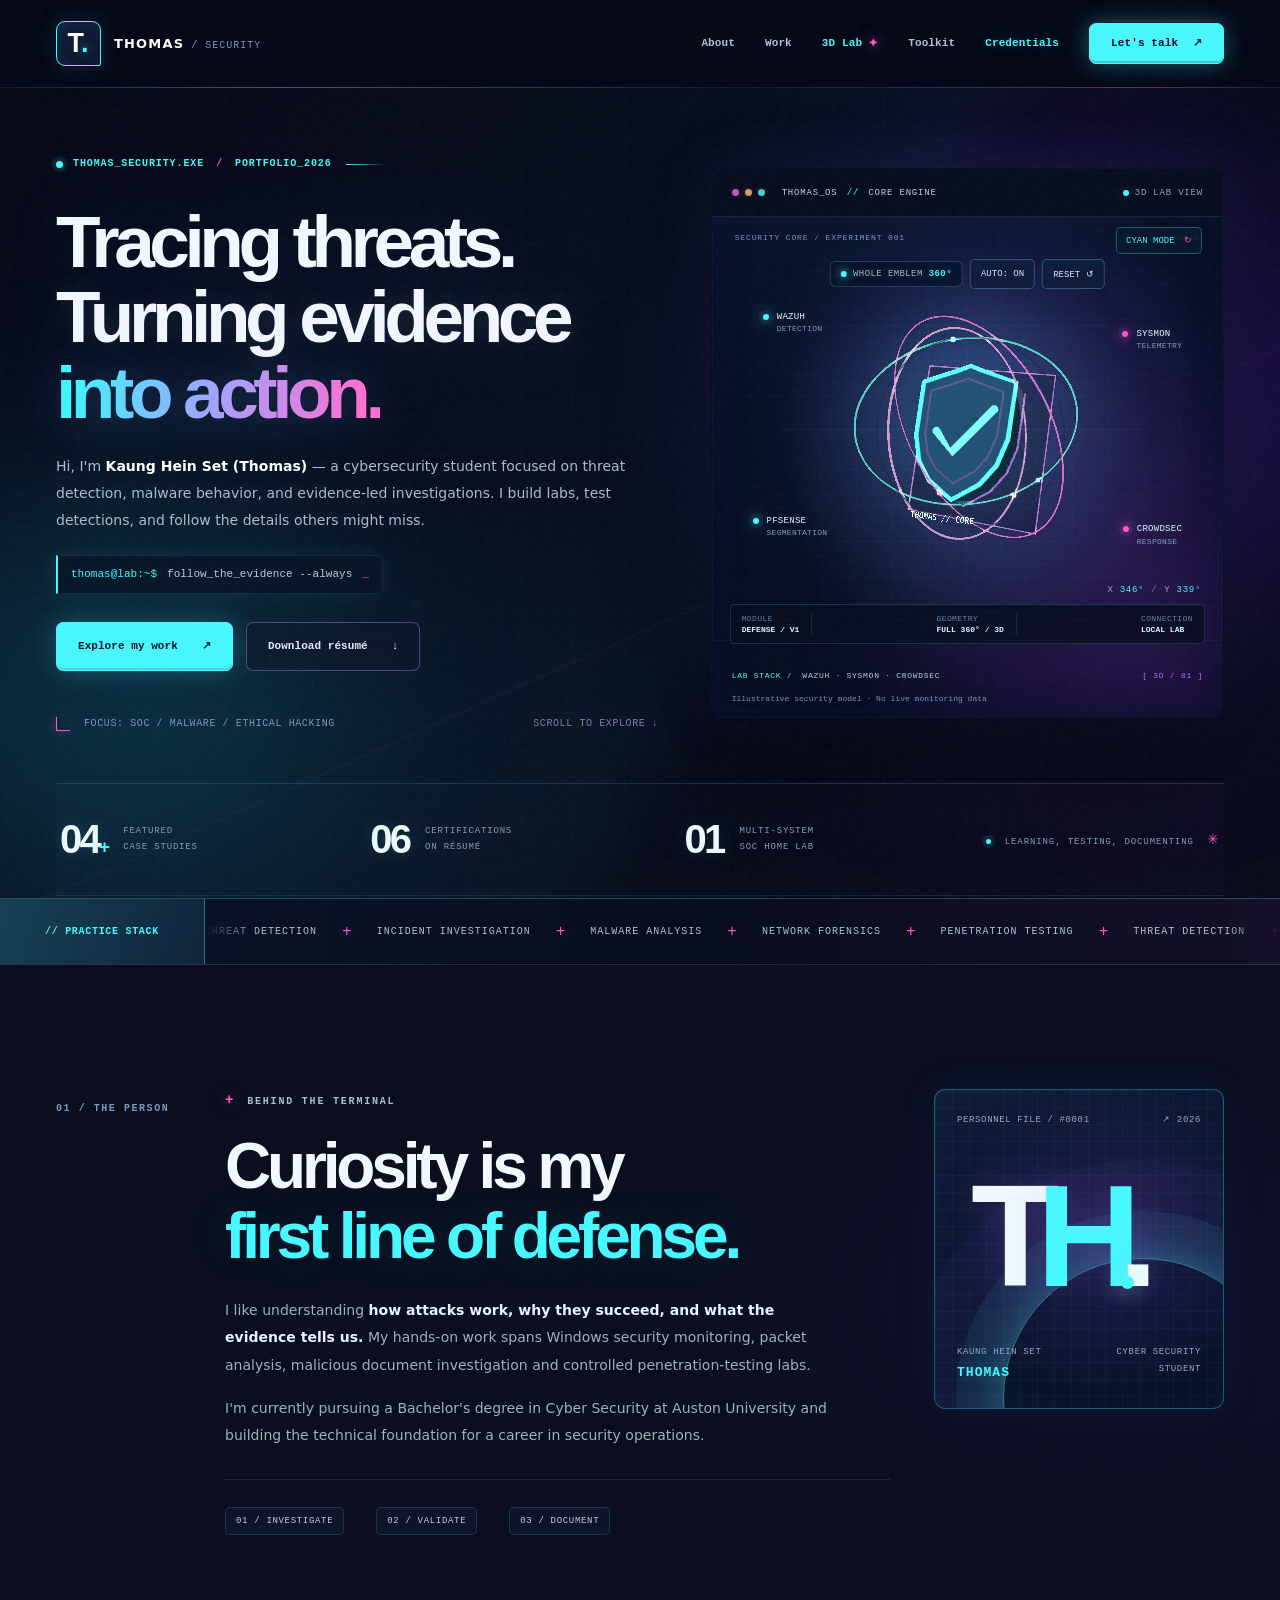
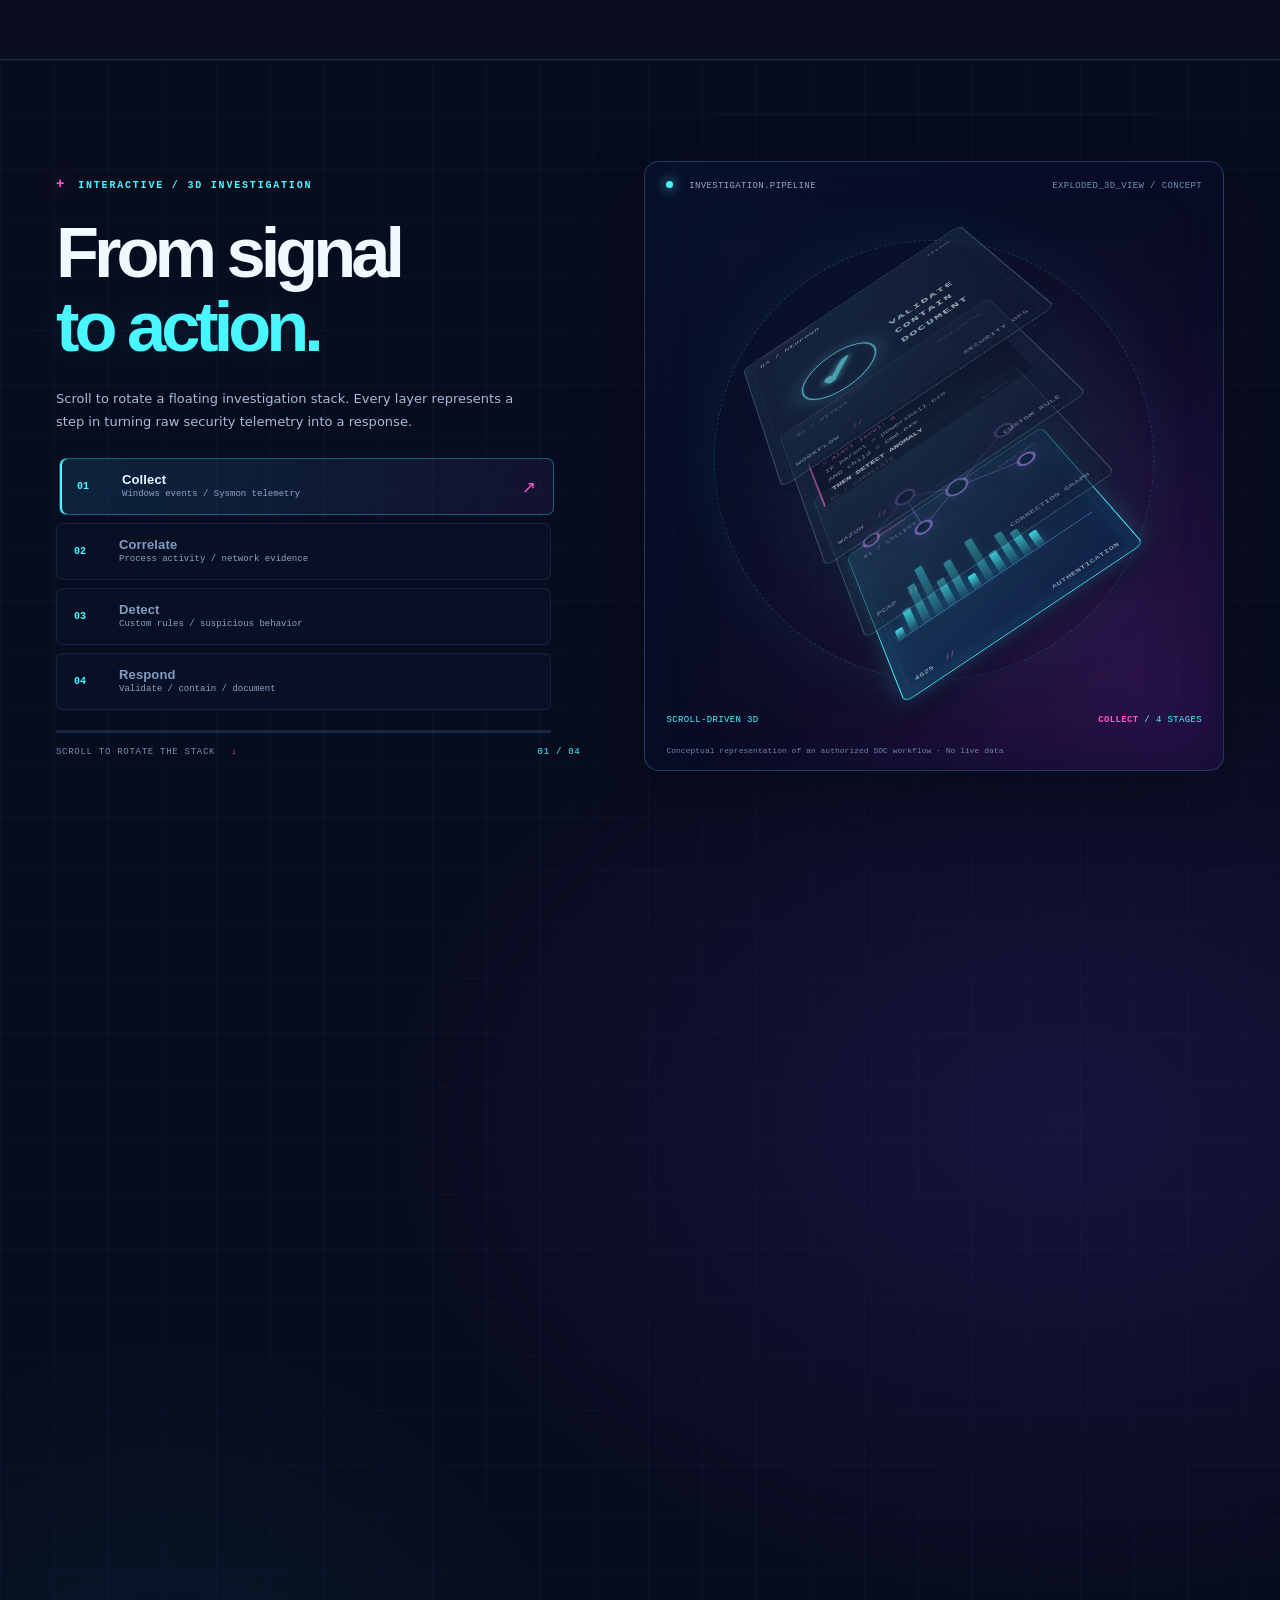
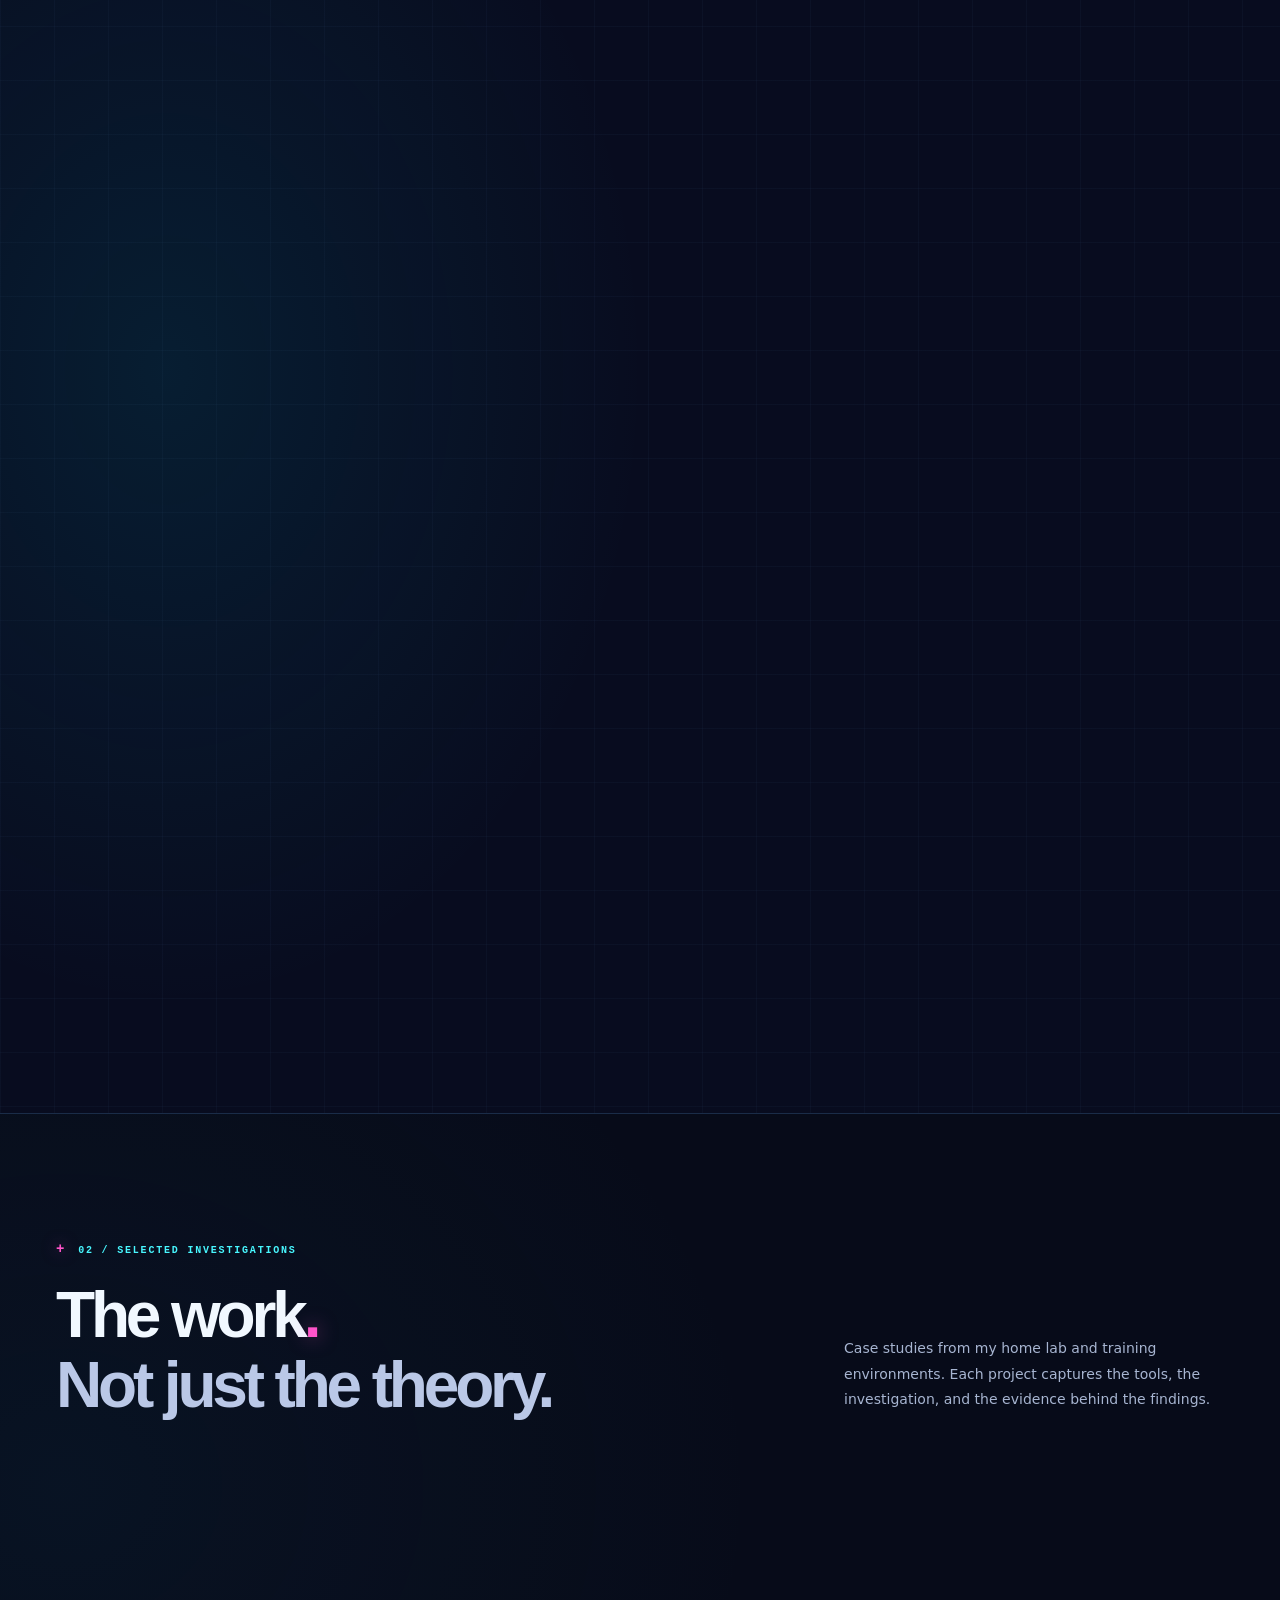
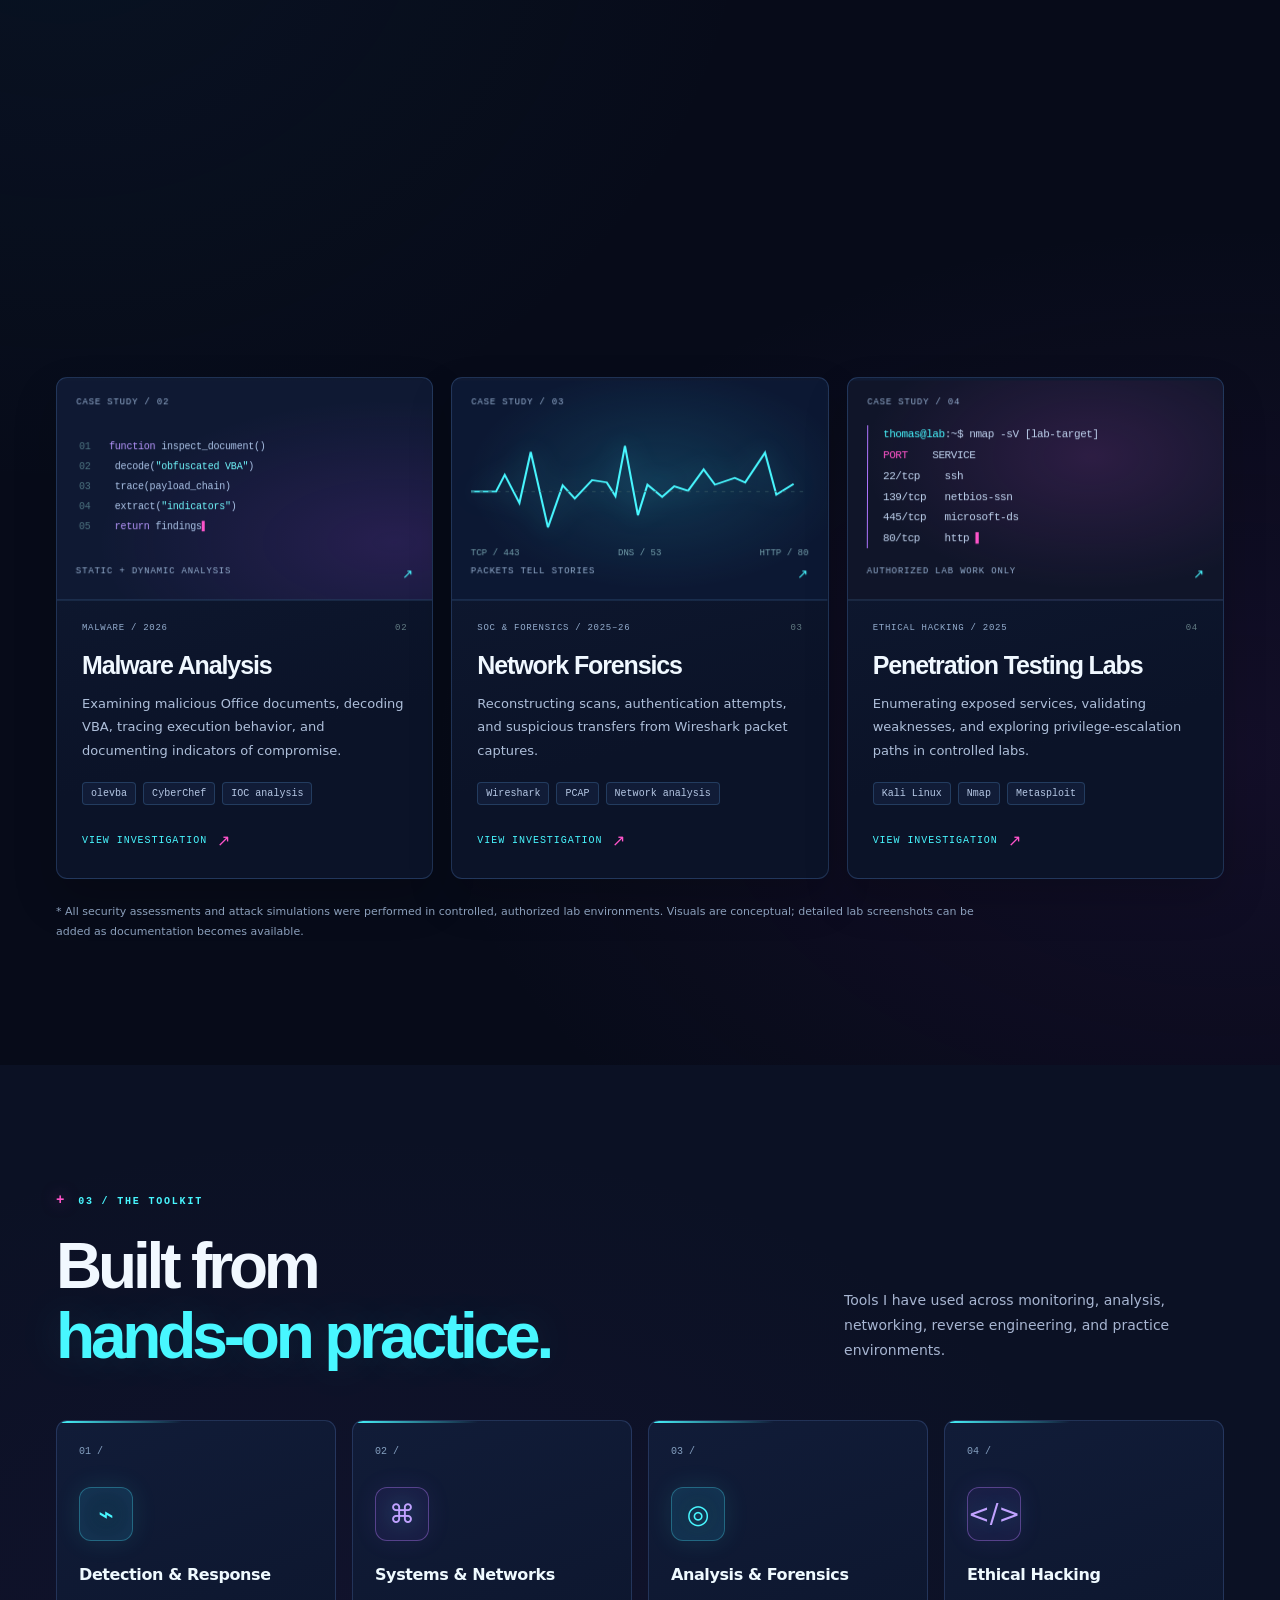
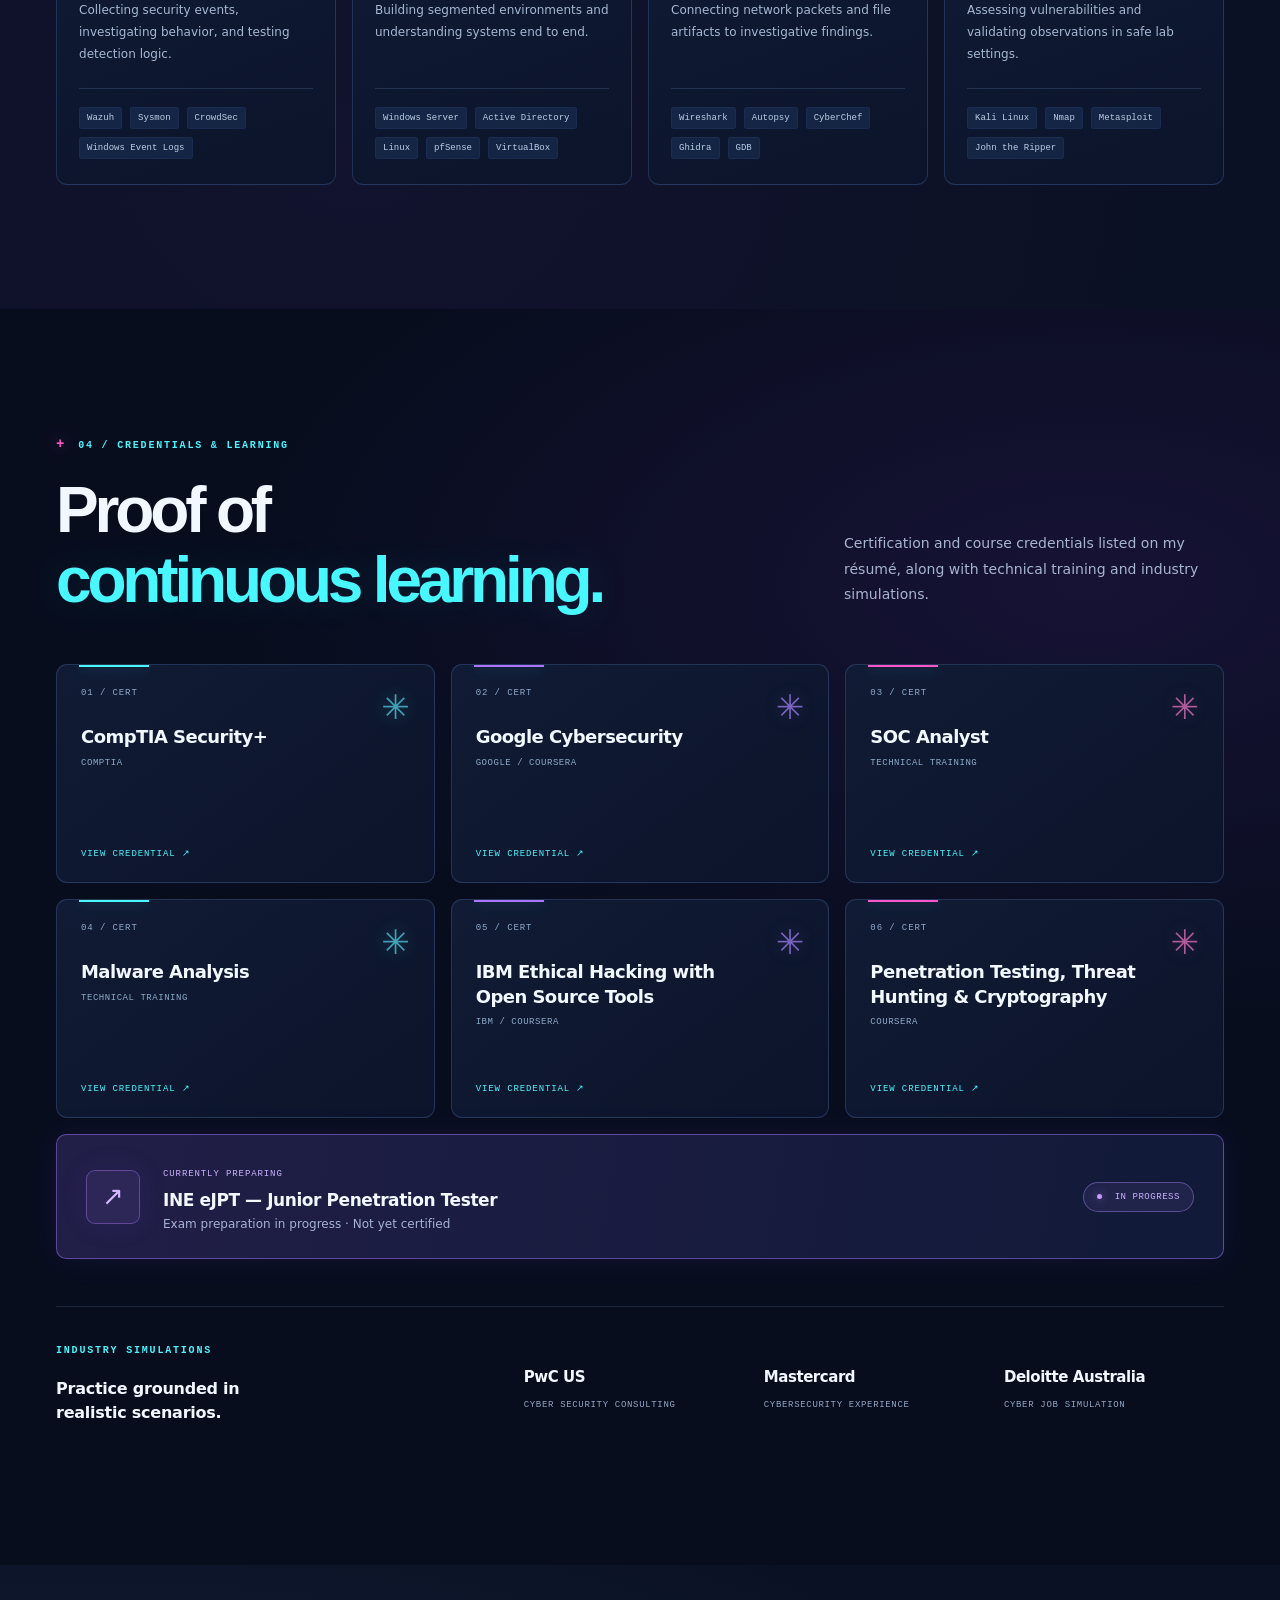
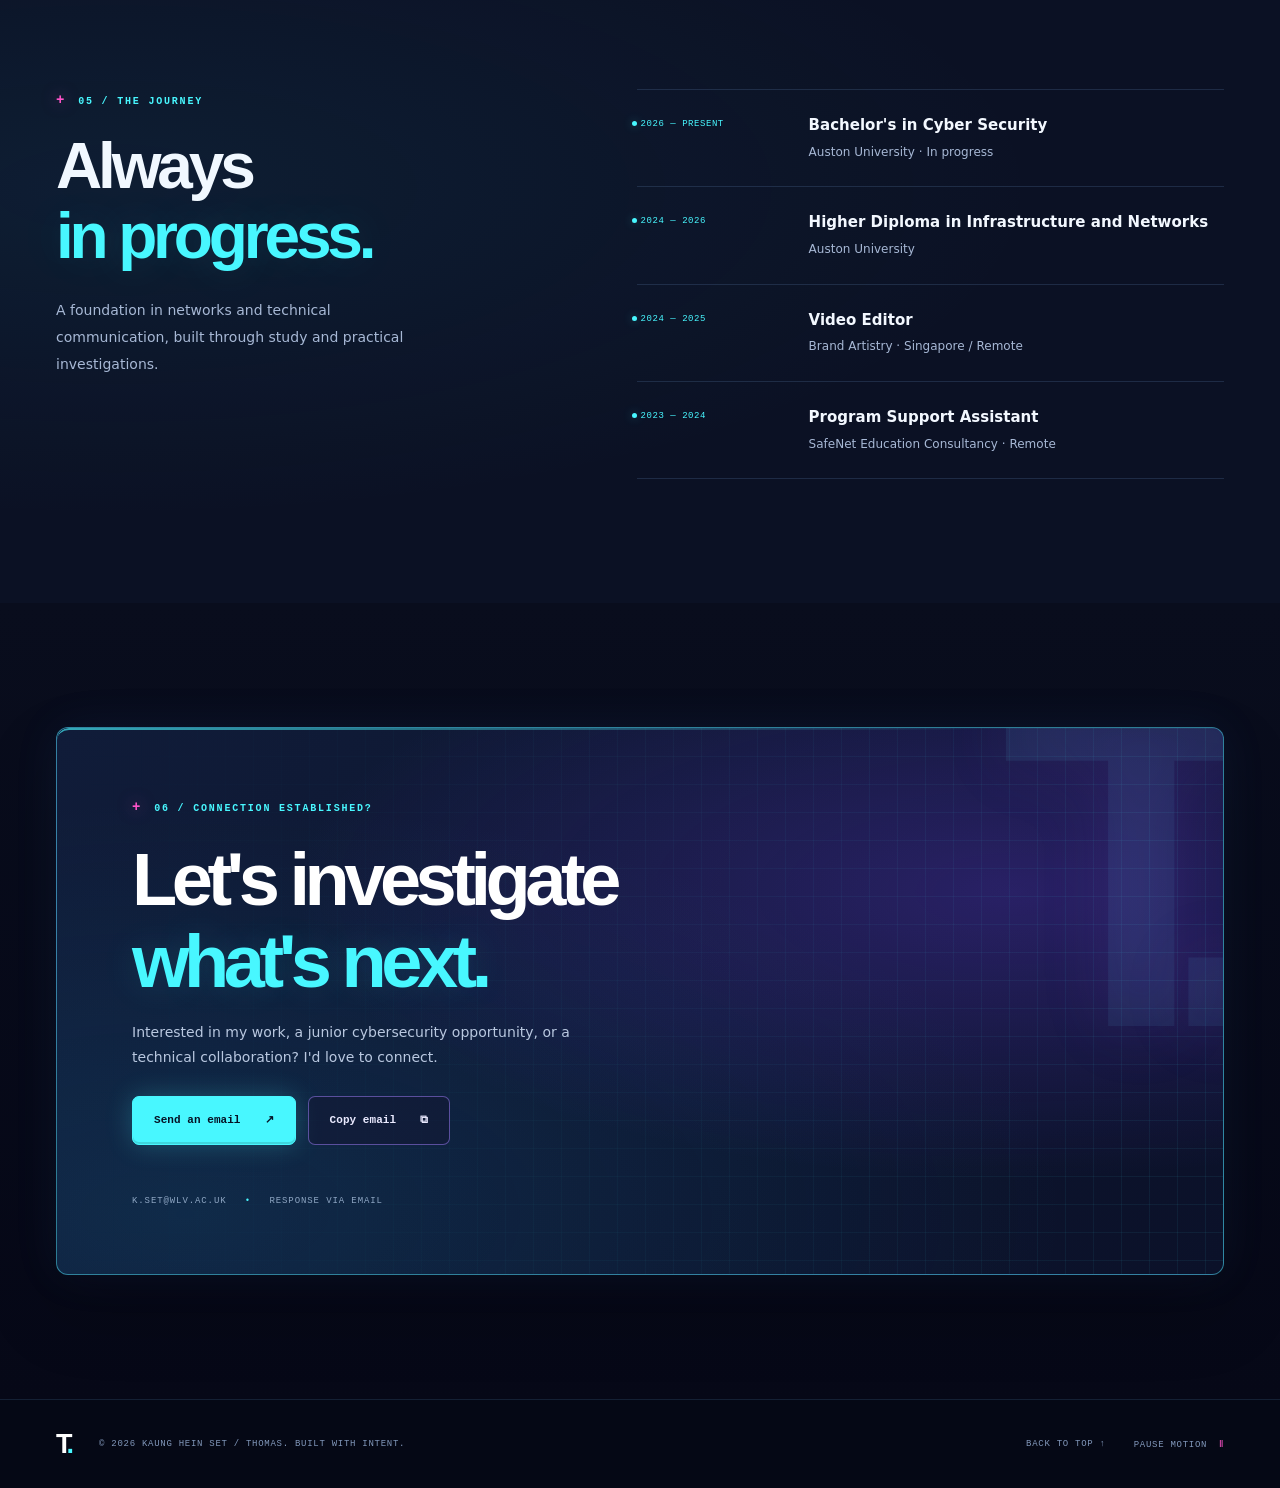
<file: index.html>
<!doctype html>
<html lang="en">
<head>
  <meta charset="utf-8">
  <meta name="viewport" content="width=device-width, initial-scale=1">
  <meta name="theme-color" content="#060916">
  <meta name="description" content="Kaung Hein Set (Thomas) — cybersecurity portfolio featuring SOC engineering, malware analysis, network forensics and ethical hacking lab projects.">
  <meta property="og:title" content="Thomas — Cybersecurity Portfolio">
  <meta property="og:description" content="SOC detection. Malware analysis. Evidence-led security investigations.">
  <meta property="og:type" content="website">
  <title>Thomas / Cybersecurity Portfolio</title>
  <link rel="icon" type="image/svg+xml" href="assets/favicon.svg">
  <link rel="stylesheet" href="styles.css"><link rel="stylesheet" href="neon.css"><link rel="stylesheet" href="depth3d.css"><link rel="stylesheet" href="core3d.css">
  <script defer src="script.js"></script><script defer src="neon.js"></script><script defer src="depth3d.js"></script><script defer src="core3d.js"></script><script defer src="core3d-fallback.js"></script>
</head>
<body data-root="">
<a class="skip-link" href="#main">Skip to content</a>
<div class="scroll-track" aria-hidden="true"><div class="scroll-progress"></div></div>
<header class="site-header" id="top">
  <div class="container nav-inner">
    <a class="brand" href="#top" aria-label="Thomas, back to top"><span class="brand-mark">T<span class="brand-dot">.</span></span><span class="brand-text">THOMAS<span class="brand-sub"> / SECURITY</span></span></a>
    <button class="menu-toggle" type="button" aria-label="Open navigation" aria-expanded="false" aria-controls="main-nav"><span></span><span></span><span></span></button>
    <nav id="main-nav" class="main-nav" aria-label="Main navigation">
      <a href="#about">About</a>
      <a href="#work">Work</a><a href="#lab-3d" class="nav-3d">3D Lab<span class="nav-3d__icon">✦</span></a>
      <a href="#toolkit">Toolkit</a>
      <a href="#credentials">Credentials</a>
      <a class="nav-contact" href="#contact">Let's talk <span aria-hidden="true">↗</span></a>
    </nav>
  </div>
</header>
<main id="main">
  <section class="hero" aria-labelledby="hero-title">
    <div class="hero-glow glow-one" aria-hidden="true"></div><div class="hero-glow glow-two" aria-hidden="true"></div>
    <div class="container hero-grid">
      <div class="hero-copy">
        <p class="eyebrow reveal"><span class="status-indicator"></span> THOMAS_SECURITY.EXE <span class="eyebrow-sep">/</span> PORTFOLIO_2026</p>
        <h1 id="hero-title" class="reveal">Tracing threats.<br><span class="type-outline">Turning evidence</span><br><span class="type-gradient">into action.</span></h1>
        <p class="hero-description reveal">Hi, I'm <strong>Kaung Hein Set (Thomas)</strong> — a cybersecurity student focused on threat detection, malware behavior, and evidence-led investigations. I build labs, test detections, and follow the details others might miss.</p>
        <div class="command-line reveal" aria-label="Current focus: detection, analysis, documentation"><span class="command-prompt">thomas@lab:~$</span><span class="command-text">follow_the_evidence --always</span><span class="command-caret" aria-hidden="true">_</span></div>
        <div class="hero-actions reveal"><a class="btn btn-primary" href="#work">Explore my work <span aria-hidden="true">↗</span></a><a class="btn btn-secondary" href="assets/Kaung_Hein_Set_Thomas_Resume.pdf" download>Download résumé <span aria-hidden="true">↓</span></a></div>
        <div class="hero-aside reveal"><span class="line-corner" aria-hidden="true"></span><span>FOCUS: SOC / MALWARE / ETHICAL HACKING</span><span class="hero-aside-end">SCROLL TO EXPLORE ↓</span></div>
      </div>
      <div class="hero-visual reveal hero-three-d" aria-label="Animated, floating 3D cybersecurity core — conceptual visualization, not live telemetry">
        <div class="visual-topline"><span class="window-controls" aria-hidden="true"><i></i><i></i><i></i></span><span class="window-name">THOMAS_OS <span class="visual-slash">//</span> CORE ENGINE</span><span class="window-status"><b></b> 3D LAB VIEW</span></div>
        <div class="visual-subline"><span>SECURITY CORE / EXPERIMENT 001</span><span>NOT LIVE DATA</span></div>
        <button id="spectrum-toggle" class="spectrum-toggle" type="button" aria-label="Switch neon palette" aria-pressed="false">COLOR SHIFT <span aria-hidden="true">↗</span></button>
        <div class="holo-viewport" role="group" aria-label="Interactive full 3D neon security emblem. The entire shield and its orbital rings rotate together in all directions.">
          <div class="holo-aura" aria-hidden="true"></div>
          <div class="holo-coordinate holo-coordinate--x" aria-hidden="true"></div><div class="holo-coordinate holo-coordinate--y" aria-hidden="true"></div>
          <canvas id="holo-core-canvas" class="holo-webgl" aria-label="Genuine 3D floating security emblem composed of an extruded shield, three orbital rings, a glass plate, and orbiting lights"></canvas>
          <div id="holo-core-fallback" class="holo-core-fallback" hidden aria-hidden="true"><div class="holo-fallback-orb"><i></i><i></i><i></i><div class="holo-fallback-shield"><svg viewBox="0 0 96 114" fill="none" xmlns="http://www.w3.org/2000/svg"><path d="M48 5 86 20v32c0 24-15.5 43-38 56C25.5 95 10 76 10 52V20L48 5Z" stroke="currentColor" stroke-width="4"/><path d="m29 55 13 13 25-29" stroke="currentColor" stroke-width="6" stroke-linecap="round" stroke-linejoin="round"/></svg></div></div></div>
          <div id="holo-drag-surface" class="holo-drag-surface" tabindex="0" role="group" aria-roledescription="rotatable 3D model" aria-label="Drag or swipe the whole shield and orbital rings in any direction through 360 degrees. Arrow keys rotate; Home resets; Space pauses auto rotation."></div>
          <div class="holo-rotor-bar" role="group" aria-label="3D emblem controls">
            <span class="holo-rotor-bar__label"><span class="holo-rotor-bar__pulse" aria-hidden="true"></span>WHOLE EMBLEM <b>360&#176;</b></span>
            <button id="holo-auto-toggle" type="button" aria-pressed="true" title="Pause automatic 3D rotation">AUTO: ON</button>
            <button id="holo-reset" type="button" title="Reset 3D emblem viewing angle">RESET &#8634;</button>
          </div>
          <div class="holo-angle-readout" aria-hidden="true">X <span id="holo-angle-x">346&#176;</span><span class="holo-angle-readout__sep">/</span>Y <span id="holo-angle-y">335&#176;</span></div>
          <div class="holo-node holo-node--a"><span class="holo-node__dot"></span><span>WAZUH<br><small>DETECTION</small></span></div>
          <div class="holo-node holo-node--b"><span class="holo-node__dot"></span><span>SYSMON<br><small>TELEMETRY</small></span></div>
          <div class="holo-node holo-node--c"><span class="holo-node__dot"></span><span>PFSENSE<br><small>SEGMENTATION</small></span></div>
          <div class="holo-node holo-node--d"><span class="holo-node__dot"></span><span>CROWDSEC<br><small>RESPONSE</small></span></div>
        </div>
        <div class="holo-readouts" aria-hidden="true"><div><span>MODULE</span><strong>DEFENSE / V1</strong></div><div><span>GEOMETRY</span><strong>FULL 360&#176; / 3D</strong></div><div><span>CONNECTION</span><strong>LOCAL LAB</strong></div></div>
        <div class="visual-footer"><span class="visual-footer-label">LAB STACK /</span><span>WAZUH · SYSMON · CROWDSEC</span><span class="data-right">[ 3D / 01 ]</span></div>
        <div class="visual-footnote">Illustrative security model · No live monitoring data</div>
      </div>
    </div>
    <div class="container stats-bar reveal" aria-label="Portfolio overview">
      <div class="stat"><span class="stat-num">04<span>+</span></span><span class="stat-text">FEATURED<br>CASE STUDIES</span></div>
      <div class="stat"><span class="stat-num">06</span><span class="stat-text">CERTIFICATIONS<br>ON RÉSUMÉ</span></div>
      <div class="stat"><span class="stat-num">01</span><span class="stat-text">MULTI-SYSTEM<br>SOC HOME LAB</span></div>
      <div class="stat-status"><span class="status-indicator"></span> LEARNING, TESTING, DOCUMENTING <span class="asterisk">✳</span></div>
    </div>
  </section>

  <div class="signal-ticker" aria-label="Security practice areas"><div class="ticker-label">// PRACTICE STACK</div><div class="ticker-viewport"><div class="ticker-track" aria-hidden="true"><span>THREAT DETECTION</span><b>+</b><span>INCIDENT INVESTIGATION</span><b>+</b><span>MALWARE ANALYSIS</span><b>+</b><span>NETWORK FORENSICS</span><b>+</b><span>PENETRATION TESTING</span><b>+</b><span>THREAT DETECTION</span><b>+</b><span>INCIDENT INVESTIGATION</span><b>+</b><span>MALWARE ANALYSIS</span><b>+</b><span>NETWORK FORENSICS</span><b>+</b><span>PENETRATION TESTING</span><b>+</b></div></div></div>

  <section id="about" class="section section-about">
    <div class="container about-grid">
      <div class="section-index reveal"><span>01 / THE PERSON</span><span class="side-line"></span></div>
      <div class="about-main reveal"><p class="section-kicker">BEHIND THE TERMINAL</p><h2 class="heading-large">Curiosity is my<br><em>first line of defense.</em></h2><p>I like understanding <strong>how attacks work, why they succeed, and what the evidence tells us.</strong> My hands-on work spans Windows security monitoring, packet analysis, malicious document investigation and controlled penetration-testing labs.</p><p>I'm currently pursuing a Bachelor's degree in Cyber Security at Auston University and building the technical foundation for a career in security operations.</p><div class="about-values"><span>01 / INVESTIGATE</span><span>02 / VALIDATE</span><span>03 / DOCUMENT</span></div></div>
      <div class="about-side reveal"><div class="about-side-head"><span>PERSONNEL FILE / #0001</span><span>↗ 2026</span></div><div class="big-monogram" aria-hidden="true">T<span>H</span>.</div><div class="about-side-bottom"><span>KAUNG HEIN SET<br><strong>THOMAS</strong></span><span>CYBER SECURITY<br>STUDENT</span></div></div>
    </div>
  </section>


  <!-- A scroll-driven 3D narrative: visualizes the investigation workflow, not real-time security events. -->
  <section id="lab-3d" class="depth-story" aria-labelledby="depth-story-title">
    <div class="depth-story__sticky">
      <div class="container depth-story__layout">
        <div class="depth-story__copy">
          <p class="section-kicker">INTERACTIVE / 3D INVESTIGATION</p>
          <h2 id="depth-story-title" class="heading-large">From signal<br><em>to action.</em></h2>
          <p class="depth-story__intro">Scroll to rotate a floating investigation stack. Every layer represents a step in turning raw security telemetry into a response.</p>
          <div class="depth-phases" aria-label="Stages of security investigation">
            <button type="button" class="depth-phase is-current" data-depth-phase="0" aria-current="step"><span class="depth-phase__number">01</span><span class="depth-phase__copy"><strong>Collect</strong><small>Windows events / Sysmon telemetry</small></span><span class="depth-phase__arrow">↗</span></button>
            <button type="button" class="depth-phase" data-depth-phase="1"><span class="depth-phase__number">02</span><span class="depth-phase__copy"><strong>Correlate</strong><small>Process activity / network evidence</small></span><span class="depth-phase__arrow">↗</span></button>
            <button type="button" class="depth-phase" data-depth-phase="2"><span class="depth-phase__number">03</span><span class="depth-phase__copy"><strong>Detect</strong><small>Custom rules / suspicious behavior</small></span><span class="depth-phase__arrow">↗</span></button>
            <button type="button" class="depth-phase" data-depth-phase="3"><span class="depth-phase__number">04</span><span class="depth-phase__copy"><strong>Respond</strong><small>Validate / contain / document</small></span><span class="depth-phase__arrow">↗</span></button>
          </div>
          <div class="depth-scroll-meter" aria-hidden="true"><span class="depth-scroll-meter__bar"></span></div>
          <p class="depth-instruction">SCROLL TO ROTATE THE STACK <span aria-hidden="true">↓</span><span class="depth-stage-index" id="depth-stage-index">01 / 04</span></p>
        </div>
        <div class="depth-story__visual">
          <div class="depth-visual__header"><span><i></i> INVESTIGATION.PIPELINE</span><span>EXPLODED_3D_VIEW / CONCEPT</span></div>
          <div class="depth-visual__grid" aria-hidden="true"></div>
          <div class="depth-visual__halo" aria-hidden="true"></div>
          <div class="depth-scene" role="img" aria-label="Interactive stack of four floating glass layers: collect, correlate, detect, and respond">
            <div class="depth-stack" id="depth-stack" aria-hidden="true">
              <div class="depth-layer depth-layer--events is-highlighted" data-layer="0"><div class="depth-layer__top"><span>01 / COLLECT</span><span>EVENT LOGS</span></div><div class="depth-wave"><i></i><i></i><i></i><i></i><i></i><i></i><i></i><i></i><i></i><i></i><i></i><i></i></div><div class="depth-layer__footer">4625 <span>//</span> AUTHENTICATION</div></div>
              <div class="depth-layer depth-layer--traffic" data-layer="1"><div class="depth-layer__top"><span>02 / CORRELATE</span><span>NETWORK</span></div><svg class="depth-network" viewBox="0 0 240 120" fill="none" aria-hidden="true"><path d="M24 60 76 27 128 67 202 25M76 27l2 68 50-28 74 28" stroke="currentColor" stroke-width="1.5" stroke-opacity=".65"/><circle cx="24" cy="60" r="9"/><circle cx="76" cy="27" r="11"/><circle cx="78" cy="95" r="9"/><circle cx="128" cy="67" r="12"/><circle cx="202" cy="25" r="10"/><circle cx="202" cy="95" r="9"/></svg><div class="depth-layer__footer">PCAP <span>//</span> CONNECTION GRAPH</div></div>
              <div class="depth-layer depth-layer--rules" data-layer="2"><div class="depth-layer__top"><span>03 / DETECT</span><span>RULE ENGINE</span></div><div class="depth-rule"><span>&gt; alert level: 8</span><span>IF parent = powershell.exe</span><span>AND child = cmd.exe</span><b>THEN DETECT ANOMALY</b></div><div class="depth-layer__footer">WAZUH <span>//</span> CUSTOM RULE</div></div>
              <div class="depth-layer depth-layer--response" data-layer="3"><div class="depth-layer__top"><span>04 / RESPOND</span><span>TRIAGE</span></div><div class="depth-response"><span class="depth-response__icon">✓</span><span>VALIDATE<br>CONTAIN<br>DOCUMENT</span></div><div class="depth-layer__footer">WORKFLOW <span>//</span> SECURITY OPS</div></div>
            </div>
          </div>
          <div class="depth-visual__footer"><span>SCROLL-DRIVEN 3D</span><span><b id="depth-stage-name">COLLECT</b> / 4 STAGES</span></div>
          <p class="depth-visual__note">Conceptual representation of an authorized SOC workflow · No live data</p>
        </div>
      </div>
    </div>
  </section>

  <section id="work" class="section section-work">
    <div class="container">
      <div class="section-top reveal"><div><p class="section-kicker">02 / SELECTED INVESTIGATIONS</p><h2 class="heading-large">The work<span class="dot-accent">.</span><br><span class="soft-heading">Not just the theory.</span></h2></div><p>Case studies from my home lab and training environments. Each project captures the tools, the investigation, and the evidence behind the findings.</p></div>
      <div class="filter-row reveal" role="group" aria-label="Filter cybersecurity projects"><button class="filter-btn is-active" type="button" data-filter="all" aria-pressed="true">All projects <span>04</span></button><button class="filter-btn" type="button" data-filter="defense" aria-pressed="false">SOC &amp; forensics</button><button class="filter-btn" type="button" data-filter="malware" aria-pressed="false">Malware</button><button class="filter-btn" type="button" data-filter="offense" aria-pressed="false">Offensive</button><span class="filter-result" id="filter-status" aria-live="polite">SHOWING 04 / 04</span></div>
      <div class="projects-grid">
        <a class="project-card project-featured reveal" href="projects/soc-home-lab.html" data-category="defense" aria-label="Read SOC Home Lab project case study">
          <div class="featured-copy"><div class="project-top"><span>01 / FEATURED PROJECT</span><span>2026 — ONGOING</span></div><span class="project-kind"><span class="project-icon">⌖</span> SECURITY OPERATIONS <span class="project-kind-dot">// BLUE TEAM</span></span><h3>SOC Home Lab<span class="dot-accent">.</span></h3><p>A segmented Windows environment for collecting telemetry, detecting suspicious activity, and investigating simulated attacks using open-source tooling.</p><div class="tag-row"><span>Wazuh</span><span>Sysmon</span><span>CrowdSec</span><span>pfSense</span><span>Active Directory</span></div><span class="project-link">EXPLORE CASE STUDY <span aria-hidden="true">↗</span></span></div>
          <div class="featured-art" aria-hidden="true"><div class="panel-label"><span>NETWORK / SCHEMATIC</span><span>FIG. 01</span></div><svg class="topology" viewBox="0 0 420 285" role="img" aria-label="Illustrative network layout"><defs><linearGradient id="nodeGradient" x1="0" y1="0" x2="1" y2="1"><stop offset="0" stop-color="#94ffe0"/><stop offset="1" stop-color="#527fc4"/></linearGradient></defs><path d="M205 51V103M205 154V202M205 128H83V202M205 128H329V202" fill="none" stroke="#34525d" stroke-width="1.5" stroke-dasharray="4 5"/><rect x="145" y="18" width="120" height="42" rx="8" fill="#101d29" stroke="#477565"/><text x="205" y="36" fill="#d9fff4" font-size="12" text-anchor="middle">pfSense</text><text x="205" y="49" fill="#86b6ac" font-size="9" text-anchor="middle">FIREWALL</text><rect x="152" y="104" width="106" height="52" rx="8" fill="#172b32" stroke="#7df5ca"/><text x="205" y="126" fill="#e6fff8" font-size="12" text-anchor="middle">WAZUH</text><text x="205" y="140" fill="#9ab9b2" font-size="9" text-anchor="middle">SIEM</text><rect x="22" y="202" width="118" height="51" rx="8" fill="#101d29" stroke="#35575c"/><text x="81" y="223" fill="#dcf8f3" font-size="11" text-anchor="middle">ACTIVE DIRECTORY</text><text x="81" y="239" fill="#819d9b" font-size="9" text-anchor="middle">SERVER</text><rect x="155" y="202" width="101" height="51" rx="8" fill="#101d29" stroke="#35575c"/><text x="205" y="223" fill="#dcf8f3" font-size="11" text-anchor="middle">WINDOWS 10</text><text x="205" y="239" fill="#819d9b" font-size="9" text-anchor="middle">ENDPOINT</text><rect x="283" y="202" width="116" height="51" rx="8" fill="#101d29" stroke="#35575c"/><text x="341" y="223" fill="#dcf8f3" font-size="11" text-anchor="middle">T-POT</text><text x="341" y="239" fill="#819d9b" font-size="9" text-anchor="middle">DMZ HONEYPOT</text><circle cx="205" cy="103" r="3.5" fill="#7df5ca"/><circle cx="205" cy="202" r="3.5" fill="#7df5ca"/><circle cx="81" cy="202" r="3.5" fill="#7df5ca"/><circle cx="341" cy="202" r="3.5" fill="#7df5ca"/></svg><div class="panel-bottom">MULTI-VM LAB <span>—</span> CONCEPT DIAGRAM</div></div>
        </a>
        <a class="project-card reveal" href="projects/malware-analysis.html" data-category="malware" aria-label="Read Malware Analysis project case study"><div class="card-art art-malware" aria-hidden="true"><span class="art-cap">CASE STUDY / 02</span><div class="code-art"><span><i>01</i><b>function</b> inspect_document()</span><span><i>02</i> decode(<em>"obfuscated VBA"</em>)</span><span><i>03</i> trace(payload_chain)</span><span><i>04</i> extract(<em>"indicators"</em>)</span><span><i>05</i> <b>return</b> findings<span class="cursor-char">▌</span></span></div><span class="art-bottom">STATIC + DYNAMIC ANALYSIS <span>↗</span></span></div><div class="card-text"><div class="card-meta">MALWARE / 2026 <span>02</span></div><h3>Malware Analysis</h3><p>Examining malicious Office documents, decoding VBA, tracing execution behavior, and documenting indicators of compromise.</p><div class="tag-row"><span>olevba</span><span>CyberChef</span><span>IOC analysis</span></div><span class="project-link">VIEW INVESTIGATION <span aria-hidden="true">↗</span></span></div></a>
        <a class="project-card reveal" href="projects/network-forensics.html" data-category="defense" aria-label="Read Network Forensics project case study"><div class="card-art art-network" aria-hidden="true"><span class="art-cap">CASE STUDY / 03</span><div class="waveform"><svg viewBox="0 0 390 122" preserveAspectRatio="none"><path d="M0 70H29l10-22 17 37 13-67 20 99 17-55 14 17 20-24 17 3 10 18 11-66 15 91 11-40 17 16 14-14 16 6 18-28 13 20 23-9 12 6 23-39 13 55 20-14" fill="none" stroke="#8bf5d2" stroke-width="2.4"/><path d="M0 70H390" stroke="#335461" stroke-width="1" stroke-dasharray="4 6"/></svg></div><div class="network-ids"><span>TCP / 443</span><span>DNS / 53</span><span>HTTP / 80</span></div><span class="art-bottom">PACKETS TELL STORIES <span>↗</span></span></div><div class="card-text"><div class="card-meta">SOC &amp; FORENSICS / 2025–26 <span>03</span></div><h3>Network Forensics</h3><p>Reconstructing scans, authentication attempts, and suspicious transfers from Wireshark packet captures.</p><div class="tag-row"><span>Wireshark</span><span>PCAP</span><span>Network analysis</span></div><span class="project-link">VIEW INVESTIGATION <span aria-hidden="true">↗</span></span></div></a>
        <a class="project-card reveal" href="projects/penetration-testing.html" data-category="offense" aria-label="Read Penetration Testing Lab project case study"><div class="card-art art-offense" aria-hidden="true"><span class="art-cap">CASE STUDY / 04</span><div class="terminal-art"><span><b>thomas@lab</b>:~$ nmap -sV [lab-target]</span><span><i>PORT</i> &nbsp;&nbsp; SERVICE</span><span>22/tcp&nbsp;&nbsp;&nbsp; ssh</span><span>139/tcp&nbsp;&nbsp; netbios-ssn</span><span>445/tcp&nbsp;&nbsp; microsoft-ds</span><span>80/tcp&nbsp;&nbsp;&nbsp; http <i>▌</i></span></div><span class="art-bottom">AUTHORIZED LAB WORK ONLY <span>↗</span></span></div><div class="card-text"><div class="card-meta">ETHICAL HACKING / 2025 <span>04</span></div><h3>Penetration Testing Labs</h3><p>Enumerating exposed services, validating weaknesses, and exploring privilege-escalation paths in controlled labs.</p><div class="tag-row"><span>Kali Linux</span><span>Nmap</span><span>Metasploit</span></div><span class="project-link">VIEW INVESTIGATION <span aria-hidden="true">↗</span></span></div></a>
      </div>
      <p class="work-footnote reveal">* All security assessments and attack simulations were performed in controlled, authorized lab environments. Visuals are conceptual; detailed lab screenshots can be added as documentation becomes available.</p>
    </div>
  </section>

  <section id="toolkit" class="section section-toolkit"><div class="container"><div class="section-top reveal"><div><p class="section-kicker">03 / THE TOOLKIT</p><h2 class="heading-large">Built from<br><em>hands-on practice.</em></h2></div><p>Tools I have used across monitoring, analysis, networking, reverse engineering, and practice environments.</p></div><div class="toolkit-grid">
    <div class="toolkit-card reveal"><div class="toolkit-number">01 /</div><div class="toolkit-icon" aria-hidden="true">⌁</div><h3>Detection &amp; Response</h3><p>Collecting security events, investigating behavior, and testing detection logic.</p><div class="skill-list"><span>Wazuh</span><span>Sysmon</span><span>CrowdSec</span><span>Windows Event Logs</span></div></div>
    <div class="toolkit-card reveal"><div class="toolkit-number">02 /</div><div class="toolkit-icon" aria-hidden="true">⌘</div><h3>Systems &amp; Networks</h3><p>Building segmented environments and understanding systems end to end.</p><div class="skill-list"><span>Windows Server</span><span>Active Directory</span><span>Linux</span><span>pfSense</span><span>VirtualBox</span></div></div>
    <div class="toolkit-card reveal"><div class="toolkit-number">03 /</div><div class="toolkit-icon" aria-hidden="true">◎</div><h3>Analysis &amp; Forensics</h3><p>Connecting network packets and file artifacts to investigative findings.</p><div class="skill-list"><span>Wireshark</span><span>Autopsy</span><span>CyberChef</span><span>Ghidra</span><span>GDB</span></div></div>
    <div class="toolkit-card reveal"><div class="toolkit-number">04 /</div><div class="toolkit-icon" aria-hidden="true">&lt;/&gt;</div><h3>Ethical Hacking</h3><p>Assessing vulnerabilities and validating observations in safe lab settings.</p><div class="skill-list"><span>Kali Linux</span><span>Nmap</span><span>Metasploit</span><span>John the Ripper</span></div></div>
  </div></div></section>

  <section id="credentials" class="section section-credentials"><div class="container"><div class="section-top reveal"><div><p class="section-kicker">04 / CREDENTIALS &amp; LEARNING</p><h2 class="heading-large">Proof of<br><em>continuous learning.</em></h2></div><p>Certification and course credentials listed on my résumé, along with technical training and industry simulations.</p></div>
    <div class="cert-grid">
      <a class="cert-card reveal" href="https://drive.google.com/file/d/1UOigM2EeYtjtVbqZRenx8_Wav1sKGLm-/view?usp=share_link" target="_blank" rel="noopener noreferrer"><span class="cert-index">01 / CERT</span><span class="cert-symbol">✳</span><h3>CompTIA Security+</h3><span class="cert-issuer">COMPTIA</span><span class="cert-arrow">VIEW CREDENTIAL ↗</span></a>
      <a class="cert-card reveal" href="https://coursera.org/share/65980c5cc62708147486e934cd20dfd4" target="_blank" rel="noopener noreferrer"><span class="cert-index">02 / CERT</span><span class="cert-symbol">✳</span><h3>Google Cybersecurity</h3><span class="cert-issuer">GOOGLE / COURSERA</span><span class="cert-arrow">VIEW CREDENTIAL ↗</span></a>
      <a class="cert-card reveal" href="https://drive.google.com/file/d/14TPeA8HOu-Jv7d_1ol53A5vGFyztVQpq/view?usp=drive_link" target="_blank" rel="noopener noreferrer"><span class="cert-index">03 / CERT</span><span class="cert-symbol">✳</span><h3>SOC Analyst</h3><span class="cert-issuer">TECHNICAL TRAINING</span><span class="cert-arrow">VIEW CREDENTIAL ↗</span></a>
      <a class="cert-card reveal" href="https://drive.google.com/file/d/177lMLkmtPHKeysmbH5JHoDOe1znHnOif/view?usp=drive_link" target="_blank" rel="noopener noreferrer"><span class="cert-index">04 / CERT</span><span class="cert-symbol">✳</span><h3>Malware Analysis</h3><span class="cert-issuer">TECHNICAL TRAINING</span><span class="cert-arrow">VIEW CREDENTIAL ↗</span></a>
      <a class="cert-card reveal" href="https://coursera.org/share/15e40ed767baf465e384ef7ef2f7c478" target="_blank" rel="noopener noreferrer"><span class="cert-index">05 / CERT</span><span class="cert-symbol">✳</span><h3>IBM Ethical Hacking with Open Source Tools</h3><span class="cert-issuer">IBM / COURSERA</span><span class="cert-arrow">VIEW CREDENTIAL ↗</span></a>
      <a class="cert-card reveal" href="https://coursera.org/share/64eeb9921a751c5ef7592b14711ee605" target="_blank" rel="noopener noreferrer"><span class="cert-index">06 / CERT</span><span class="cert-symbol">✳</span><h3>Penetration Testing, Threat Hunting &amp; Cryptography</h3><span class="cert-issuer">COURSERA</span><span class="cert-arrow">VIEW CREDENTIAL ↗</span></a>
    </div>
    <div class="preparing-row reveal"><div class="prep-icon" aria-hidden="true">↗</div><div><span class="prep-kicker">CURRENTLY PREPARING</span><h3>INE eJPT — Junior Penetration Tester</h3><p>Exam preparation in progress · Not yet certified</p></div><span class="prep-status"><span class="pulse-dot"></span> IN PROGRESS</span></div>
    <div class="simulations reveal"><div><span class="small-eyebrow">INDUSTRY SIMULATIONS</span><h3>Practice grounded in realistic scenarios.</h3></div><div class="simulation-list"><span>PwC US <small>CYBER SECURITY CONSULTING</small></span><span>Mastercard <small>CYBERSECURITY EXPERIENCE</small></span><span>Deloitte Australia <small>CYBER JOB SIMULATION</small></span></div></div>
  </div></section>

  <section id="journey" class="section section-journey"><div class="container journey-grid"><div class="reveal"><p class="section-kicker">05 / THE JOURNEY</p><h2 class="heading-large">Always<br><em>in progress.</em></h2><p class="journey-intro">A foundation in networks and technical communication, built through study and practical investigations.</p></div><div class="timeline reveal">
    <div class="timeline-item"><span class="timeline-date">2026 — PRESENT</span><div><h3>Bachelor's in Cyber Security</h3><p>Auston University · In progress</p></div></div>
    <div class="timeline-item"><span class="timeline-date">2024 — 2026</span><div><h3>Higher Diploma in Infrastructure and Networks</h3><p>Auston University</p></div></div>
    <div class="timeline-item"><span class="timeline-date">2024 — 2025</span><div><h3>Video Editor</h3><p>Brand Artistry · Singapore / Remote</p></div></div>
    <div class="timeline-item"><span class="timeline-date">2023 — 2024</span><div><h3>Program Support Assistant</h3><p>SafeNet Education Consultancy · Remote</p></div></div>
  </div></div></section>

  <section id="contact" class="section section-contact"><div class="container"><div class="contact-wrap reveal"><div class="contact-bg" aria-hidden="true">T.</div><p class="section-kicker">06 / CONNECTION ESTABLISHED?</p><h2>Let's investigate<br><em>what's next.</em></h2><p>Interested in my work, a junior cybersecurity opportunity, or a technical collaboration? I'd love to connect.</p><div class="contact-actions"><a class="btn btn-primary" href="mailto:k.set@wlv.ac.uk?subject=Cybersecurity%20Portfolio%20Inquiry">Send an email <span aria-hidden="true">↗</span></a><button class="btn btn-copy" type="button" data-copy-email="k.set@wlv.ac.uk">Copy email <span aria-hidden="true">⧉</span></button></div><span class="copy-status" role="status" aria-live="polite"></span><div class="contact-direct">K.SET@WLV.AC.UK <span>•</span> RESPONSE VIA EMAIL</div></div></div></section>
</main>
<footer class="site-footer"><div class="container footer-inner"><span class="footer-logo">T<span>.</span></span><p>© <span id="year">2026</span> KAUNG HEIN SET / THOMAS. BUILT WITH INTENT.</p><a href="#top">BACK TO TOP ↑</a><button type="button" class="motion-toggle" id="motion-toggle" aria-pressed="false" aria-label="Pause decorative animations">PAUSE MOTION <span aria-hidden="true">Ⅱ</span></button></div></footer>
</body>
</html>
</file>
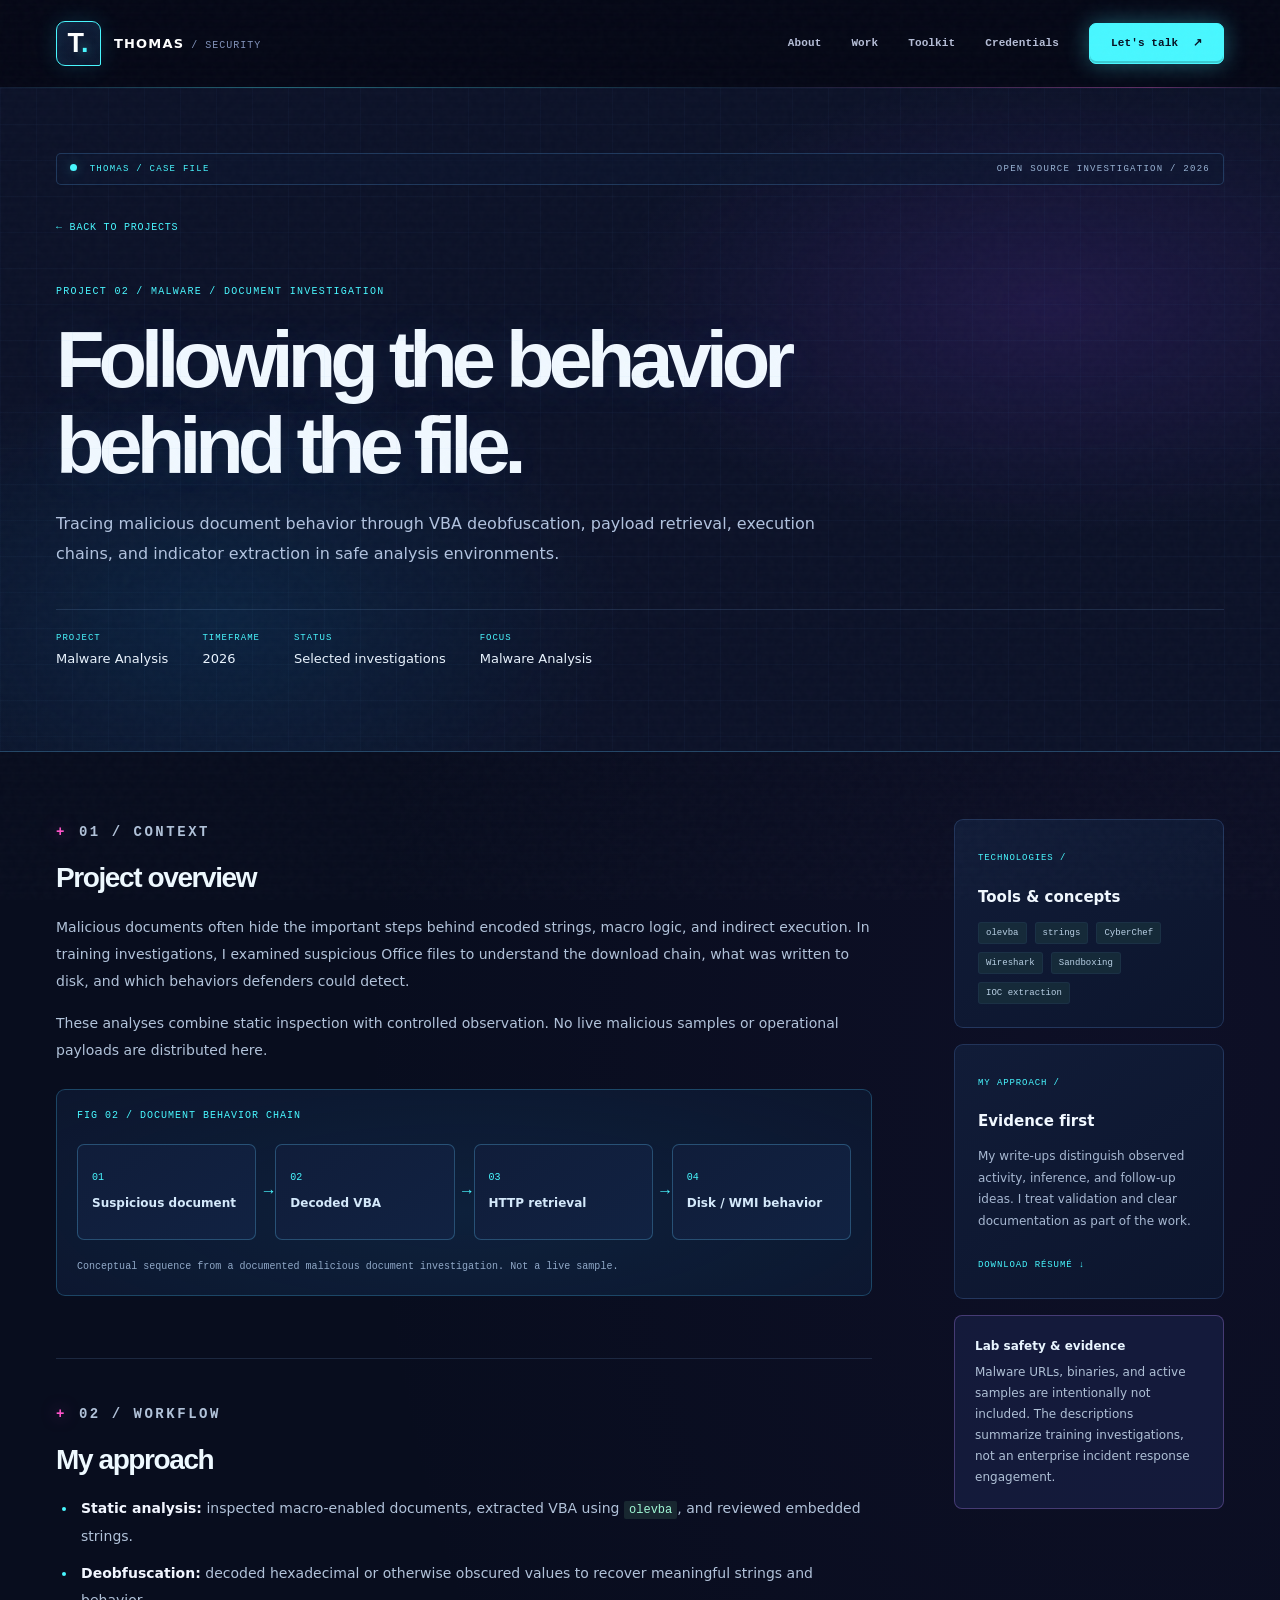
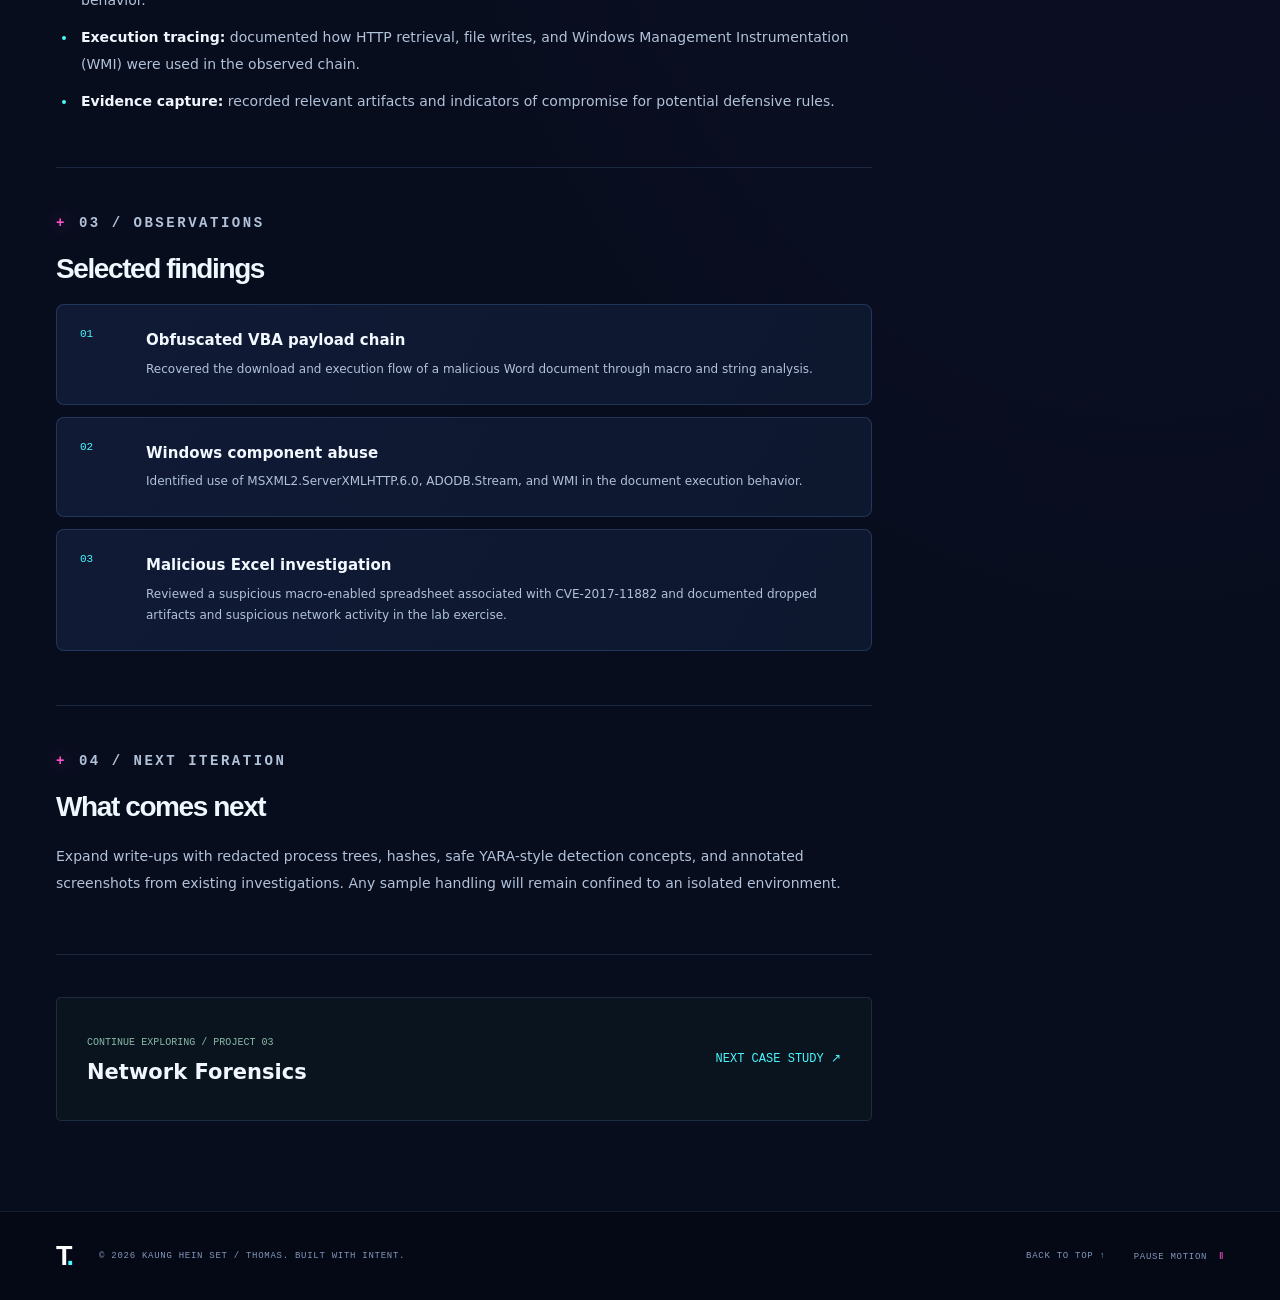
<file: projects/malware-analysis.html>
<!doctype html>
<html lang="en"><head><meta charset="utf-8"><meta name="viewport" content="width=device-width, initial-scale=1"><meta name="theme-color" content="#060916"><meta name="description" content="Tracing malicious document behavior through VBA deobfuscation, payload retrieval, execution chains, and indicator extraction in safe analysis environments."><meta property="og:title" content="Malware Analysis — Thomas / Cybersecurity Portfolio"><meta property="og:type" content="article"><title>Malware Analysis — Thomas / Cybersecurity Portfolio</title><link rel="icon" href="../assets/favicon.svg" type="image/svg+xml"><link rel="stylesheet" href="../styles.css"><link rel="stylesheet" href="../neon.css"><script defer src="../script.js"></script><script defer src="../neon.js"></script></head>
<body class="case-page" data-root="../"><a class="skip-link" href="#main">Skip to content</a><div class="scroll-track" aria-hidden="true"><div class="scroll-progress"></div></div><header class="site-header" id="top"><div class="container nav-inner"><a class="brand" href="../index.html" aria-label="Thomas, return to home"><span class="brand-mark">T<span class="brand-dot">.</span></span><span class="brand-text">THOMAS<span class="brand-sub"> / SECURITY</span></span></a><button class="menu-toggle" type="button" aria-label="Open navigation" aria-expanded="false" aria-controls="main-nav"><span></span><span></span><span></span></button><nav id="main-nav" class="main-nav" aria-label="Main navigation"><a href="../index.html#about">About</a><a href="../index.html#work">Work</a><a href="../index.html#toolkit">Toolkit</a><a href="../index.html#credentials">Credentials</a><a class="nav-contact" href="../index.html#contact">Let's talk <span aria-hidden="true">↗</span></a></nav></div></header><main id="main"><section class="case-hero"><div class="container"><div class="case-fileline"><span><i></i> THOMAS / CASE FILE</span><span>OPEN SOURCE INVESTIGATION / 2026</span></div><a class="back-link" href="../index.html#work">← BACK TO PROJECTS</a><p class="case-label">PROJECT 02 / MALWARE / DOCUMENT INVESTIGATION</p><h1>Following the behavior behind the file.</h1><p class="case-lede">Tracing malicious document behavior through VBA deobfuscation, payload retrieval, execution chains, and indicator extraction in safe analysis environments.</p><dl class="case-metadata"><div><dt>PROJECT</dt><dd>Malware Analysis</dd></div><div><dt>TIMEFRAME</dt><dd>2026</dd></div><div><dt>STATUS</dt><dd>Selected investigations</dd></div><div><dt>FOCUS</dt><dd>Malware Analysis</dd></div></dl></div></section>
<div class="case-body"><div class="container case-layout"><article class="case-content"><section><p class="section-kicker">01 / CONTEXT</p><h2>Project overview</h2><p>Malicious documents often hide the important steps behind encoded strings, macro logic, and indirect execution. In training investigations, I examined suspicious Office files to understand the download chain, what was written to disk, and which behaviors defenders could detect.</p><p>These analyses combine static inspection with controlled observation. No live malicious samples or operational payloads are distributed here.</p><figure class="case-schematic"><h3>FIG 02 / DOCUMENT BEHAVIOR CHAIN</h3><div class="analysis-pipeline"><span><b>01</b>Suspicious document</span><span><b>02</b>Decoded VBA</span><span><b>03</b>HTTP retrieval</span><span><b>04</b>Disk / WMI behavior</span></div><figcaption>Conceptual sequence from a documented malicious document investigation. Not a live sample.</figcaption></figure></section><section><p class="section-kicker">02 / WORKFLOW</p><h2>My approach</h2><ul><li><strong>Static analysis:</strong> inspected macro-enabled documents, extracted VBA using <code>olevba</code>, and reviewed embedded strings.</li><li><strong>Deobfuscation:</strong> decoded hexadecimal or otherwise obscured values to recover meaningful strings and behavior.</li><li><strong>Execution tracing:</strong> documented how HTTP retrieval, file writes, and Windows Management Instrumentation (WMI) were used in the observed chain.</li><li><strong>Evidence capture:</strong> recorded relevant artifacts and indicators of compromise for potential defensive rules.</li></ul></section><section><p class="section-kicker">03 / OBSERVATIONS</p><h2>Selected findings</h2><div class="finding-card"><span class="finding-num">01</span><div><h3>Obfuscated VBA payload chain</h3><p>Recovered the download and execution flow of a malicious Word document through macro and string analysis.</p></div></div><div class="finding-card"><span class="finding-num">02</span><div><h3>Windows component abuse</h3><p>Identified use of MSXML2.ServerXMLHTTP.6.0, ADODB.Stream, and WMI in the document execution behavior.</p></div></div><div class="finding-card"><span class="finding-num">03</span><div><h3>Malicious Excel investigation</h3><p>Reviewed a suspicious macro-enabled spreadsheet associated with CVE-2017-11882 and documented dropped artifacts and suspicious network activity in the lab exercise.</p></div></div></section><section><p class="section-kicker">04 / NEXT ITERATION</p><h2>What comes next</h2><p>Expand write-ups with redacted process trees, hashes, safe YARA-style detection concepts, and annotated screenshots from existing investigations. Any sample handling will remain confined to an isolated environment.</p></section><div class="case-next"><div><span>CONTINUE EXPLORING / PROJECT 03</span><strong>Network Forensics</strong></div><a href="network-forensics.html">NEXT CASE STUDY ↗</a></div></article>
<aside class="case-side" aria-label="Project details"><div class="case-side-card"><span class="case-side-label">TECHNOLOGIES /</span><h3>Tools &amp; concepts</h3><div class="skill-list"><span>olevba</span><span>strings</span><span>CyberChef</span><span>Wireshark</span><span>Sandboxing</span><span>IOC extraction</span></div></div><div class="case-side-card"><span class="case-side-label">MY APPROACH /</span><h3>Evidence first</h3><p>My write-ups distinguish observed activity, inference, and follow-up ideas. I treat validation and clear documentation as part of the work.</p><a class="cert-arrow" href="../assets/Kaung_Hein_Set_Thomas_Resume.pdf" download>DOWNLOAD RÉSUMÉ ↓</a></div><div class="case-note"><strong>Lab safety &amp; evidence</strong>Malware URLs, binaries, and active samples are intentionally not included. The descriptions summarize training investigations, not an enterprise incident response engagement.</div></aside></div></div></main><footer class="site-footer"><div class="container footer-inner"><span class="footer-logo">T<span>.</span></span><p>© <span id="year">2026</span> KAUNG HEIN SET / THOMAS. BUILT WITH INTENT.</p><a href="#top">BACK TO TOP ↑</a><button type="button" class="motion-toggle" id="motion-toggle" aria-pressed="false" aria-label="Pause decorative animations">PAUSE MOTION <span aria-hidden="true">Ⅱ</span></button></div></footer></body></html>
</file>
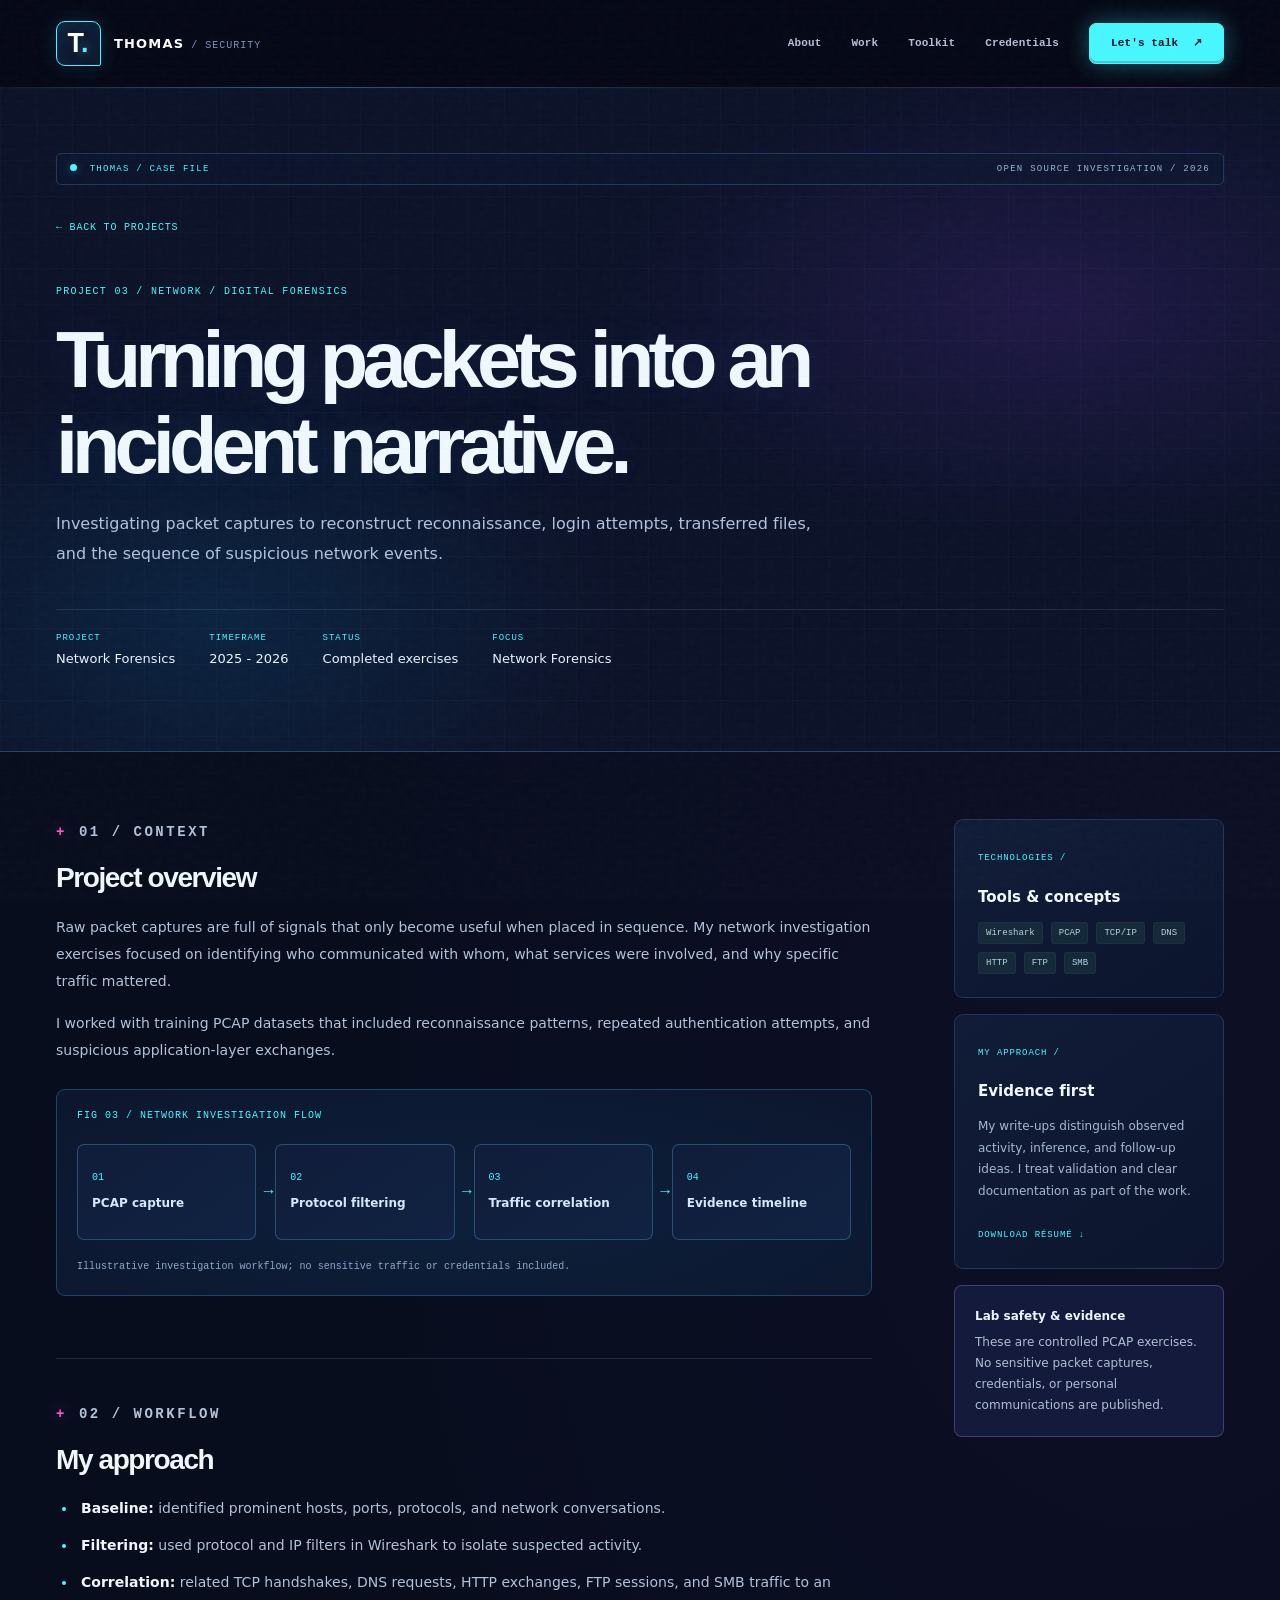
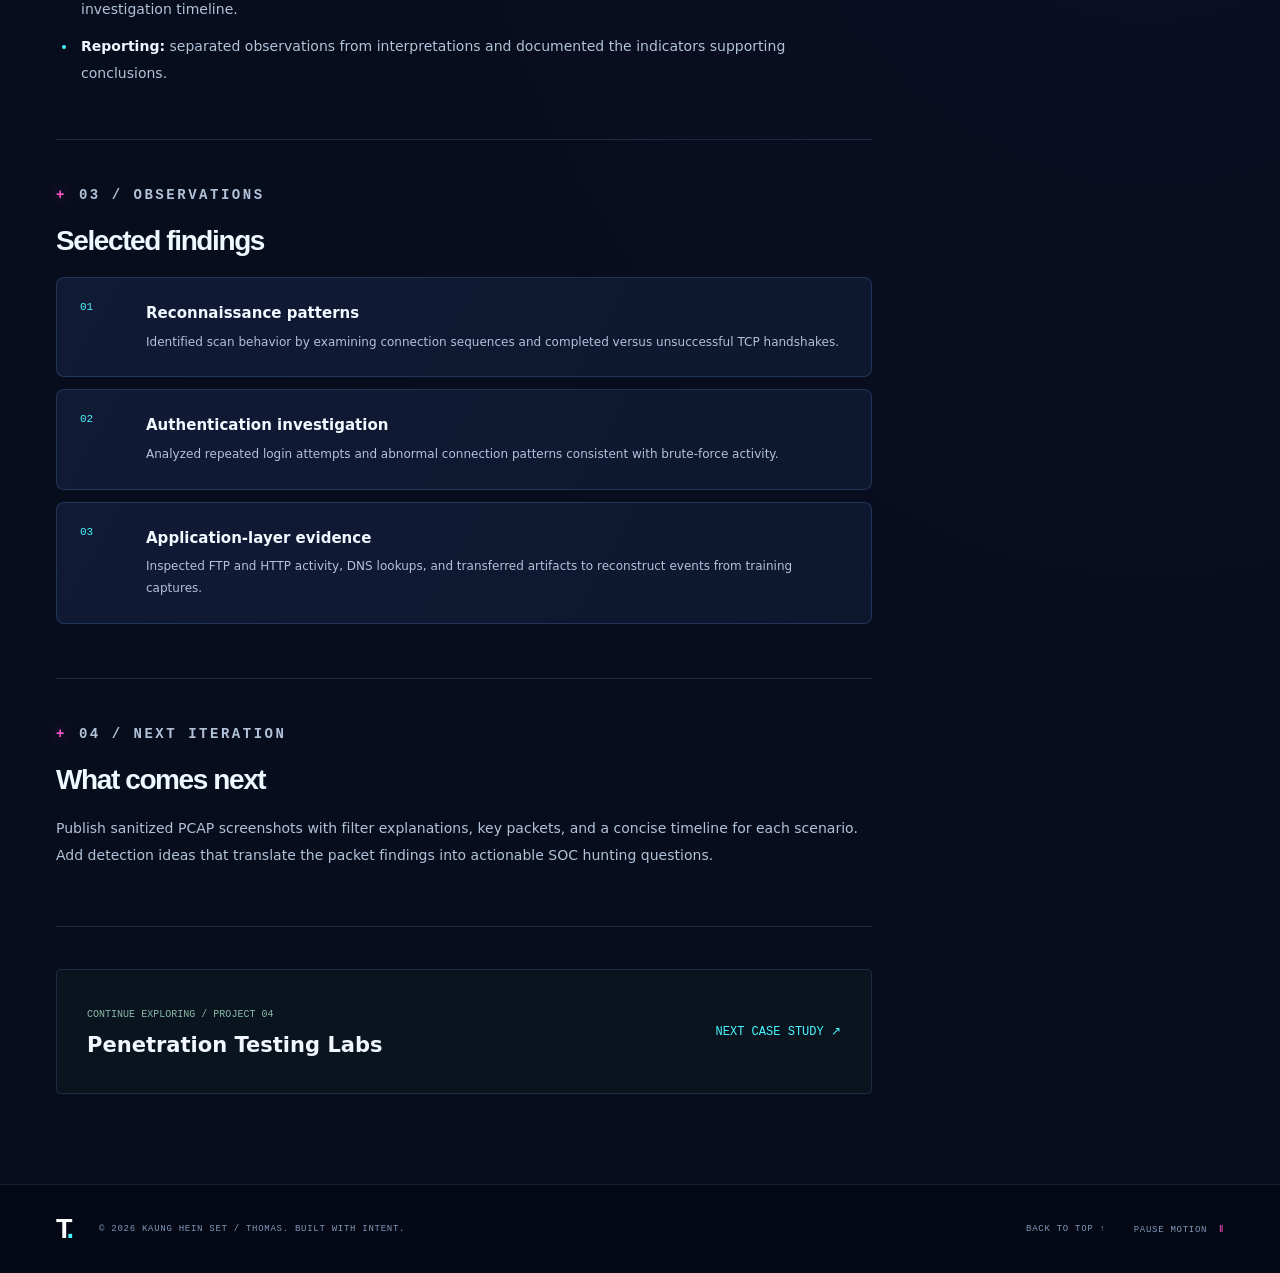
<file: projects/network-forensics.html>
<!doctype html>
<html lang="en"><head><meta charset="utf-8"><meta name="viewport" content="width=device-width, initial-scale=1"><meta name="theme-color" content="#060916"><meta name="description" content="Investigating packet captures to reconstruct reconnaissance, login attempts, transferred files, and the sequence of suspicious network events."><meta property="og:title" content="Network Forensics — Thomas / Cybersecurity Portfolio"><meta property="og:type" content="article"><title>Network Forensics — Thomas / Cybersecurity Portfolio</title><link rel="icon" href="../assets/favicon.svg" type="image/svg+xml"><link rel="stylesheet" href="../styles.css"><link rel="stylesheet" href="../neon.css"><script defer src="../script.js"></script><script defer src="../neon.js"></script></head>
<body class="case-page" data-root="../"><a class="skip-link" href="#main">Skip to content</a><div class="scroll-track" aria-hidden="true"><div class="scroll-progress"></div></div><header class="site-header" id="top"><div class="container nav-inner"><a class="brand" href="../index.html" aria-label="Thomas, return to home"><span class="brand-mark">T<span class="brand-dot">.</span></span><span class="brand-text">THOMAS<span class="brand-sub"> / SECURITY</span></span></a><button class="menu-toggle" type="button" aria-label="Open navigation" aria-expanded="false" aria-controls="main-nav"><span></span><span></span><span></span></button><nav id="main-nav" class="main-nav" aria-label="Main navigation"><a href="../index.html#about">About</a><a href="../index.html#work">Work</a><a href="../index.html#toolkit">Toolkit</a><a href="../index.html#credentials">Credentials</a><a class="nav-contact" href="../index.html#contact">Let's talk <span aria-hidden="true">↗</span></a></nav></div></header><main id="main"><section class="case-hero"><div class="container"><div class="case-fileline"><span><i></i> THOMAS / CASE FILE</span><span>OPEN SOURCE INVESTIGATION / 2026</span></div><a class="back-link" href="../index.html#work">← BACK TO PROJECTS</a><p class="case-label">PROJECT 03 / NETWORK / DIGITAL FORENSICS</p><h1>Turning packets into an incident narrative.</h1><p class="case-lede">Investigating packet captures to reconstruct reconnaissance, login attempts, transferred files, and the sequence of suspicious network events.</p><dl class="case-metadata"><div><dt>PROJECT</dt><dd>Network Forensics</dd></div><div><dt>TIMEFRAME</dt><dd>2025 - 2026</dd></div><div><dt>STATUS</dt><dd>Completed exercises</dd></div><div><dt>FOCUS</dt><dd>Network Forensics</dd></div></dl></div></section>
<div class="case-body"><div class="container case-layout"><article class="case-content"><section><p class="section-kicker">01 / CONTEXT</p><h2>Project overview</h2><p>Raw packet captures are full of signals that only become useful when placed in sequence. My network investigation exercises focused on identifying who communicated with whom, what services were involved, and why specific traffic mattered.</p><p>I worked with training PCAP datasets that included reconnaissance patterns, repeated authentication attempts, and suspicious application-layer exchanges.</p><figure class="case-schematic"><h3>FIG 03 / NETWORK INVESTIGATION FLOW</h3><div class="analysis-pipeline"><span><b>01</b>PCAP capture</span><span><b>02</b>Protocol filtering</span><span><b>03</b>Traffic correlation</span><span><b>04</b>Evidence timeline</span></div><figcaption>Illustrative investigation workflow; no sensitive traffic or credentials included.</figcaption></figure></section><section><p class="section-kicker">02 / WORKFLOW</p><h2>My approach</h2><ul><li><strong>Baseline:</strong> identified prominent hosts, ports, protocols, and network conversations.</li><li><strong>Filtering:</strong> used protocol and IP filters in Wireshark to isolate suspected activity.</li><li><strong>Correlation:</strong> related TCP handshakes, DNS requests, HTTP exchanges, FTP sessions, and SMB traffic to an investigation timeline.</li><li><strong>Reporting:</strong> separated observations from interpretations and documented the indicators supporting conclusions.</li></ul></section><section><p class="section-kicker">03 / OBSERVATIONS</p><h2>Selected findings</h2><div class="finding-card"><span class="finding-num">01</span><div><h3>Reconnaissance patterns</h3><p>Identified scan behavior by examining connection sequences and completed versus unsuccessful TCP handshakes.</p></div></div><div class="finding-card"><span class="finding-num">02</span><div><h3>Authentication investigation</h3><p>Analyzed repeated login attempts and abnormal connection patterns consistent with brute-force activity.</p></div></div><div class="finding-card"><span class="finding-num">03</span><div><h3>Application-layer evidence</h3><p>Inspected FTP and HTTP activity, DNS lookups, and transferred artifacts to reconstruct events from training captures.</p></div></div></section><section><p class="section-kicker">04 / NEXT ITERATION</p><h2>What comes next</h2><p>Publish sanitized PCAP screenshots with filter explanations, key packets, and a concise timeline for each scenario. Add detection ideas that translate the packet findings into actionable SOC hunting questions.</p></section><div class="case-next"><div><span>CONTINUE EXPLORING / PROJECT 04</span><strong>Penetration Testing Labs</strong></div><a href="penetration-testing.html">NEXT CASE STUDY ↗</a></div></article>
<aside class="case-side" aria-label="Project details"><div class="case-side-card"><span class="case-side-label">TECHNOLOGIES /</span><h3>Tools &amp; concepts</h3><div class="skill-list"><span>Wireshark</span><span>PCAP</span><span>TCP/IP</span><span>DNS</span><span>HTTP</span><span>FTP</span><span>SMB</span></div></div><div class="case-side-card"><span class="case-side-label">MY APPROACH /</span><h3>Evidence first</h3><p>My write-ups distinguish observed activity, inference, and follow-up ideas. I treat validation and clear documentation as part of the work.</p><a class="cert-arrow" href="../assets/Kaung_Hein_Set_Thomas_Resume.pdf" download>DOWNLOAD RÉSUMÉ ↓</a></div><div class="case-note"><strong>Lab safety &amp; evidence</strong>These are controlled PCAP exercises. No sensitive packet captures, credentials, or personal communications are published.</div></aside></div></div></main><footer class="site-footer"><div class="container footer-inner"><span class="footer-logo">T<span>.</span></span><p>© <span id="year">2026</span> KAUNG HEIN SET / THOMAS. BUILT WITH INTENT.</p><a href="#top">BACK TO TOP ↑</a><button type="button" class="motion-toggle" id="motion-toggle" aria-pressed="false" aria-label="Pause decorative animations">PAUSE MOTION <span aria-hidden="true">Ⅱ</span></button></div></footer></body></html>
</file>
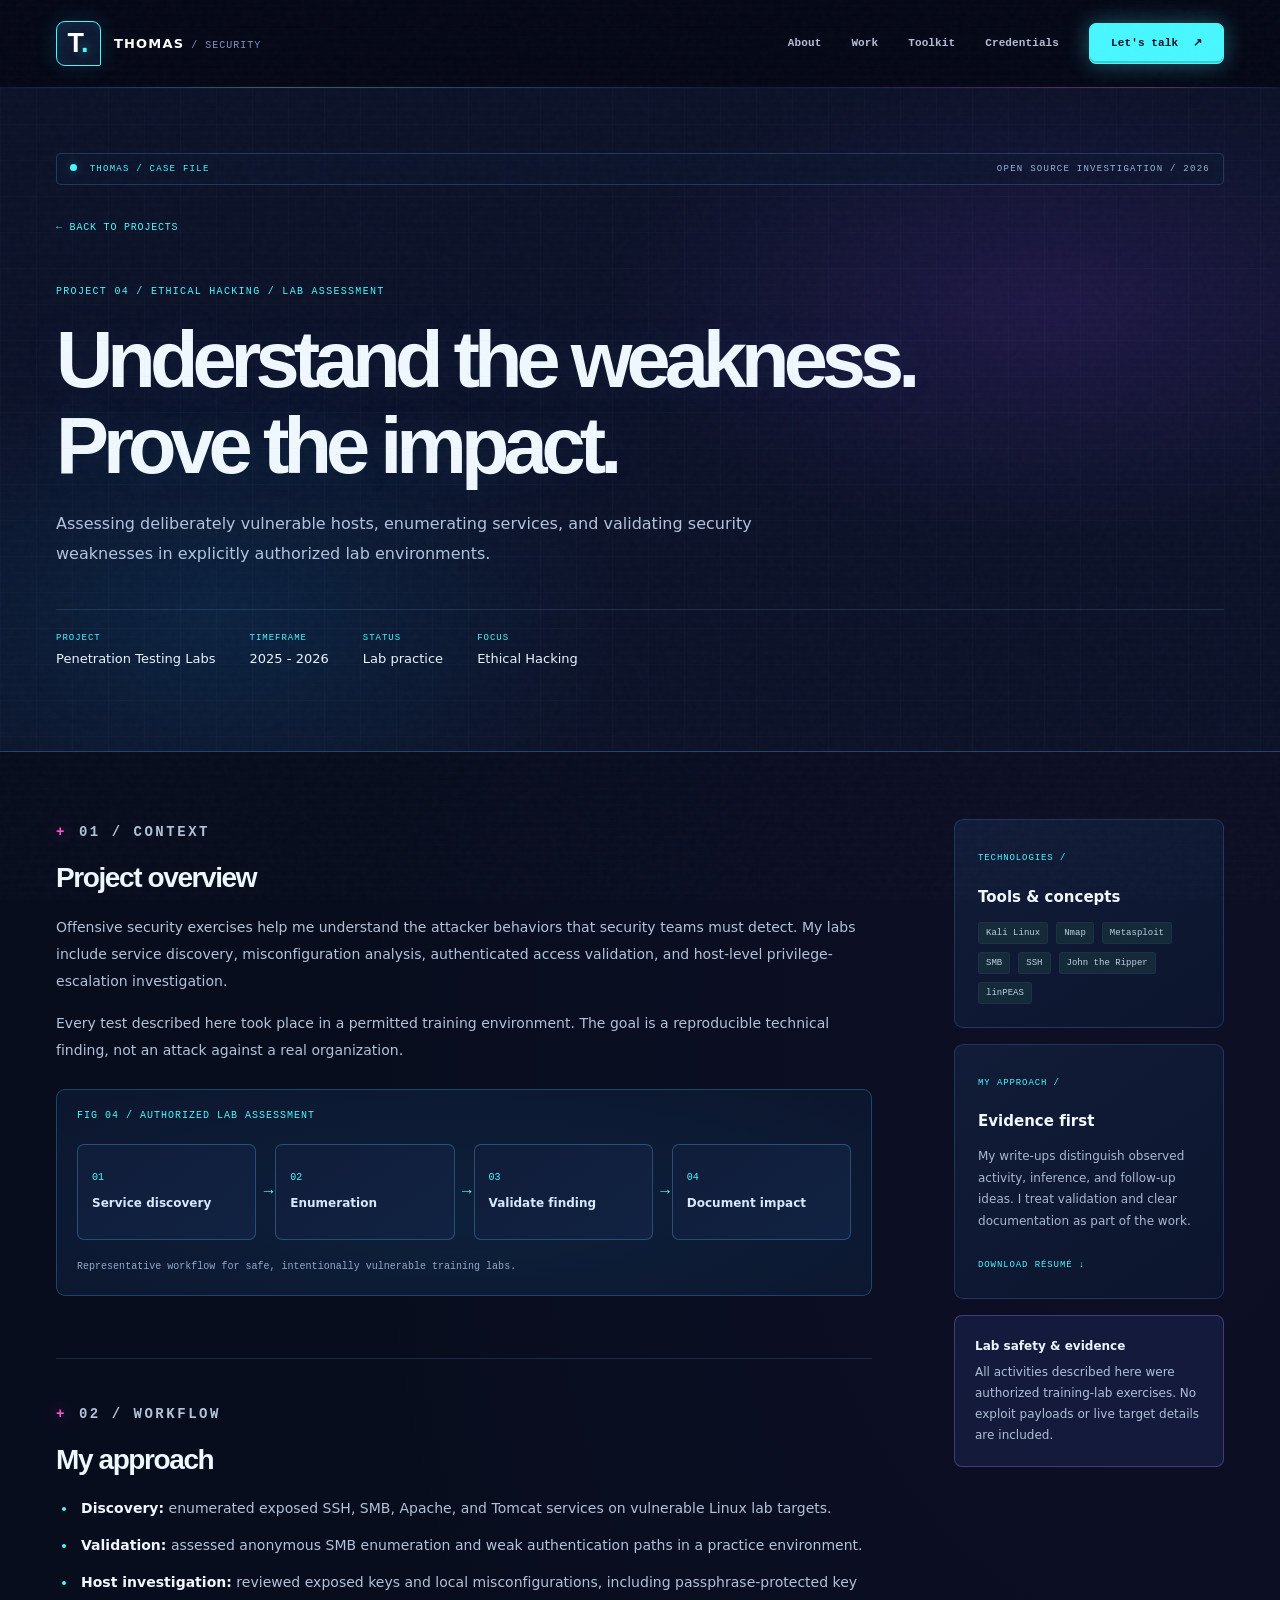
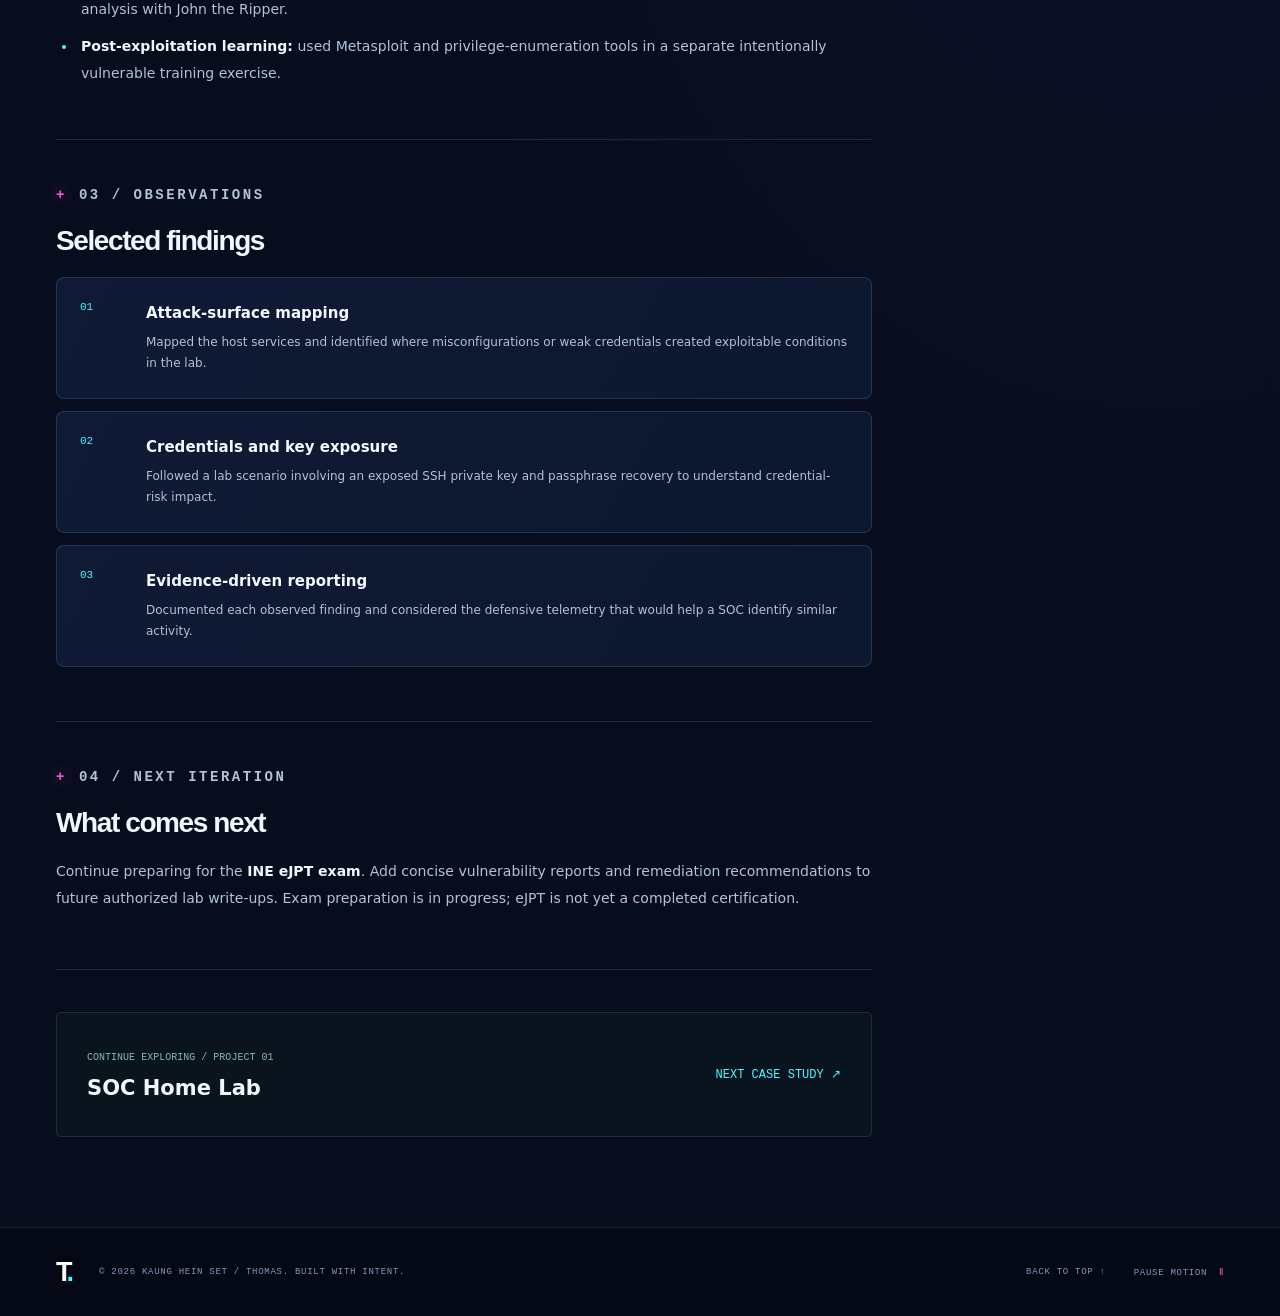
<file: projects/penetration-testing.html>
<!doctype html>
<html lang="en"><head><meta charset="utf-8"><meta name="viewport" content="width=device-width, initial-scale=1"><meta name="theme-color" content="#060916"><meta name="description" content="Assessing deliberately vulnerable hosts, enumerating services, and validating security weaknesses in explicitly authorized lab environments."><meta property="og:title" content="Penetration Testing Labs — Thomas / Cybersecurity Portfolio"><meta property="og:type" content="article"><title>Penetration Testing Labs — Thomas / Cybersecurity Portfolio</title><link rel="icon" href="../assets/favicon.svg" type="image/svg+xml"><link rel="stylesheet" href="../styles.css"><link rel="stylesheet" href="../neon.css"><script defer src="../script.js"></script><script defer src="../neon.js"></script></head>
<body class="case-page" data-root="../"><a class="skip-link" href="#main">Skip to content</a><div class="scroll-track" aria-hidden="true"><div class="scroll-progress"></div></div><header class="site-header" id="top"><div class="container nav-inner"><a class="brand" href="../index.html" aria-label="Thomas, return to home"><span class="brand-mark">T<span class="brand-dot">.</span></span><span class="brand-text">THOMAS<span class="brand-sub"> / SECURITY</span></span></a><button class="menu-toggle" type="button" aria-label="Open navigation" aria-expanded="false" aria-controls="main-nav"><span></span><span></span><span></span></button><nav id="main-nav" class="main-nav" aria-label="Main navigation"><a href="../index.html#about">About</a><a href="../index.html#work">Work</a><a href="../index.html#toolkit">Toolkit</a><a href="../index.html#credentials">Credentials</a><a class="nav-contact" href="../index.html#contact">Let's talk <span aria-hidden="true">↗</span></a></nav></div></header><main id="main"><section class="case-hero"><div class="container"><div class="case-fileline"><span><i></i> THOMAS / CASE FILE</span><span>OPEN SOURCE INVESTIGATION / 2026</span></div><a class="back-link" href="../index.html#work">← BACK TO PROJECTS</a><p class="case-label">PROJECT 04 / ETHICAL HACKING / LAB ASSESSMENT</p><h1>Understand the weakness. Prove the impact.</h1><p class="case-lede">Assessing deliberately vulnerable hosts, enumerating services, and validating security weaknesses in explicitly authorized lab environments.</p><dl class="case-metadata"><div><dt>PROJECT</dt><dd>Penetration Testing Labs</dd></div><div><dt>TIMEFRAME</dt><dd>2025 - 2026</dd></div><div><dt>STATUS</dt><dd>Lab practice</dd></div><div><dt>FOCUS</dt><dd>Ethical Hacking</dd></div></dl></div></section>
<div class="case-body"><div class="container case-layout"><article class="case-content"><section><p class="section-kicker">01 / CONTEXT</p><h2>Project overview</h2><p>Offensive security exercises help me understand the attacker behaviors that security teams must detect. My labs include service discovery, misconfiguration analysis, authenticated access validation, and host-level privilege-escalation investigation.</p><p>Every test described here took place in a permitted training environment. The goal is a reproducible technical finding, not an attack against a real organization.</p><figure class="case-schematic"><h3>FIG 04 / AUTHORIZED LAB ASSESSMENT</h3><div class="analysis-pipeline"><span><b>01</b>Service discovery</span><span><b>02</b>Enumeration</span><span><b>03</b>Validate finding</span><span><b>04</b>Document impact</span></div><figcaption>Representative workflow for safe, intentionally vulnerable training labs.</figcaption></figure></section><section><p class="section-kicker">02 / WORKFLOW</p><h2>My approach</h2><ul><li><strong>Discovery:</strong> enumerated exposed SSH, SMB, Apache, and Tomcat services on vulnerable Linux lab targets.</li><li><strong>Validation:</strong> assessed anonymous SMB enumeration and weak authentication paths in a practice environment.</li><li><strong>Host investigation:</strong> reviewed exposed keys and local misconfigurations, including passphrase-protected key analysis with John the Ripper.</li><li><strong>Post-exploitation learning:</strong> used Metasploit and privilege-enumeration tools in a separate intentionally vulnerable training exercise.</li></ul></section><section><p class="section-kicker">03 / OBSERVATIONS</p><h2>Selected findings</h2><div class="finding-card"><span class="finding-num">01</span><div><h3>Attack-surface mapping</h3><p>Mapped the host services and identified where misconfigurations or weak credentials created exploitable conditions in the lab.</p></div></div><div class="finding-card"><span class="finding-num">02</span><div><h3>Credentials and key exposure</h3><p>Followed a lab scenario involving an exposed SSH private key and passphrase recovery to understand credential-risk impact.</p></div></div><div class="finding-card"><span class="finding-num">03</span><div><h3>Evidence-driven reporting</h3><p>Documented each observed finding and considered the defensive telemetry that would help a SOC identify similar activity.</p></div></div></section><section><p class="section-kicker">04 / NEXT ITERATION</p><h2>What comes next</h2><p>Continue preparing for the <strong>INE eJPT exam</strong>. Add concise vulnerability reports and remediation recommendations to future authorized lab write-ups. Exam preparation is in progress; eJPT is not yet a completed certification.</p></section><div class="case-next"><div><span>CONTINUE EXPLORING / PROJECT 01</span><strong>SOC Home Lab</strong></div><a href="soc-home-lab.html">NEXT CASE STUDY ↗</a></div></article>
<aside class="case-side" aria-label="Project details"><div class="case-side-card"><span class="case-side-label">TECHNOLOGIES /</span><h3>Tools &amp; concepts</h3><div class="skill-list"><span>Kali Linux</span><span>Nmap</span><span>Metasploit</span><span>SMB</span><span>SSH</span><span>John the Ripper</span><span>linPEAS</span></div></div><div class="case-side-card"><span class="case-side-label">MY APPROACH /</span><h3>Evidence first</h3><p>My write-ups distinguish observed activity, inference, and follow-up ideas. I treat validation and clear documentation as part of the work.</p><a class="cert-arrow" href="../assets/Kaung_Hein_Set_Thomas_Resume.pdf" download>DOWNLOAD RÉSUMÉ ↓</a></div><div class="case-note"><strong>Lab safety &amp; evidence</strong>All activities described here were authorized training-lab exercises. No exploit payloads or live target details are included.</div></aside></div></div></main><footer class="site-footer"><div class="container footer-inner"><span class="footer-logo">T<span>.</span></span><p>© <span id="year">2026</span> KAUNG HEIN SET / THOMAS. BUILT WITH INTENT.</p><a href="#top">BACK TO TOP ↑</a><button type="button" class="motion-toggle" id="motion-toggle" aria-pressed="false" aria-label="Pause decorative animations">PAUSE MOTION <span aria-hidden="true">Ⅱ</span></button></div></footer></body></html>
</file>
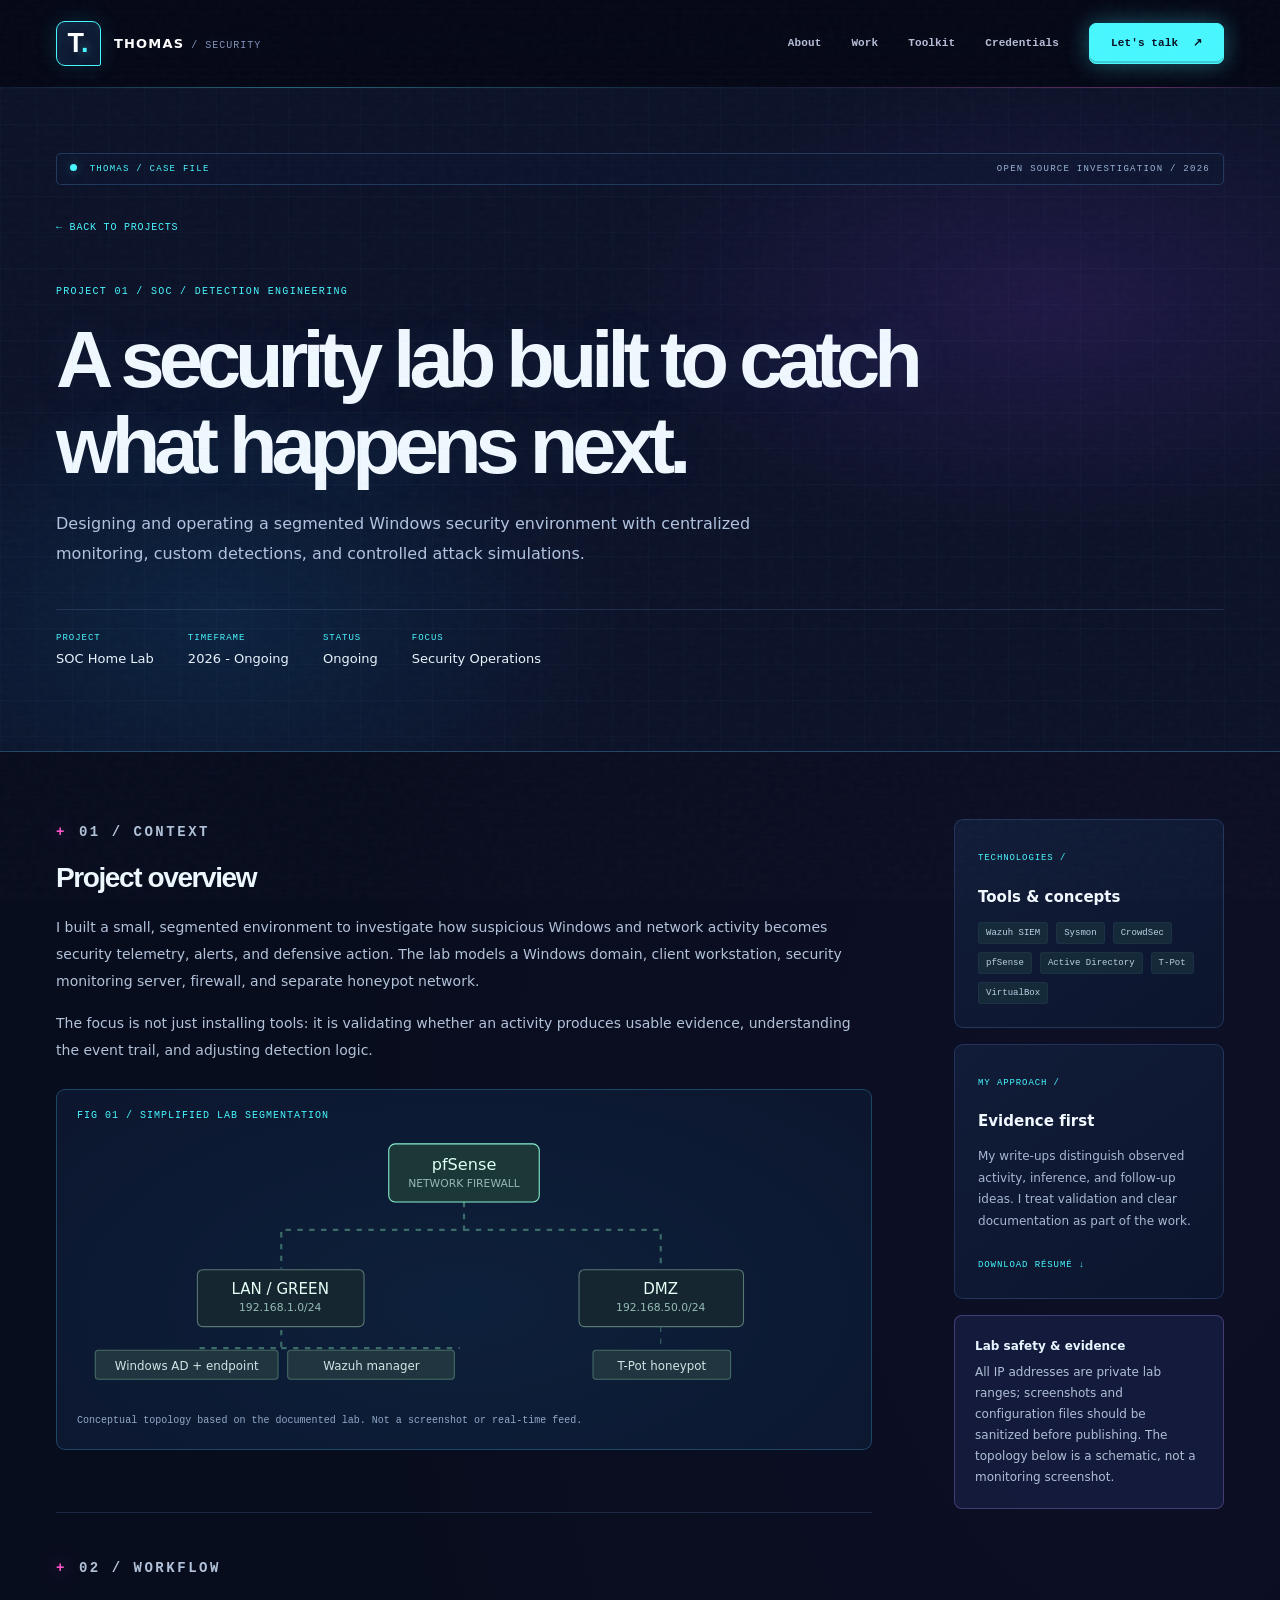
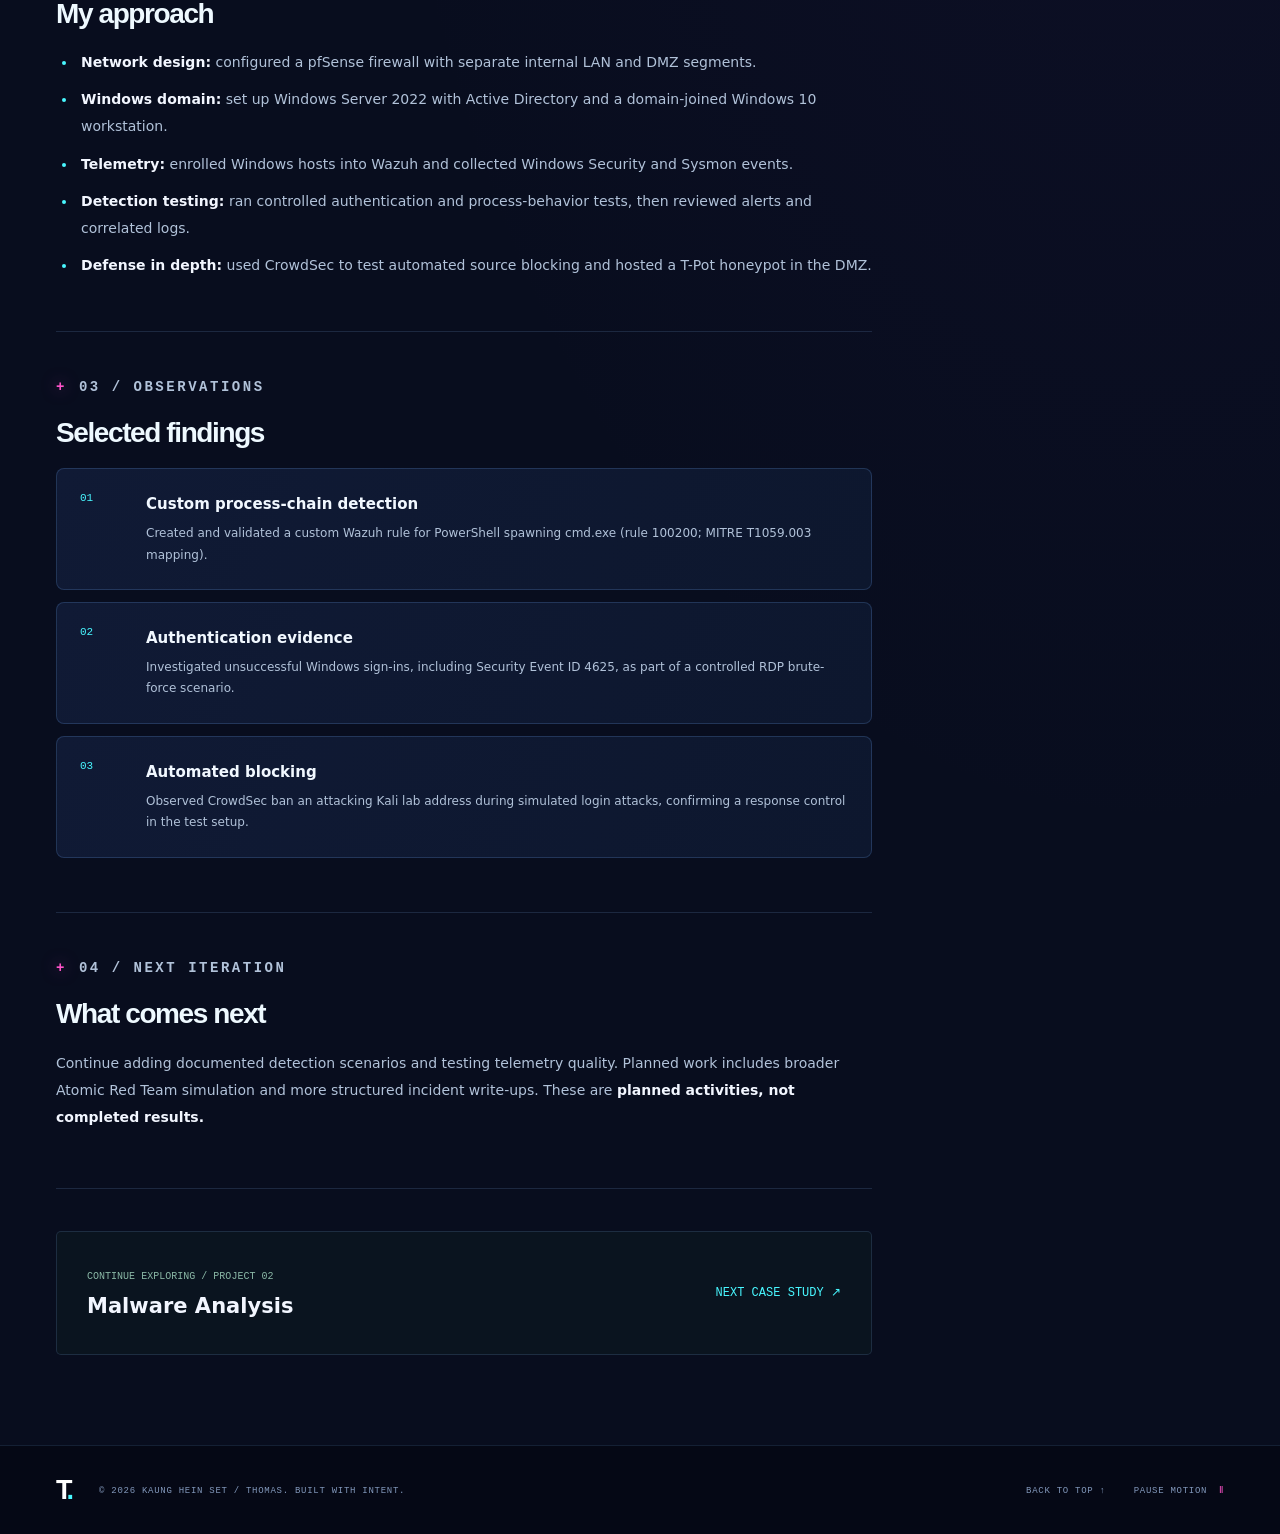
<file: projects/soc-home-lab.html>
<!doctype html>
<html lang="en"><head><meta charset="utf-8"><meta name="viewport" content="width=device-width, initial-scale=1"><meta name="theme-color" content="#060916"><meta name="description" content="Designing and operating a segmented Windows security environment with centralized monitoring, custom detections, and controlled attack simulations."><meta property="og:title" content="SOC Home Lab — Thomas / Cybersecurity Portfolio"><meta property="og:type" content="article"><title>SOC Home Lab — Thomas / Cybersecurity Portfolio</title><link rel="icon" href="../assets/favicon.svg" type="image/svg+xml"><link rel="stylesheet" href="../styles.css"><link rel="stylesheet" href="../neon.css"><script defer src="../script.js"></script><script defer src="../neon.js"></script></head>
<body class="case-page" data-root="../"><a class="skip-link" href="#main">Skip to content</a><div class="scroll-track" aria-hidden="true"><div class="scroll-progress"></div></div><header class="site-header" id="top"><div class="container nav-inner"><a class="brand" href="../index.html" aria-label="Thomas, return to home"><span class="brand-mark">T<span class="brand-dot">.</span></span><span class="brand-text">THOMAS<span class="brand-sub"> / SECURITY</span></span></a><button class="menu-toggle" type="button" aria-label="Open navigation" aria-expanded="false" aria-controls="main-nav"><span></span><span></span><span></span></button><nav id="main-nav" class="main-nav" aria-label="Main navigation"><a href="../index.html#about">About</a><a href="../index.html#work">Work</a><a href="../index.html#toolkit">Toolkit</a><a href="../index.html#credentials">Credentials</a><a class="nav-contact" href="../index.html#contact">Let's talk <span aria-hidden="true">↗</span></a></nav></div></header><main id="main"><section class="case-hero"><div class="container"><div class="case-fileline"><span><i></i> THOMAS / CASE FILE</span><span>OPEN SOURCE INVESTIGATION / 2026</span></div><a class="back-link" href="../index.html#work">← BACK TO PROJECTS</a><p class="case-label">PROJECT 01 / SOC / DETECTION ENGINEERING</p><h1>A security lab built to catch what happens next.</h1><p class="case-lede">Designing and operating a segmented Windows security environment with centralized monitoring, custom detections, and controlled attack simulations.</p><dl class="case-metadata"><div><dt>PROJECT</dt><dd>SOC Home Lab</dd></div><div><dt>TIMEFRAME</dt><dd>2026 - Ongoing</dd></div><div><dt>STATUS</dt><dd>Ongoing</dd></div><div><dt>FOCUS</dt><dd>Security Operations</dd></div></dl></div></section>
<div class="case-body"><div class="container case-layout"><article class="case-content"><section><p class="section-kicker">01 / CONTEXT</p><h2>Project overview</h2><p>I built a small, segmented environment to investigate how suspicious Windows and network activity becomes security telemetry, alerts, and defensive action. The lab models a Windows domain, client workstation, security monitoring server, firewall, and separate honeypot network.</p><p>The focus is not just installing tools: it is validating whether an activity produces usable evidence, understanding the event trail, and adjusting detection logic.</p><figure class="case-schematic"><h3>FIG 01 / SIMPLIFIED LAB SEGMENTATION</h3><svg viewBox="0 0 720 245" fill="none" role="img" aria-label="Simplified conceptual lab architecture showing pfSense firewall, LAN with Wazuh, domain controller and Windows workstation, plus DMZ with T-Pot honeypot"><path d="M360 66v26H190v36M360 92h183v36M190 185v17H113M190 202h166" stroke="#3b6c69" stroke-width="2" stroke-dasharray="5 6"/><rect x="290" y="12" width="140" height="54" rx="6" fill="#1b3738" stroke="#88f0cd"/><text x="360" y="36" fill="#defef3" font-size="15" text-anchor="middle">pfSense</text><text x="360" y="52" fill="#99b8b7" font-size="10" text-anchor="middle">NETWORK FIREWALL</text><rect x="112" y="129" width="155" height="53" rx="5" fill="#152630" stroke="#567772"/><text x="189" y="152" fill="#e5fff6" font-size="14" text-anchor="middle">LAN / GREEN</text><text x="189" y="167" fill="#95bcb4" font-size="10" text-anchor="middle">192.168.1.0/24</text><rect x="467" y="129" width="153" height="53" rx="5" fill="#152630" stroke="#567772"/><text x="543" y="152" fill="#e5fff6" font-size="14" text-anchor="middle">DMZ</text><text x="543" y="167" fill="#95bcb4" font-size="10" text-anchor="middle">192.168.50.0/24</text><rect x="17" y="204" width="170" height="27" rx="3" fill="#203540" stroke="#456c65"/><text x="102" y="222" fill="#d0e4e4" font-size="11" text-anchor="middle">Windows AD + endpoint</text><rect x="196" y="204" width="155" height="27" rx="3" fill="#203540" stroke="#456c65"/><text x="274" y="222" fill="#d0e4e4" font-size="11" text-anchor="middle">Wazuh manager</text><rect x="480" y="204" width="128" height="27" rx="3" fill="#203540" stroke="#456c65"/><path d="M543 182v22" stroke="#3b6c69" stroke-dasharray="5 6"/><text x="544" y="222" fill="#d0e4e4" font-size="11" text-anchor="middle">T-Pot honeypot</text></svg><figcaption>Conceptual topology based on the documented lab. Not a screenshot or real-time feed.</figcaption></figure></section><section><p class="section-kicker">02 / WORKFLOW</p><h2>My approach</h2><ul><li><strong>Network design:</strong> configured a pfSense firewall with separate internal LAN and DMZ segments.</li><li><strong>Windows domain:</strong> set up Windows Server 2022 with Active Directory and a domain-joined Windows 10 workstation.</li><li><strong>Telemetry:</strong> enrolled Windows hosts into Wazuh and collected Windows Security and Sysmon events.</li><li><strong>Detection testing:</strong> ran controlled authentication and process-behavior tests, then reviewed alerts and correlated logs.</li><li><strong>Defense in depth:</strong> used CrowdSec to test automated source blocking and hosted a T-Pot honeypot in the DMZ.</li></ul></section><section><p class="section-kicker">03 / OBSERVATIONS</p><h2>Selected findings</h2><div class="finding-card"><span class="finding-num">01</span><div><h3>Custom process-chain detection</h3><p>Created and validated a custom Wazuh rule for PowerShell spawning cmd.exe (rule 100200; MITRE T1059.003 mapping).</p></div></div><div class="finding-card"><span class="finding-num">02</span><div><h3>Authentication evidence</h3><p>Investigated unsuccessful Windows sign-ins, including Security Event ID 4625, as part of a controlled RDP brute-force scenario.</p></div></div><div class="finding-card"><span class="finding-num">03</span><div><h3>Automated blocking</h3><p>Observed CrowdSec ban an attacking Kali lab address during simulated login attacks, confirming a response control in the test setup.</p></div></div></section><section><p class="section-kicker">04 / NEXT ITERATION</p><h2>What comes next</h2><p>Continue adding documented detection scenarios and testing telemetry quality. Planned work includes broader Atomic Red Team simulation and more structured incident write-ups. These are <strong>planned activities, not completed results.</strong></p></section><div class="case-next"><div><span>CONTINUE EXPLORING / PROJECT 02</span><strong>Malware Analysis</strong></div><a href="malware-analysis.html">NEXT CASE STUDY ↗</a></div></article>
<aside class="case-side" aria-label="Project details"><div class="case-side-card"><span class="case-side-label">TECHNOLOGIES /</span><h3>Tools &amp; concepts</h3><div class="skill-list"><span>Wazuh SIEM</span><span>Sysmon</span><span>CrowdSec</span><span>pfSense</span><span>Active Directory</span><span>T-Pot</span><span>VirtualBox</span></div></div><div class="case-side-card"><span class="case-side-label">MY APPROACH /</span><h3>Evidence first</h3><p>My write-ups distinguish observed activity, inference, and follow-up ideas. I treat validation and clear documentation as part of the work.</p><a class="cert-arrow" href="../assets/Kaung_Hein_Set_Thomas_Resume.pdf" download>DOWNLOAD RÉSUMÉ ↓</a></div><div class="case-note"><strong>Lab safety &amp; evidence</strong>All IP addresses are private lab ranges; screenshots and configuration files should be sanitized before publishing. The topology below is a schematic, not a monitoring screenshot.</div></aside></div></div></main><footer class="site-footer"><div class="container footer-inner"><span class="footer-logo">T<span>.</span></span><p>© <span id="year">2026</span> KAUNG HEIN SET / THOMAS. BUILT WITH INTENT.</p><a href="#top">BACK TO TOP ↑</a><button type="button" class="motion-toggle" id="motion-toggle" aria-pressed="false" aria-label="Pause decorative animations">PAUSE MOTION <span aria-hidden="true">Ⅱ</span></button></div></footer></body></html>
</file>
<file: styles.css>
/* Thomas / Security — framework-free, GitHub Pages-ready portfolio */
:root { --bg:#080c13; --bg2:#0b111a; --panel:#101922; --panel2:#111c27; --line:rgba(161,199,209,.14); --text:#e9f1f2; --muted:#9aaeb9; --faint:#69818e; --mint:#80f6ca; --mint-strong:#b6ffe8; --blue:#98bbfe; --mono: "IBM Plex Mono", "Cascadia Code", Consolas, monospace; --sans:Inter, "Segoe UI", system-ui, sans-serif; --display: "Inter Display", Inter, "Segoe UI", sans-serif; --max:1192px; }
*,*::before,*::after{box-sizing:border-box} html{scroll-behavior:smooth;scroll-padding-top:95px} body{margin:0;background:var(--bg);color:var(--text);font-family:var(--sans);font-size:15px;line-height:1.65;-webkit-font-smoothing:antialiased;overflow-x:hidden} body::before{content:"";position:fixed;inset:0;z-index:100;pointer-events:none;opacity:.12;background-image:url("data:image/svg+xml,%3Csvg viewBox='0 0 180 180' xmlns='http://www.w3.org/2000/svg'%3E%3Cfilter id='n'%3E%3CfeTurbulence type='fractalNoise' baseFrequency='.76' numOctaves='3' seed='3' stitchTiles='stitch'/%3E%3C/filter%3E%3Crect width='100%25' height='100%25' filter='url(%23n)' opacity='.12'/%3E%3C/svg%3E")} a{color:inherit;text-decoration:none} button{font:inherit} button,a{-webkit-tap-highlight-color:transparent} :focus-visible{outline:2px solid var(--mint);outline-offset:4px} ::selection{background:#28624f;color:white} img,svg{max-width:100%} .container{width:min(var(--max),calc(100% - 92px));margin-inline:auto} .skip-link{position:fixed;left:20px;top:-50px;z-index:999;padding:8px 16px;background:var(--mint);color:#07120d;border-radius:4px} .skip-link:focus{top:15px} .scroll-track{position:fixed;top:0;left:0;height:2px;width:100%;z-index:101;pointer-events:none}.scroll-progress{height:100%;width:0;background:linear-gradient(90deg,var(--mint),#85aaff);box-shadow:0 0 12px #80f6ca88}
/* Navigation */
.site-header{height:84px;position:sticky;top:0;z-index:80;border-bottom:1px solid transparent;background:rgba(8,12,19,.73);backdrop-filter:blur(21px);-webkit-backdrop-filter:blur(21px);transition:border-color .3s,background .3s}.site-header.scrolled{border-color:var(--line);background:rgba(8,12,19,.93)}.nav-inner{height:100%;display:flex;align-items:center;justify-content:space-between;gap:30px}.brand{display:inline-flex;align-items:center;gap:13px;white-space:nowrap}.brand-mark{display:grid;place-items:center;position:relative;width:40px;height:40px;border:1px solid #6ea3966c;background:linear-gradient(145deg,#18322f,#111d28);font-family:var(--display);font-size:27px;line-height:1;font-weight:900;letter-spacing:-3px;padding-right:4px}.brand-dot{color:var(--mint);letter-spacing:-3px}.brand-text{font-size:14px;font-weight:780;letter-spacing:.06em}.brand-sub{font-family:var(--mono);font-size:10px;color:var(--faint);letter-spacing:.1em;font-weight:500}.main-nav{display:flex;align-items:center;gap:32px}.main-nav a{color:#b9cbd3;font-size:12px;font-weight:650;letter-spacing:.015em;transition:color .2s}.main-nav a:hover,.main-nav a.is-active{color:var(--mint)}.main-nav .nav-contact{padding:11px 19px;border:1px solid rgba(128,246,202,.35);color:var(--mint);border-radius:3px}.nav-contact span{padding-left:8px}.main-nav .nav-contact:hover{background:rgba(128,246,202,.1)}.menu-toggle{display:none;background:none;color:var(--text);border:0;cursor:pointer}
/* Shared typography and motion */
.eyebrow,.section-kicker,.section-index,.small-eyebrow{font-family:var(--mono);font-size:10px;letter-spacing:.155em;font-weight:550}.section-kicker{color:var(--mint);margin:0 0 20px}.heading-large{font-family:var(--display);font-size:clamp(39px,5vw,66px);line-height:1.09;letter-spacing:-.071em;font-weight:720;margin:0}.heading-large em{font-style:normal;color:#7f99a6}.dot-accent{color:var(--mint)}.soft-heading{color:#849ca8}.section{position:relative;padding:118px 0}.section-top{display:flex;gap:50px;align-items:flex-end;justify-content:space-between;margin-bottom:44px}.section-top>p{max-width:380px;color:var(--muted);font-size:14px;margin:0 0 8px;line-height:1.82}.js .reveal{opacity:0;transform:translateY(20px);transition:opacity .76s cubic-bezier(.22,.61,.36,1),transform .76s cubic-bezier(.22,.61,.36,1)}.js .reveal.in-view{opacity:1;transform:translateY(0)}.js .hero-copy .reveal:nth-child(2){transition-delay:.1s}.js .hero-copy .reveal:nth-child(3){transition-delay:.18s}.js .hero-copy .reveal:nth-child(4){transition-delay:.24s}.text-mint{color:var(--mint)}
/* Hero */
.hero{position:relative;isolation:isolate;min-height:740px;background:radial-gradient(ellipse at 85% 19%,rgba(27,65,71,.17),transparent 45%),linear-gradient(#080c13,#0a1118 100%)}.hero::after{content:"";position:absolute;inset:0;opacity:.55;z-index:-1;pointer-events:none;background-image:linear-gradient(rgba(142,215,204,.022) 1px,transparent 1px),linear-gradient(90deg,rgba(142,215,204,.022) 1px,transparent 1px);background-size:56px 56px;mask-image:linear-gradient(110deg,transparent 25%,black 100%)}.hero-glow{position:absolute;z-index:-1;pointer-events:none;border-radius:50%;filter:blur(80px)}.glow-one{width:450px;height:450px;background:rgba(29,90,96,.13);right:6%;top:2%}.glow-two{width:310px;height:310px;background:rgba(43,53,124,.1);left:5%;top:29%}.hero-grid{min-height:630px;display:grid;grid-template-columns:1.12fr .88fr;align-items:center;gap:46px;padding:60px 0 40px}.eyebrow{color:#9eafb9;margin:0 0 24px;display:flex;align-items:center;gap:10px}.eyebrow-sep{color:#435763;padding:0 2px}.status-indicator,.pulse-dot{width:7px;height:7px;display:inline-block;flex:none;background:var(--mint);border-radius:50%;box-shadow:0 0 0 4px #80f6ca10,0 0 14px #80f6ca85;animation:blink 2.9s ease-in-out infinite}.hero h1{font-family:var(--display);font-weight:760;letter-spacing:-.084em;line-height:1.09;font-size:clamp(54px,5.55vw,78px);margin:0 0 27px;white-space:nowrap}.type-outline{color:#dbe9ea}.type-gradient{background:linear-gradient(90deg,#80f6ca 0%,#9ad3e7 65%,#bdcfff);color:transparent;background-clip:text;-webkit-background-clip:text}.hero-description{font-size:14px;color:#a5b5be;line-height:1.93;max-width:550px;margin:0 0 30px}.hero-description strong{color:#e2f3f0;font-weight:600}.hero-actions{display:flex;gap:12px;flex-wrap:wrap}.btn{min-height:47px;padding:12px 22px;display:inline-flex;align-items:center;justify-content:space-between;gap:28px;border-radius:3px;cursor:pointer;font-size:12px;font-weight:740;letter-spacing:.02em;border:1px solid transparent;transition:background .2s,color .2s,transform .2s,border-color .2s}.btn:hover{transform:translateY(-2px)}.btn-primary{background:var(--mint);border-color:var(--mint);color:#051410}.btn-primary:hover{background:#bcffe8}.btn-secondary{background:rgba(255,255,255,.025);border-color:rgba(175,215,220,.24);color:#e5efee}.btn-secondary:hover{border-color:var(--mint);background:rgba(128,246,202,.055)}.hero-aside{margin-top:61px;display:flex;align-items:center;gap:10px;font:10px var(--mono);letter-spacing:.085em;color:#7794a0}.line-corner{width:14px;height:14px;border-left:1px solid var(--mint);border-bottom:1px solid var(--mint);display:inline-block;margin-right:4px}.hero-aside-end{margin-left:auto;color:#536c78}.hero-visual{position:relative;background:linear-gradient(145deg,rgba(23,38,49,.85),rgba(9,19,27,.88));border:1px solid rgba(110,182,178,.21);height:486px;border-radius:8px;box-shadow:0 26px 74px rgba(0,0,0,.32),inset 0 1px rgba(239,255,247,.04);overflow:hidden}.hero-visual:before{content:"";position:absolute;inset:0;border-radius:inherit;pointer-events:none;background:radial-gradient(circle at 50% 52%,rgba(59,132,121,.13),transparent 56%)}.visual-topline,.visual-footer{position:absolute;left:25px;right:25px;z-index:3;display:flex;align-items:center;justify-content:space-between;color:#8ca8ae;letter-spacing:.09em;font:9px var(--mono)}.visual-topline{top:22px}.mini-square{display:inline-block;width:8px;height:8px;background:var(--mint);margin-right:9px}.visual-footer{bottom:45px;gap:10px;justify-content:flex-start}.visual-footer .visual-footer-label{color:var(--mint)}.data-right{margin-left:auto;color:#59777a}.visual-footnote{position:absolute;left:25px;bottom:17px;font:9px var(--mono);color:#587079}.radar{position:absolute;top:61px;bottom:82px;left:30px;right:30px;display:grid;place-items:center;overflow:hidden}.radar-grid{position:absolute;inset:0;opacity:.35;background-image:linear-gradient(#42756932 1px,transparent 1px),linear-gradient(90deg,#42756932 1px,transparent 1px);background-size:30px 30px;mask-image:radial-gradient(circle,black 10%,transparent 79%)}.radar::before{content:"";position:absolute;width:360px;height:360px;border-radius:50%;background:radial-gradient(circle,#1d5f5240,transparent 62%)}.radar-cross{position:absolute;background:#83dcbf12}.cross-x{width:100%;height:1px}.cross-y{height:100%;width:1px}.orbit{position:absolute;aspect-ratio:1;border-radius:50%;border:1px solid #6ebea83d}.orbit-outer{width:min(96%,335px);border-style:dashed;animation:rotate 40s linear infinite}.orbit-middle{width:min(72%,253px);border-color:#73e9bf50;border-style:solid;animation:rotate 16s linear infinite reverse}.orbit-middle::before,.orbit-outer::before{content:"";position:absolute;top:50%;left:-4px;width:7px;height:7px;border-radius:50%;background:#84fbd1;box-shadow:0 0 16px #84fbd1}.orbit-inner{width:min(49%,178px);border-color:#62c3af2b}.scan-cone{position:absolute;width:335px;height:335px;border-radius:50%;background:conic-gradient(from 10deg,transparent 0deg,#72f9c915 75deg,transparent 110deg,transparent 360deg);animation:rotate 13s linear infinite}.core{position:relative;width:122px;height:122px;display:grid;place-items:center;color:#adffe4;border:1px solid #83eec472;background:radial-gradient(circle,#163c3e,#10222c 75%);border-radius:50%;box-shadow:0 0 65px #64d7b028,inset 0 0 33px #6cecbe16;z-index:2}.orbit-label{position:absolute;font:10px var(--mono);color:#8cbeb8;z-index:2;letter-spacing:.08em}.orbit-label span{color:#e3fcf4}.label-a{top:20%;left:12%}.label-b{right:8%;top:40%}.label-c{bottom:22%;left:12%}.radar-tick{position:absolute;width:2px;height:11px;background:var(--mint);box-shadow:0 0 12px #7ef5ce}.radar-tick-a{left:25%;top:30%;transform:rotate(23deg)}.radar-tick-b{right:21%;bottom:25%;transform:rotate(-25deg)}.radar-tick-c{right:32%;top:16%;transform:rotate(70deg)}.stats-bar{display:flex;align-items:center;justify-content:space-between;min-height:114px;border-top:1px solid rgba(149,195,189,.13);border-bottom:1px solid rgba(149,195,189,.13)}.stat{display:flex;align-items:center;gap:16px}.stat-num{font:630 40px var(--display);letter-spacing:-.07em;color:#e8f8f4}.stat-num span{font-size:19px;color:var(--mint)}.stat-text{font:9px/1.8 var(--mono);letter-spacing:.09em;color:#7d9da6}.stat-status{font:9px var(--mono);letter-spacing:.1em;color:#8caaa9}.stat-status .status-indicator{width:5px;height:5px;margin-right:7px}.asterisk{font-size:14px;color:var(--mint);margin-left:7px}
/* About */
.section-about{background:#0c131b}.about-grid{display:grid;grid-template-columns:125px 1fr 290px;gap:44px;align-items:start}.section-index{display:flex;gap:12px;align-items:center;color:#64818f;white-space:nowrap;padding-top:12px}.side-line{display:block;width:24px;border-bottom:1px solid #466773}.about-main h2{margin-bottom:25px}.about-main>p:not(.section-kicker){max-width:620px;color:#a0b1ba;font-size:14px;line-height:1.98;margin:0 0 15px}.about-main strong{color:#e0ecec;font-weight:590}.about-values{display:flex;gap:32px;border-top:1px solid var(--line);padding-top:27px;margin-top:29px;flex-wrap:wrap}.about-values span{font:10px var(--mono);letter-spacing:.075em;color:#8daaa6}.about-side{background:#101d28;border:1px solid rgba(126,190,187,.17);height:320px;border-radius:5px;display:flex;flex-direction:column;justify-content:space-between;padding:22px;position:relative;overflow:hidden}.about-side:after{content:"";position:absolute;right:-60px;bottom:-130px;width:280px;height:280px;border:1px solid #78f3c132;border-radius:50%;box-shadow:0 0 0 47px #87d9c20c,0 0 0 98px #87d9c207}.about-side-head,.about-side-bottom{display:flex;justify-content:space-between;gap:5px;font:9px/1.9 var(--mono);color:#70919e;letter-spacing:.07em;position:relative;z-index:2}.about-side-bottom strong{font-size:13px;color:#d9f5f0;letter-spacing:.08em}.about-side-bottom>:last-child{text-align:right}.big-monogram{position:relative;font:750 145px/.9 var(--display);letter-spacing:-.16em;color:#b0fce3;z-index:2;margin-left:14px;white-space:nowrap}.big-monogram span{color:#6c98aa}.big-monogram::after{content:"";position:absolute;width:13px;height:13px;background:var(--mint);border-radius:50%;bottom:13px;left:150px;box-shadow:0 0 24px #80f6ca}
/* Work */
.section-work{background:linear-gradient(#080d14,#0b121b)}.filter-row{display:flex;align-items:center;gap:9px;margin-bottom:22px;flex-wrap:wrap}.filter-btn{border:1px solid rgba(143,187,192,.19);background:#101a23;color:#9eafb8;border-radius:3px;font:10px var(--mono);letter-spacing:.03em;min-height:35px;padding:8px 14px;cursor:pointer;transition:background .2s,color .2s,border-color .2s}.filter-btn span{margin-left:9px;color:#647f8a}.filter-btn:hover{border-color:#86d9c07e;color:#dafbf2}.filter-btn.is-active{border-color:var(--mint);background:#17332e;color:var(--mint)}.filter-btn.is-active span{color:#8ce8ca}.filter-result{margin-left:auto;font:9px var(--mono);letter-spacing:.07em;color:#6d8792}.projects-grid{display:grid;grid-template-columns:repeat(3,minmax(0,1fr));gap:18px}.project-card{background:#101922;border:1px solid rgba(147,188,195,.16);border-radius:6px;display:flex;flex-direction:column;position:relative;min-width:0;overflow:hidden;isolation:isolate;transition:transform .3s,border-color .3s,box-shadow .3s}.project-card:hover{transform:translateY(-5px);border-color:#81e3bf7c;box-shadow:0 20px 45px rgba(0,0,0,.25)}.project-card[hidden]{display:none!important}.project-featured{grid-column:span 3;min-height:426px;display:grid;grid-template-columns:1fr .93fr;background:linear-gradient(110deg,#13212c,#101c27 62%,#122328)}.featured-copy{padding:42px 45px;display:flex;flex-direction:column;min-width:0}.project-top{display:flex;align-items:center;justify-content:space-between;gap:10px;font:10px var(--mono);letter-spacing:.07em;color:#73929c;margin-bottom:40px}.project-top>:last-child{color:var(--mint)}.project-kind{font:10px var(--mono);letter-spacing:.1em;color:#a4c4ba;display:flex;align-items:center;gap:9px}.project-icon{color:var(--mint);font-size:22px;line-height:1}.featured-copy h3{font-family:var(--display);font-size:50px;letter-spacing:-.07em;line-height:1.14;margin:8px 0 12px}.featured-copy p{color:#a1b5bd;font-size:14px;line-height:1.85;margin:0 0 20px;max-width:490px}.tag-row{display:flex;flex-wrap:wrap;gap:7px}.tag-row>span{font:10px var(--mono);color:#afc3c8;border:1px solid rgba(159,191,199,.18);background:#ffffff04;padding:5px 8px;border-radius:2px}.project-link{display:flex;align-items:center;gap:10px;font:10px var(--mono);letter-spacing:.095em;color:var(--mint);margin-top:auto;padding-top:26px}.project-link span{font-size:16px;transition:transform .2s}.project-card:hover .project-link span{transform:translate(3px,-3px)}.featured-art{position:relative;margin:22px;display:flex;align-items:center;justify-content:center;min-height:355px;background:linear-gradient(145deg,#0c1720,#12232d);border:1px solid #6595862e;overflow:hidden;border-radius:4px}.featured-art::before{content:"";position:absolute;inset:0;background:linear-gradient(#284b4933 1px,transparent 1px),linear-gradient(90deg,#284b4933 1px,transparent 1px);background-size:24px 24px;mask-image:radial-gradient(ellipse,black 8%,transparent 90%)}.topology{width:100%;max-width:420px;position:relative;filter:drop-shadow(0 0 20px #80f6ca10);transition:transform .35s}.project-card:hover .topology{transform:scale(1.035)}.panel-label,.panel-bottom{position:absolute;left:18px;right:18px;display:flex;justify-content:space-between;font:9px var(--mono);color:#6d9096;letter-spacing:.075em}.panel-label{top:16px}.panel-bottom{bottom:15px}.panel-bottom span{color:var(--mint)}.card-art{height:220px;padding:17px 19px;position:relative;overflow:hidden;display:flex;flex-direction:column;justify-content:space-between;border-bottom:1px solid var(--line)}.art-cap,.art-bottom{display:flex;justify-content:space-between;font:9px var(--mono);color:#7fa49d;letter-spacing:.09em;position:relative;z-index:3}.art-bottom span{color:var(--mint);font-size:13px}.art-malware{background:radial-gradient(ellipse at 90% 80%,#25605426,transparent 60%),#121e27}.code-art{font:10px/2 var(--mono);color:#9ab7b8;padding:0 0 0 3px;letter-spacing:-.02em}.code-art span{display:block;white-space:nowrap}.code-art i{font-style:normal;display:inline-block;width:30px;color:#4d7380}.code-art b{font-weight:500;color:#aabdfd}.code-art em{font-style:normal;color:#8debbd}.cursor-char{color:var(--mint);display:inline!important;animation:blink 1s step-end infinite}.art-network{background:radial-gradient(ellipse at 50% 58%,#194c4e49,transparent 65%),#0f1e28}.waveform{padding-top:23px}.waveform svg{width:100%;height:93px;overflow:visible;filter:drop-shadow(0 0 6px #80f6ca48)}.network-ids{display:flex;justify-content:space-between;font:9px var(--mono);color:#739eab}.art-offense{background:radial-gradient(ellipse at 60% 30%,#29386952,transparent 65%),#101c28}.terminal-art{border-left:1px solid #48657d;padding-left:15px;display:flex;flex-direction:column;gap:2px;font:11px/1.7 var(--mono);letter-spacing:-.04em;color:#a8b8c8}.terminal-art b{font-weight:500;color:#91f5d2}.terminal-art i{font-style:normal;color:#7196ff}.card-text{padding:25px 25px 27px;display:flex;flex-direction:column;flex:1}.card-meta{display:flex;justify-content:space-between;gap:10px;font:9px var(--mono);color:#79a29b;letter-spacing:.08em}.card-meta span{color:#627b83}.card-text h3{font-family:var(--display);font-weight:690;letter-spacing:-.045em;line-height:1.2;font-size:25px;margin:17px 0 12px}.card-text p{font-size:13px;color:#a0b0b7;margin:0 0 19px;line-height:1.82}.card-text .tag-row{margin-top:auto}.card-text .project-link{padding-top:26px}.work-footnote{font-size:11px;color:#6c8790;margin:23px 0 0;max-width:950px;line-height:1.8}
/* Toolkits */
.section-toolkit{background:#0d151e}.toolkit-grid{display:grid;grid-template-columns:repeat(4,minmax(0,1fr));gap:14px}.toolkit-card{border:1px solid var(--line);background:#101b25;padding:25px 22px 25px;min-height:350px;display:flex;flex-direction:column;border-radius:4px;transition:border-color .25s,transform .25s}.toolkit-card:hover{border-color:#8ed9ca77;transform:translateY(-3px)}.toolkit-number{font:10px var(--mono);color:#7496a0}.toolkit-icon{display:grid;place-items:center;width:54px;height:54px;border:1px solid #6da99542;background:#17352e60;border-radius:10px;color:var(--mint);font-size:26px;line-height:1;margin:30px 0 21px}.toolkit-card h3{font-size:16px;letter-spacing:-.025em;margin:0 0 12px}.toolkit-card p{font-size:12px;color:#92a8b1;line-height:1.83;margin:0 0 22px}.skill-list{border-top:1px solid var(--line);padding-top:18px;margin-top:auto;display:flex;gap:8px;flex-wrap:wrap}.skill-list span{font:9px var(--mono);padding:5px 7px;background:#18303a80;color:#b2cbca;border-radius:3px}
/* Credentials */
.section-credentials{background:#090f17}.cert-grid{display:grid;grid-template-columns:repeat(3,minmax(0,1fr));gap:14px}.cert-card{min-height:210px;border:1px solid var(--line);border-radius:4px;background:linear-gradient(140deg,#111c26,#0c161f);padding:23px 24px;display:flex;flex-direction:column;position:relative;transition:border-color .25s,transform .25s,background .25s}.cert-card:hover{border-color:#8bf7c57f;transform:translateY(-4px);background:#14242a}.cert-index{font:9px var(--mono);letter-spacing:.1em;color:#789ba4}.cert-symbol{position:absolute;right:24px;top:14px;font-size:34px;font-weight:200;color:#78f6c762}.cert-card h3{font-size:18px;letter-spacing:-.03em;line-height:1.38;margin:27px 25px 8px 0;font-weight:630;max-width:265px}.cert-issuer{font:9px var(--mono);letter-spacing:.06em;color:#76959e;margin-bottom:20px}.cert-arrow{font:9px var(--mono);letter-spacing:.1em;color:var(--mint);margin-top:auto}.preparing-row{border:1px solid rgba(147,161,242,.29);background:linear-gradient(110deg,#151d30,#101b26);display:flex;align-items:center;padding:24px 29px;gap:23px;margin-top:16px;border-radius:4px}.prep-icon{width:54px;height:54px;display:grid;place-items:center;border:1px solid #809bfa5b;background:#818bd112;color:#a1b4ff;font-size:26px}.prep-kicker{font:9px var(--mono);letter-spacing:.1em;color:#a5b4f5}.preparing-row h3{font-size:17px;margin:2px 0 1px;letter-spacing:-.025em;font-weight:630}.preparing-row p{font-size:12px;color:#9aadc1;margin:0}.prep-status{margin-left:auto;color:#a9b7ff;border:1px solid #a3b6fc43;background:#a3b6fc0b;border-radius:100px;padding:9px 13px;font:9px var(--mono);letter-spacing:.06em;white-space:nowrap}.prep-status .pulse-dot{background:#b4b5fd;box-shadow:0 0 10px #9fa6ff88;width:5px;height:5px;margin-right:7px}.simulations{border-top:1px solid var(--line);padding-top:29px;margin-top:47px;display:grid;grid-template-columns:1fr 1.6fr;gap:30px}.small-eyebrow{color:var(--mint)}.simulations h3{font-size:16px;max-width:250px;font-weight:560;line-height:1.5;letter-spacing:-.015em}.simulation-list{display:grid;grid-template-columns:repeat(3,minmax(0,1fr));gap:20px;align-items:center}.simulation-list span{font-size:15px;font-weight:650;letter-spacing:-.03em}.simulation-list small{display:block;color:#718c9d;font:9px/1.8 var(--mono);letter-spacing:.075em;margin-top:7px}
/* Journey */
.section-journey{background:#0d161e}.journey-grid{display:grid;grid-template-columns:.9fr 1.1fr;gap:100px}.journey-intro{color:#95aeb6;max-width:360px;font-size:14px;line-height:1.93;margin-top:25px}.timeline{border-top:1px solid var(--line)}.timeline-item{position:relative;display:grid;grid-template-columns:148px 1fr;gap:20px;padding:24px 4px;border-bottom:1px solid var(--line)}.timeline-item::before{content:"";position:absolute;left:-5px;top:31px;width:5px;height:5px;background:var(--mint);border-radius:50%}.timeline-date{font:9px var(--mono);color:#85a69f;letter-spacing:.06em;padding-top:5px}.timeline-item h3{font-size:15px;font-weight:620;line-height:1.5;margin:0 0 6px}.timeline-item p{font-size:12px;color:#7894a0;margin:0}
/* Contact */
.section-contact{background:linear-gradient(#0a111b,#080c13);padding:105px 0 110px}.contact-wrap{border:1px solid #71baad36;background:radial-gradient(circle at 75% 10%,#27575534,transparent 48%),linear-gradient(125deg,#11212a,#0d1822);border-radius:7px;position:relative;overflow:hidden;padding:68px 75px;min-height:474px}.contact-wrap::after{content:"";pointer-events:none;position:absolute;inset:0;background:linear-gradient(90deg,#6d918011 1px,transparent 1px),linear-gradient(#6d918011 1px,transparent 1px);background-size:28px 28px;mask-image:linear-gradient(90deg,transparent,black)}.contact-wrap>*:not(.contact-bg){position:relative;z-index:1}.contact-bg{position:absolute;right:1%;top:-125px;z-index:0;font:800 460px var(--display);letter-spacing:-.16em;color:#7df6bd0c;user-select:none}.contact-wrap h2{font:740 clamp(49px,5.9vw,74px)/1.1 var(--display);letter-spacing:-.074em;margin:0 0 18px}.contact-wrap h2 em{font-style:normal;color:var(--mint)}.contact-wrap>p:not(.section-kicker){max-width:505px;font-size:14px;color:#aac0c6;line-height:1.8;margin:0 0 25px}.contact-actions{display:flex;gap:12px;flex-wrap:wrap}.btn-copy{background:transparent;border-color:#86b6b355;color:#d7e8e5}.btn-copy:hover{background:#203935}.copy-status{display:block;height:17px;margin-top:10px;font:10px var(--mono);color:var(--mint)}.contact-direct{font:9px var(--mono);letter-spacing:.1em;color:#78989e;margin-top:24px}.contact-direct span{padding:0 12px;color:var(--mint)}
/* Footer */
.site-footer{border-top:1px solid var(--line);background:#080c13}.footer-inner{display:flex;align-items:center;gap:28px;min-height:89px}.footer-logo{font:760 27px var(--display);letter-spacing:-.11em;color:#ebfaf5}.footer-logo span{color:var(--mint)}.footer-inner p{font:9px var(--mono);letter-spacing:.08em;color:#6e8c97;margin-right:auto}.footer-inner a,.motion-toggle{font:9px var(--mono);letter-spacing:.08em;color:#9eb5b5;white-space:nowrap}.footer-inner a:hover,.motion-toggle:hover{color:var(--mint)}.motion-toggle{border:0;background:transparent;cursor:pointer;padding:9px 0}.motion-toggle span{color:var(--mint);margin-left:6px}
/* Case-study detail pages */
.case-page{background:#080c13}.case-hero{position:relative;padding:80px 0 60px;background:radial-gradient(circle at 85% 30%,#1d554b26,transparent 40%),linear-gradient(#0c131c,#0c151d);border-bottom:1px solid var(--line)}.back-link{display:inline-flex;align-items:center;gap:8px;color:#a9d7cc;font:10px var(--mono);letter-spacing:.08em;margin-bottom:53px}.back-link:hover{color:var(--mint)}.case-label{font:10px var(--mono);letter-spacing:.13em;color:var(--mint);margin:0 0 20px}.case-hero h1{font:740 clamp(48px,6.2vw,86px)/1.08 var(--display);letter-spacing:-.075em;margin:0;max-width:920px}.case-lede{max-width:790px;color:#afc0c6;font-size:16px;line-height:1.85;margin:21px 0 23px}.case-metadata{display:flex;flex-wrap:wrap;gap:34px;border-top:1px solid var(--line);padding-top:23px;margin-top:40px}.case-metadata div{display:flex;flex-direction:column;gap:5px}.case-metadata dt{font:9px var(--mono);letter-spacing:.11em;color:#7997a0}.case-metadata dd{font-size:13px;color:#e2ecea;margin:0}.case-body{padding:67px 0 90px}.case-layout{display:grid;grid-template-columns:minmax(0,1fr) 270px;gap:82px;align-items:start}.case-content section{padding-bottom:42px;margin-bottom:42px;border-bottom:1px solid var(--line)}.case-content section:last-child{border:0;margin:0}.case-content h2{font:710 28px/1.2 var(--display);letter-spacing:-.05em;margin:0 0 19px}.case-content p{font-size:14px;line-height:1.93;color:#a2b6bc;margin:0 0 15px}.case-content ul{margin:0;padding:0 0 0 21px;color:#a2b6bc;font-size:14px;line-height:1.93}.case-content li{padding-left:4px;margin-bottom:10px}.case-content strong{font-weight:620;color:#e3f2ee}.case-content code{background:#182730;padding:2px 5px;border-radius:2px;color:#a0f7d4;font-family:var(--mono);font-size:.86em}.case-side{position:sticky;top:112px}.case-side-card{background:#12202a;border:1px solid var(--line);border-radius:4px;padding:23px;margin-bottom:16px}.case-side-label{font:9px var(--mono);letter-spacing:.1em;color:var(--mint)}.case-side-card h3{font-size:15px;font-weight:650;margin:17px 0 12px}.case-side-card p{color:#9aafb4;font-size:12px;line-height:1.8;margin:0 0 18px}.case-side-card .skill-list{margin:0;border-top:0;padding:0}.case-side-card .skill-list span{background:#1d3a4088}.case-note{padding:20px;border:1px solid #8cad9d35;background:#1a292b54;border-radius:4px;color:#9fb4b7;font-size:12px;line-height:1.75}.case-note strong{color:#d3f4e8;display:block;margin-bottom:5px}.finding-card{display:grid;grid-template-columns:49px 1fr;gap:17px;padding:23px;background:#12212b;border:1px solid var(--line);margin-bottom:12px;border-radius:4px}.finding-num{color:var(--mint);font:11px var(--mono)}.finding-card h3{margin:0 0 6px;font-size:15px}.finding-card p{margin:0;color:#9cb6bc;font-size:12px;line-height:1.8}.case-schematic{border:1px solid var(--line);background:#0e1a23;border-radius:5px;overflow:hidden;padding:20px;margin:25px 0 20px}.case-schematic h3{color:#8bd5c1;font:10px var(--mono);letter-spacing:.1em;margin:0 0 10px}.case-schematic svg{width:100%;max-height:350px}.case-schematic figcaption{font:10px var(--mono);color:#74929b;line-height:1.7;margin-top:10px}.case-next{margin-top:30px;padding:30px;border:1px solid #8af5c84a;background:#13332935;display:flex;align-items:center;justify-content:space-between;gap:20px;border-radius:5px}.case-next span{font:10px var(--mono);color:#8ab8a6}.case-next strong{display:block;font-size:21px;margin-top:3px}.case-next>a{color:var(--mint);font:12px var(--mono);white-space:nowrap}.case-end{margin-top:0}
/* Keyframes / accessibility */
@keyframes rotate{to{transform:rotate(360deg)}}@keyframes blink{50%{opacity:.4}}
body.pause-motion *,body.pause-motion *::before,body.pause-motion *::after{animation-play-state:paused!important;transition-duration:0s!important}body.pause-motion{scroll-behavior:auto}
@media(max-width:1120px){.hero-grid{gap:24px}.hero h1{font-size:clamp(43px,5.45vw,65px)}.hero-visual{height:450px}.hero-aside-end{display:none}.about-grid{grid-template-columns:1fr 270px;gap:38px}.section-index{grid-column:span 2;padding:0}.about-main{grid-column:1}.about-side{grid-column:2}.toolkit-grid{grid-template-columns:repeat(2,minmax(0,1fr))}.toolkit-card{min-height:290px}.case-layout{gap:40px}}
@media(max-width:860px){.container{width:min(100% - 46px,var(--max))}.site-header{height:72px}.menu-toggle{display:flex;flex-direction:column;gap:5px;padding:13px;border:1px solid var(--line);border-radius:3px;z-index:90}.menu-toggle span{width:20px;height:1.5px;background:#e4f5ee;transition:transform .2s,opacity .2s}.menu-toggle[aria-expanded="true"] span:nth-child(1){transform:translateY(6.5px) rotate(45deg)}.menu-toggle[aria-expanded="true"] span:nth-child(2){opacity:0}.menu-toggle[aria-expanded="true"] span:nth-child(3){transform:translateY(-6.5px) rotate(-45deg)}.main-nav{position:absolute;top:71px;left:0;right:0;display:flex;flex-direction:column;align-items:stretch;padding:21px 24px 26px;gap:0;background:rgba(8,12,19,.98);border-bottom:1px solid var(--line);visibility:hidden;opacity:0;pointer-events:none;transform:translateY(-9px);transition:opacity .2s,transform .2s,visibility .2s}.main-nav.is-open{visibility:visible;opacity:1;pointer-events:auto;transform:translateY(0)}.main-nav a{padding:13px 5px;font-size:14px}.main-nav .nav-contact{padding:12px 15px;text-align:center;margin-top:9px}.hero-grid{grid-template-columns:1fr;gap:20px;padding:65px 0 49px}.hero h1{font-size:clamp(47px,9vw,74px)}.hero-visual{height:395px;max-width:590px;width:100%;margin-inline:auto}.hero-aside{margin-top:36px}.stats-bar{flex-wrap:wrap;gap:20px;padding:22px 0}.stat-status{display:none}.section{padding:80px 0}.section-top{flex-direction:column;align-items:flex-start;gap:20px}.section-top>p{max-width:650px}.about-grid{grid-template-columns:1fr 230px;gap:22px}.about-values{gap:17px}.projects-grid{grid-template-columns:repeat(2,minmax(0,1fr))}.project-featured{grid-column:span 2;grid-template-columns:1fr}.featured-copy{padding:33px 30px}.project-top{margin-bottom:23px}.featured-copy h3{font-size:43px}.featured-art{height:300px;margin:0 18px 18px}.featured-art .topology{max-width:400px}.cert-grid{grid-template-columns:repeat(2,minmax(0,1fr))}.journey-grid{gap:40px}.case-layout{grid-template-columns:1fr;gap:20px}.case-side{position:static;display:grid;grid-template-columns:1fr 1fr;gap:15px}.case-side-card{margin:0}.case-hero{padding:52px 0}.back-link{margin-bottom:34px}}
@media(max-width:620px){.container{width:calc(100% - 36px)}.hero-grid{padding-top:58px}.hero h1{font-size:clamp(43px,9vw,60px);letter-spacing:-.079em;white-space:normal}.hero-description{font-size:13px;line-height:1.85}.hero-actions{gap:9px}.btn{padding:12px 16px;gap:16px}.hero-aside{font-size:8px}.hero-visual{height:365px}.radar{left:6px;right:6px}.orbit-label{font-size:8px}.visual-topline,.visual-footer{left:15px;right:15px;font-size:8px}.visual-footer{bottom:42px}.visual-footnote{left:15px;font-size:8px}.stats-bar{justify-content:space-between}.stat{gap:8px}.stat-num{font-size:30px}.stat-num span{font-size:14px}.stat-text{font-size:7px}.section{padding:73px 0}.heading-large{font-size:clamp(37px,10vw,52px)}.about-grid{display:flex;flex-direction:column}.about-side{width:100%;height:280px;margin-top:12px}.section-index{margin-bottom:4px}.about-values{gap:14px}.about-values span{font-size:9px}.filter-result{width:100%;text-align:right;margin:5px 0}.projects-grid{grid-template-columns:1fr}.project-featured{grid-column:1}.featured-copy{padding:27px 22px}.featured-copy h3{font-size:38px}.project-top{font-size:9px}.featured-art{margin:0 10px 10px;min-height:250px;height:275px}.topology{max-height:260px}.card-art{height:210px}.toolkit-grid,.cert-grid{grid-template-columns:1fr}.toolkit-card{min-height:265px}.cert-card{min-height:177px}.cert-card h3{margin-top:20px}.preparing-row{padding:20px;flex-wrap:wrap;gap:15px}.prep-icon{width:43px;height:43px}.preparing-row h3{font-size:15px}.prep-status{margin-left:58px}.simulations{grid-template-columns:1fr}.simulation-list{grid-template-columns:1fr;gap:15px}.journey-grid{grid-template-columns:1fr;gap:18px}.timeline-item{grid-template-columns:102px 1fr;gap:12px}.timeline-item h3{font-size:13px}.timeline-date{font-size:8px}.contact-wrap{padding:46px 24px;min-height:440px}.contact-wrap h2{font-size:clamp(43px,10vw,59px)}.contact-bg{right:-35%;font-size:330px;top:30px}.contact-direct{font-size:8px}.footer-inner{padding:23px 0;flex-wrap:wrap;gap:14px;min-height:120px}.footer-inner p{flex:1 0 calc(100% - 55px);font-size:8px}.footer-inner a{margin-left:0}.footer-inner button{margin-left:auto}.case-hero h1{font-size:clamp(46px,11vw,65px)}.case-metadata{gap:18px}.case-metadata div{min-width:110px}.case-body{padding:45px 0}.case-content h2{font-size:25px}.case-side{grid-template-columns:1fr}.case-next{align-items:flex-start;flex-direction:column}.finding-card{padding:17px;gap:8px;grid-template-columns:35px 1fr}}
@media(prefers-reduced-motion:reduce){html{scroll-behavior:auto!important}.js .reveal{opacity:1!important;transform:none!important;transition:none!important}*,*::before,*::after{animation:none!important;transition:none!important}}
/* Keep the wordmark punctuation inside its monogram square. */
.brand-mark{display:flex;align-items:center;justify-content:center}
/* Decorative glows stay within the hero at narrow phone widths. */
.hero{overflow:hidden}
/* Method flow illustrations on case-study pages; not fabricated evidence. */
.analysis-pipeline{display:grid;grid-template-columns:repeat(4,minmax(0,1fr));gap:19px;margin:23px 0 18px}
.analysis-pipeline span{position:relative;min-height:96px;border:1px solid #426b675e;border-radius:3px;background:#17302e88;color:#d6f2e9;display:flex;flex-direction:column;justify-content:center;align-items:flex-start;gap:12px;padding:14px;font-size:12px;line-height:1.35;font-weight:590}
.analysis-pipeline span b{font:10px var(--mono);color:var(--mint);font-weight:500}
.analysis-pipeline span:not(:last-child)::after{content:'→';position:absolute;right:-18px;top:40%;color:#80f6caa8;font-family:var(--mono);font-size:16px}
@media(max-width:620px){.analysis-pipeline{grid-template-columns:1fr;gap:21px}.analysis-pipeline span{min-height:65px;flex-direction:row;align-items:center;justify-content:flex-start}.analysis-pipeline span:not(:last-child)::after{top:auto;bottom:-24px;left:50%;right:auto;transform:translateX(-50%) rotate(90deg)}}
</file>
<file: neon.css>
/* THOMAS_OS: Neon signal visual system, layered over the original static portfolio.
   All projects and credential links remain plain HTML and work on GitHub Pages. */
:root {
  --bg: #060817;
  --bg2: #090d20;
  --panel: #0c142b;
  --panel2: #101a31;
  --line: rgba(117, 160, 213, .18);
  --text: #f1f8ff;
  --muted: #a8b8d0;
  --faint: #7891b4;
  --mint: #48f7ff;
  --mint-strong: #a2ffff;
  --blue: #b18eff;
  --neon: #48f7ff;
  --secondary: #ad74ff;
  --pink: #ff54ca;
  --glow: rgba(72, 247, 255, .35);
  --edge: rgba(73, 231, 255, .32);
  --mono: "JetBrains Mono", "Cascadia Code", "IBM Plex Mono", Consolas, monospace;
  --display: "Space Grotesk", "Arial", "Segoe UI", sans-serif;
  --max: 1260px;
}
body[data-spectrum="violet"] {
  --mint: #d7a7ff;
  --mint-strong: #f2daff;
  --neon: #cb7aff;
  --secondary: #59ddff;
  --pink: #ff71a8;
  --glow: rgba(205, 122, 255, .31);
  --edge: rgba(211, 135, 255, .33);
}
html { scroll-padding-top: 90px; }
body {
  background: #060817;
  color: var(--text);
  letter-spacing: .001em;
}
body::before { opacity: .18; }
body::after {
  content: "";
  position: fixed;
  inset: 0;
  pointer-events: none;
  z-index: 99;
  opacity: .22;
  background: repeating-linear-gradient(0deg,transparent 0px,transparent 6px,rgba(133, 181, 235, .026) 7px,transparent 8px);
  mix-blend-mode: screen;
}
::selection { background: var(--neon); color: #08101e; }
.scroll-track { height: 3px; }
.scroll-progress { background: linear-gradient(90deg, var(--neon), var(--secondary), var(--pink)); box-shadow: 0 0 24px var(--glow); }
.container { width: min(var(--max),calc(100% - 112px)); }

/* Interface / global navigation */
.site-header {
  height: 88px;
  background: rgba(5, 8, 22, .84);
  border-bottom: 1px solid rgba(100, 164, 221, .13);
  backdrop-filter: blur(26px);
  -webkit-backdrop-filter: blur(26px);
}
.site-header.scrolled { background: rgba(5, 8, 22, .94); border-color: var(--edge); }
.site-header::after {
  content: "";
  height: 1px;
  position: absolute;
  left: 0;
  right: 0;
  bottom: -1px;
  pointer-events: none;
  background: linear-gradient(90deg, transparent, var(--neon) 22%, transparent 58%, var(--pink) 90%, transparent);
  opacity: .34;
}
.brand-mark {
  background: linear-gradient(145deg, #10203b, #0b1228);
  border: 1px solid var(--neon);
  width: 45px;
  height: 45px;
  border-radius: 9px 9px 2px 9px;
  box-shadow: 0 0 22px rgba(43, 226, 250, .14), inset 0 0 13px rgba(74, 243, 255, .06);
  color: #fff;
}
.brand-dot { color: var(--neon); text-shadow: 0 0 12px var(--neon); }
.brand-text { color: #fff; letter-spacing: .09em; font-weight: 800; font-size: 13px; }
.brand-sub { color: #8192ba; }
.main-nav { gap: 30px; }
.main-nav a { font: 600 11px/1.5 var(--mono); color: #b6bed7; letter-spacing: .01em; }
.main-nav a:hover, .main-nav a.is-active { color: var(--neon); text-shadow: 0 0 15px var(--glow); }
.main-nav .nav-contact {
  color: #061022;
  background: var(--neon);
  border: 1px solid var(--neon);
  border-radius: 7px;
  padding: 11px 21px;
  box-shadow: 0 0 22px var(--glow), inset 0 -2px 0 rgba(0, 0, 0, .18);
}
.main-nav .nav-contact:hover { color: #05091a; background: #b6ffff; box-shadow: 0 0 28px var(--glow); }
:focus-visible { outline: 2px solid var(--neon); outline-offset: 4px; }

/* Typographic rhythm */
.section { padding: 124px 0; }
.section-kicker,.small-eyebrow { color: var(--neon); letter-spacing: .18em; }
.section-kicker::before {
  content: "+";
  display: inline-block;
  margin-right: 12px;
  color: var(--pink);
  font-size: 14px;
  text-shadow: 0 0 16px rgba(255, 84, 202, .6);
}
.heading-large { font-weight: 800; letter-spacing: -.065em; line-height: 1.09; }
.heading-large em { color: var(--neon); font-style: normal; text-shadow: 0 0 45px rgba(72, 247, 255, .13); }
.soft-heading { color: #bac8e7; }
.dot-accent { color: var(--pink); text-shadow: 0 0 19px rgba(255, 84, 202, .52); }
.section-top>p { color: #a7b5d1; font-size: 14px; }
.section-top { margin-bottom: 48px; }

/* Hero: glowing command center with a holographic radar */
.hero {
  position: relative;
  min-height: 810px;
  background:
    radial-gradient(ellipse 600px 400px at 85% 36%, rgba(70, 37, 163, .24), transparent 80%),
    radial-gradient(ellipse 700px 410px at 13% 79%, rgba(8, 112, 142, .14), transparent 75%),
    linear-gradient(180deg, #060817 0%, #080b1b 79%, #070b19 100%);
}
.hero::before {
  content: "";
  position: absolute;
  inset: 0;
  z-index: -1;
  pointer-events: none;
  opacity: .62;
  background: linear-gradient(118deg, transparent 0%, rgba(71, 238, 255, .05) 57%, transparent 62%),linear-gradient(156deg, transparent 60%,rgba(255, 63, 197, .08) 60.1%,transparent 60.3%);
}
.hero::after {
  opacity: .65;
  background-image: linear-gradient(rgba(69, 134, 184, .045) 1px, transparent 1px),linear-gradient(90deg, rgba(69, 134, 184, .045) 1px, transparent 1px);
  background-size: 52px 52px;
  mask-image: linear-gradient(90deg, transparent, black 45%, black 92%, transparent);
}
.glow-one { width: 540px; height: 540px; top: 9%; right: -3%; background: rgba(138, 56, 255, .16); filter: blur(105px); }
.glow-two { width: 465px; height: 465px; top: 44%; left: -10%; background: rgba(25, 217, 240, .095); filter: blur(100px); }
.hero-grid { min-height: 666px; grid-template-columns: 1.08fr .92fr; gap: 52px; padding: 68px 0 52px; }
.hero-copy { position: relative; z-index: 1; }
.eyebrow { color: var(--neon); font-size: 10px; letter-spacing: .09em; margin-bottom: 31px; }
.eyebrow::after { content: ""; height: 1px; width: 40px; background: linear-gradient(90deg,var(--neon),transparent); margin-left: 4px; }
.eyebrow-sep { color: var(--pink); }
.status-indicator,.pulse-dot { background: var(--neon); box-shadow: 0 0 0 4px rgba(72, 247, 255, .09),0 0 19px var(--glow); }
.hero h1 {
  max-width: 740px;
  font-size: clamp(55px,5.7vw,85px);
  line-height: 1.035;
  letter-spacing: -.074em;
  font-weight: 860;
  margin-bottom: 23px;
  white-space: nowrap;
  filter: drop-shadow(0 2px 34px rgba(27, 119, 215, .12));
}
.type-outline { color: #f2f6ff; text-shadow: 0 0 26px rgba(219, 233, 255, .1); }
.type-gradient {
  background: linear-gradient(102deg, #3cf7ff 6%, #a2a3ff 49%, #ff6ed1 93%);
  color: transparent;
  background-clip: text;
  -webkit-background-clip: text;
  filter: drop-shadow(0 0 22px rgba(99, 160, 255, .24));
}
body[data-spectrum="violet"] .type-gradient { background: linear-gradient(102deg,#f1a0ff,#bc83ff 47%,#6febff 98%); background-clip: text; -webkit-background-clip: text; }
.hero-description { color: #aabbd5; max-width: 570px; font-size: 14px; margin-bottom: 21px; }
.hero-description strong { color: #fff; }
.command-line {
  display: inline-flex;
  align-items: center;
  max-width: 100%;
  gap: 10px;
  margin: 0 0 28px;
  padding: 10px 13px;
  font: 11px/1.5 var(--mono);
  color: #b9cce3;
  background: rgba(8, 20, 37, .72);
  border-left: 2px solid var(--neon);
  border-top: 1px solid rgba(88, 175, 204, .13);
  border-bottom: 1px solid rgba(88, 175, 204, .13);
  border-right: 1px solid rgba(88, 175, 204, .13);
  border-radius: 0 6px 6px 0;
  box-shadow: -4px 0 20px rgba(72, 247, 255, .08);
}
.command-prompt { color: var(--neon); white-space: nowrap; }
.command-text { overflow: hidden; text-overflow: ellipsis; white-space: nowrap; }
.command-caret { color: var(--pink); animation: blink 1s step-end infinite; }
.hero-actions { gap: 13px; }
.btn {
  font: 700 11px/1.3 var(--mono);
  min-height: 49px;
  border-radius: 7px;
  padding: 14px 21px;
  letter-spacing: .005em;
  gap: 24px;
  transition: background .2s, color .2s, border-color .2s, transform .2s, box-shadow .2s;
}
.btn-primary {
  background: var(--neon);
  color: #051225;
  border-color: var(--neon);
  box-shadow: 0 0 27px rgba(72, 247, 255, .23),inset 0 -2px 0 rgba(0, 0, 0, .13);
}
.btn-primary:hover { background: #b7ffff; box-shadow: 0 0 35px rgba(72, 247, 255, .46); }
.btn-secondary { background: #10162a8c; border-color: rgba(152, 124, 249, .45); color: #e9e8ff; }
.btn-secondary:hover { border-color: var(--secondary); background: #34205b64; box-shadow: 0 0 24px rgba(173, 116, 255, .21); }
.hero-aside { margin-top: 46px; color: #7f95b9; letter-spacing: .06em; }
.line-corner { border-color: var(--pink); box-shadow: -2px 2px 8px rgba(255, 84, 202, .18); }
.hero-aside-end { color: #7f7baf; }
.hero-visual {
  height: 505px;
  border: 1px solid transparent;
  border-radius: 13px;
  background: linear-gradient(150deg, rgba(12, 21, 47, .97), rgba(6, 11, 28, .97)) padding-box,linear-gradient(145deg, var(--neon),rgba(112, 110, 216, .16) 45%,var(--pink)) border-box;
  box-shadow: 0 45px 94px rgba(0, 0, 0, .52), 0 0 66px rgba(64, 128, 235, .1),inset 0 0 43px rgba(55, 114, 249, .075);
  isolation: isolate;
  overflow: hidden;
  transform: perspective(1000px) rotateY(-3deg) rotateX(1deg);
  transition: transform .45s ease,box-shadow .45s ease;
}
.hero-visual:hover { transform: perspective(1000px) rotateY(0deg) rotateX(0deg); box-shadow: 0 43px 90px rgba(0,0,0,.5),0 0 73px rgba(64,128,235,.19); }
.hero-visual::before {
  z-index: -1;
  border-radius: inherit;
  opacity: 1;
  background: radial-gradient(ellipse at var(--pointer-x,50%) var(--pointer-y,51%),rgba(76, 238, 255, .135),transparent 53%),radial-gradient(ellipse at 82% 73%, rgba(159, 60, 247, .13),transparent 60%);
}
.hero-visual::after {
  content: "";
  position: absolute;
  z-index: 2;
  inset: 0;
  pointer-events: none;
  border-radius: inherit;
  box-shadow: inset 0 0 34px rgba(5, 10, 30, .64);
  background: repeating-linear-gradient(0deg,transparent 0,transparent 5px,rgba(156, 185, 244, .027) 6px,transparent 7px);
}
.visual-topline {
  height: 48px;
  left: 0;
  right: 0;
  top: 0;
  padding: 0 20px;
  background: rgba(8, 13, 30, .93);
  border-bottom: 1px solid rgba(106, 156, 223, .16);
  color: #c1d0e9;
  justify-content: flex-start;
  gap: 12px;
}
.window-controls { display: flex; align-items: center; gap: 6px; margin-right: 5px; }
.window-controls i { width: 7px; height: 7px; border-radius: 50%; background: #c955b9; box-shadow: 0 0 7px rgba(255, 84, 202, .25); }
.window-controls i:nth-child(2) { background: #c5a264; }
.window-controls i:nth-child(3) { background: #4dcbca; }
.window-name { font: 9px var(--mono); letter-spacing: .09em; }
.visual-slash { color: var(--neon); padding: 0 3px; }
.window-status { margin-left: auto; display: inline-flex; align-items: center; gap: 6px; color: #8fa6c3; white-space: nowrap; font: 9px var(--mono); }
.window-status b { width: 6px; height: 6px; border-radius: 50%; background: var(--neon); box-shadow: 0 0 12px var(--glow); }
.visual-subline { position: absolute; z-index: 3; left: 23px; right: 23px; top: 64px; display: flex; justify-content: space-between; color: #7897bd; font: 8px var(--mono); letter-spacing: .11em; }
.visual-subline span:last-child { color: var(--secondary); }
.spectrum-toggle {
  z-index: 8;
  position: absolute;
  bottom: 77px;
  right: 21px;
  padding: 7px 9px;
  color: var(--neon);
  border: 1px solid var(--edge);
  background: rgba(10, 25, 47, .94);
  border-radius: 5px;
  font: 9px var(--mono);
  cursor: pointer;
  transition: background .2s,color .2s,box-shadow .2s;
}
.spectrum-toggle:hover { background: #19274a; box-shadow: 0 0 19px var(--glow); }
.spectrum-toggle span { margin-left: 4px; color: var(--pink); }
.radar { top: 73px; bottom: 85px; left: 18px; right: 18px; overflow: visible; }
.radar-grid { opacity: .56; background-image: linear-gradient(rgba(66, 151, 200, .12) 1px,transparent 1px),linear-gradient(90deg,rgba(66,151,200,.12) 1px,transparent 1px);background-size:27px 27px; }
.radar::before { background: radial-gradient(circle,rgba(30,152,174,.24),rgba(123,73,203,.06) 44%,transparent 69%); width: 370px; height: 370px; }
.radar::after {
  content: "";
  pointer-events: none;
  width: min(98%, 350px);
  aspect-ratio: 1;
  position: absolute;
  border-radius: 50%;
  border: 1px solid rgba(59, 238, 255, .1);
  box-shadow: 0 0 60px rgba(59, 238, 255, .095),inset 0 0 45px rgba(59,238,255,.03);
}
.radar-cross { background: rgba(76, 221, 255, .09); }
.orbit-outer { width: min(95%, 342px); border-color: rgba(125, 187, 248, .28); }
.orbit-middle { width: min(71%, 251px); border-color: rgba(72, 247, 255, .64); box-shadow: 0 0 25px rgba(72, 247, 255, .09); }
.orbit-inner { width: min(46%, 163px); border-color: rgba(173, 116, 255, .45);box-shadow: 0 0 24px rgba(173,116,255,.17); }
.orbit-middle::before,.orbit-outer::before { background: var(--neon); box-shadow: 0 0 20px 4px var(--glow); }
.scan-cone { background: conic-gradient(from 5deg,transparent 0deg,rgba(63, 244, 255, .19) 55deg,transparent 98deg,transparent 360deg); }
.core {
  width: 119px;
  height: 119px;
  background: radial-gradient(circle at 40% 35%,#1b4b6b,#142044 54%,#0a1128 84%);
  color: #b4fcff;
  border: 1px solid var(--neon);
  box-shadow: 0 0 44px rgba(72,247,255,.19), inset 0 0 38px rgba(72,247,255,.15),0 0 0 11px rgba(72,247,255,.045);
}
.core svg { filter: drop-shadow(0 0 7px var(--glow)); }
.orbit-label { color: #95b3de; font-size: 9px; letter-spacing: .1em; }
.orbit-label span { color: #e9eaff; }
.label-a { top: 16%; left: 11%; }
.label-b { top: 40%; right: 6%; }
.label-c { bottom: 17%; left: 6%; }
.radar-tick { background: var(--neon); box-shadow: 0 0 12px var(--glow); }
.hud-left,.hud-right {
  position: absolute;
  z-index: 5;
  bottom: 86px;
  padding: 9px 10px;
  min-width: 132px;
  display: flex;
  flex-direction: column;
  background: rgba(7, 15, 36, .9);
  border: 1px solid rgba(80, 179, 232, .18);
  border-left: 2px solid var(--neon);
  backdrop-filter: blur(9px);
  font: 8px/1.7 var(--mono);
  color: #8498bb;
}
.hud-left { left: 17px; }
.hud-right { right: 17px; border-left-color: var(--pink); text-align: right; }
.hud-left strong,.hud-right strong { font-size: 9px; letter-spacing: .01em; color: #ecf7ff; font-weight: 600; }
.hud-left i,.hud-right i { font-size: 8px; color: var(--neon); font-style: normal; }
.hud-right i { color: var(--pink); }
.visual-footer { left: 20px; right: 20px; bottom: 42px; font-size: 8px; color: #b6cee7; }
.visual-footer .visual-footer-label { color: var(--neon); }
.data-right { color: var(--secondary); }
.visual-footnote { left: 20px; bottom: 17px; font-size: 8px; color: #7e91b2; }
.stats-bar {
  min-height: 113px;
  border-top: 1px solid rgba(82, 146, 216, .26);
  border-bottom: 1px solid rgba(82, 146, 216, .18);
  background: linear-gradient(90deg,rgba(30,48,92,.13),transparent 58%,rgba(74,25,104,.09));
  padding: 0 4px;
}
.stat-num { color: #e9fbff; font-weight: 790; text-shadow: 0 0 17px rgba(115, 231, 255, .14); }
.stat-num span { color: var(--neon); }
.stat-text,.stat-status { color: #879cba; }
.stat-status .asterisk { color: var(--pink); }

/* Signal ribbon: clear this is about skills, not a fabricated alert feed */
.signal-ticker {
  display: flex;
  position: relative;
  align-items: center;
  height: 67px;
  overflow: hidden;
  border-top: 1px solid rgba(77, 237, 249, .27);
  border-bottom: 1px solid rgba(136, 97, 232, .27);
  background: linear-gradient(90deg,#0b1428,#080d1d 57%,#141027);
}
.ticker-label {
  align-self: stretch;
  display: grid;
  place-items: center;
  width: 205px;
  flex: none;
  position: relative;
  z-index: 2;
  background: linear-gradient(110deg,rgba(72,247,255,.2),rgba(31,73,107,.34));
  border-right: 1px solid var(--edge);
  color: var(--neon);
  font: 600 10px var(--mono);
  white-space: nowrap;
  letter-spacing: .07em;
}
.ticker-viewport { flex: 1; overflow: hidden; mask-image: linear-gradient(90deg,transparent,black 5%,black 95%,transparent); }
.ticker-track { display: flex; align-items: center; width: max-content; gap: 25px; white-space: nowrap; animation: neon-marquee 35s linear infinite; }
.ticker-track span { color: #adbfdf; font: 10px var(--mono); letter-spacing: .1em; }
.ticker-track b { color: var(--pink); font: 16px var(--mono); text-shadow: 0 0 15px rgba(255,84,202,.45); }
@keyframes neon-marquee { to { transform: translateX(-50%); } }

/* Sections: rich surfaces, not one endless black void */
.section-about { background: radial-gradient(ellipse 600px 330px at 89% 48%,rgba(68,31,133,.13),transparent 80%),#0a0e1e; }
.section-index { color: #7e99bf; }
.side-line { border-color: var(--edge); }
.about-main>p { color: #aebed2; }
.about-main strong { color: #e9f2ff; }
.about-side {
  background: radial-gradient(circle at 62% 47%,rgba(120,72,213,.18),transparent 65%),linear-gradient(145deg,#101a37,#091027);
  border: 1px solid var(--edge);
  border-radius: 11px;
  box-shadow: 0 0 45px rgba(77,103,243,.08),inset 0 0 37px rgba(72,247,255,.04);
}
.about-side::before { content: "";position:absolute;inset:0;pointer-events:none;background:linear-gradient(90deg,rgba(72,247,255,.04) 1px,transparent 1px),linear-gradient(rgba(72,247,255,.04) 1px,transparent 1px);background-size:17px 17px; }
.about-side::after { border-color: rgba(90, 233, 247, .46); box-shadow: 0 0 0 47px rgba(100, 212, 255, .075),0 0 0 98px rgba(166, 97, 249, .04),0 0 50px var(--glow); }
.about-side-head,.about-side-bottom { color: #8eabcc; }
.about-side-bottom strong { color: var(--neon); text-shadow: 0 0 22px var(--glow); }
.big-monogram { color: #f0faff; text-shadow: 0 0 40px rgba(138,102,236,.23); }
.big-monogram span { color: var(--neon); }
.about-values { border-color: var(--line); }
.about-values span { display:inline-block;padding:8px 10px;border:1px solid rgba(77,190,228,.2);border-radius:5px;color:#bccee3;background:rgba(76,110,189,.07);font-size:9px; }

.section-work { background: radial-gradient(ellipse 690px 600px at 5% 24%,rgba(23,97,133,.095),transparent),radial-gradient(ellipse 800px 530px at 96% 80%,rgba(102,35,143,.13),transparent),#070b19; }
.filter-row { margin-bottom: 25px; }
.filter-btn { font: 10px var(--mono); padding: 10px 17px; min-height: 39px; background: #0e1932; border: 1px solid #233351; border-radius: 6px; color: #aab6d1; }
.filter-btn:hover { color: var(--neon); border-color: var(--edge); }
.filter-btn.is-active { background: rgba(43, 227, 239, .09);border: 1px solid var(--neon);color: var(--neon);box-shadow: inset 0 0 20px rgba(37,179,207,.065),0 0 16px rgba(38,210,229,.08); }
.filter-btn.is-active span { color: var(--neon); }
.filter-result { color: #859bbd; }
.projects-grid { gap: 18px; }
.project-card {
  position: relative;
  border-radius: 11px;
  background: linear-gradient(165deg,#101b34,#0b1328 70%);
  border: 1px solid rgba(85, 132, 202, .27);
  box-shadow: 0 20px 44px rgba(0,0,0,.19);
  transition: transform .3s,border-color .3s,box-shadow .3s;
  isolation: isolate;
}
.project-card::after { content: "";position: absolute;inset: 0;z-index: -1;pointer-events:none;border-radius:inherit;opacity:0;background: radial-gradient(circle at var(--pointer-x,50%) var(--pointer-y,40%),rgba(66,240,255,.09),transparent 59%);transition:opacity .3s; }
.project-card:hover::after { opacity: 1; }
.project-card:hover,.js .project-card.reveal.in-view:hover { border-color: var(--neon);transform:translateY(-7px);box-shadow:0 18px 68px rgba(0,0,0,.42),0 0 35px rgba(58,224,249,.14); }
.project-featured {
  background: linear-gradient(118deg,rgba(18,33,62,.96),rgba(12,17,42,.98) 58%,rgba(24,22,65,.97));
  border-color: rgba(83, 218, 248, .49);
  box-shadow: 0 0 0 1px rgba(72,247,255,.04),0 24px 60px rgba(0,0,0,.22);
}
.project-featured::before { content:"";position:absolute;top:0;left:30px;right:30px;height:2px;background:linear-gradient(90deg,var(--neon),rgba(103,82,233,.2),var(--pink));filter:drop-shadow(0 0 9px var(--glow));z-index:2; }
.project-top { color: #88a2c6; }
.project-top>:last-child { color: var(--neon); }
.project-kind { color: #c1d6f0; }
.project-icon { color: var(--neon); }
.project-kind-dot { font:9px var(--mono);color:var(--pink);margin-left:4px; }
.featured-copy h3 { font-weight: 800; }
.featured-copy p,.card-text p { color: #aebfda; }
.tag-row>span { color: #b6c8e5;background: rgba(51,83,139,.16);border-color: rgba(94,158,221,.24);border-radius:4px; }
.project-link { color: var(--neon); }
.project-link span { color: var(--pink); }
.featured-art {
  background: radial-gradient(ellipse at 53% 44%,rgba(39,120,169,.2),transparent 62%),linear-gradient(145deg,#0a142b,#0c1635);
  border-color: rgba(82, 193, 250, .3);
  border-radius: 7px;
}
.featured-art::before { background: linear-gradient(rgba(62,180,226,.1) 1px,transparent 1px),linear-gradient(90deg,rgba(62,180,226,.1) 1px,transparent 1px);background-size:23px 23px; }
.topology { filter: drop-shadow(0 0 22px rgba(61,230,245,.18)); }
.featured-art svg rect { stroke: #5fcef1; fill: #112441; }
.featured-art svg rect:nth-of-type(2) { stroke: #d097ff; fill: #242146; }
.featured-art svg text { fill: #e6f9ff; }
.featured-art svg circle { fill: var(--neon); }
.panel-label,.panel-bottom { color: #8faac8; }
.panel-bottom span { color: var(--pink); }
.card-art { border-color: rgba(98,153,215,.26); }
.art-malware { background: radial-gradient(ellipse at 90% 74%,rgba(146,57,209,.18),transparent 62%),#0f1933; }
.art-network { background: radial-gradient(ellipse at 55% 45%,rgba(30,155,185,.22),transparent 65%),#0c1833; }
.art-offense { background: radial-gradient(ellipse at 65% 35%,rgba(151,58,165,.21),transparent 66%),#101529; }
.art-cap,.art-bottom,.card-meta { color: #94adce; }
.art-bottom span { color: var(--neon); }
.card-text h3 { color: #f0f8ff; }
.code-art { color: #acc4e8; }
.code-art b { color: #b898ff; }
.code-art em { color: #72faff; }
.cursor-char { color: var(--pink); }
.waveform svg { filter: drop-shadow(0 0 13px var(--glow)); }
.waveform svg path:first-child { stroke: var(--neon); }
.terminal-art { border-color: var(--secondary);color:#bfd2ee; }
.terminal-art b { color: var(--neon); }
.terminal-art i { color: var(--pink); }
.work-footnote { color: #8b9fbb; }

.section-toolkit { background:radial-gradient(ellipse at 28% 82%,rgba(75,32,127,.11),transparent 64%),#0b1124; }
.toolkit-grid { gap:16px; }
.toolkit-card {
  background: linear-gradient(160deg,#111c38,#0b142a);
  border: 1px solid rgba(96,132,203,.26);
  border-radius: 11px;
  overflow: hidden;
  position: relative;
  transition: transform .25s,border-color .25s,box-shadow .25s;
}
.toolkit-card::before { content:"";height:2px;position:absolute;top:0;left:0;right:55%;background:linear-gradient(90deg,var(--neon),transparent); }
.toolkit-card:hover,.js .toolkit-card.reveal.in-view:hover { border-color:var(--edge);transform:translateY(-5px);box-shadow:0 16px 42px rgba(0,0,0,.2),0 0 29px rgba(72,247,255,.09); }
.toolkit-number { color: #849fbf; }
.toolkit-icon {
  border: 1px solid var(--edge);
  background: rgba(58, 219, 250, .095);
  box-shadow: inset 0 0 24px rgba(51, 169, 255, .09),0 0 26px rgba(72,247,255,.10);
  color: var(--neon);
  border-radius: 12px;
  text-shadow: 0 0 21px var(--glow);
}
.toolkit-card:nth-child(even) .toolkit-icon { color: #c1a2ff;border-color:rgba(185,123,251,.39);background:rgba(117,73,216,.1);box-shadow:0 0 24px rgba(148,98,252,.09); }
.toolkit-card h3 { color: #effaff; }
.toolkit-card p { color: #a6b8d3; }
.skill-list { border-color: rgba(121,162,209,.2); }
.skill-list span { color: #b9d0e5;background:rgba(61,105,177,.18);border:1px solid rgba(95,132,214,.08); }

.section-credentials { background:radial-gradient(ellipse 850px 440px at 85% 22%,rgba(109,52,192,.14),transparent),#080d1e; }
.cert-grid { gap:16px; }
.cert-card {
  min-height: 219px;
  background: linear-gradient(143deg,#111b35,#0b142a);
  border: 1px solid rgba(99,141,204,.26);
  border-radius: 11px;
  overflow: hidden;
  transition: transform .25s,border-color .25s,box-shadow .25s;
}
.cert-card::before { content:"";position:absolute;left:22px;top:0;height:2px;width:70px;background:var(--neon);box-shadow:0 0 14px var(--glow); }
.cert-card:nth-child(3n+2)::before { background:var(--secondary); }
.cert-card:nth-child(3n)::before { background:var(--pink); }
.cert-card:hover,.js .cert-card.reveal.in-view:hover { border-color:var(--neon);background:#151d3b;transform:translateY(-5px);box-shadow:0 18px 42px rgba(0,0,0,.28),0 0 30px rgba(75,229,245,.12); }
.cert-index { color: #91a9cb; }
.cert-symbol { color: #5deeffa1;text-shadow:0 0 20px rgba(72,247,255,.28); }
.cert-card:nth-child(3n+2) .cert-symbol { color:#a986ffad;text-shadow:0 0 20px rgba(173,116,255,.21); }
.cert-card:nth-child(3n) .cert-symbol { color:#ff7dd1a8;text-shadow:0 0 20px rgba(255,84,202,.2); }
.cert-issuer { color: #8dabc9; }
.cert-arrow { color: var(--neon); }
.preparing-row {border:1px solid rgba(160,120,250,.49);background:linear-gradient(100deg,#211e47,#111a38);border-radius:10px;box-shadow:0 0 30px rgba(115,69,199,.11); }
.prep-icon { color: #d6b8ff;border-color: #a979f16b;background:#a979f119;border-radius:9px;box-shadow:0 0 29px rgba(141,79,247,.11); }
.prep-kicker,.prep-status { color:#cbb2ff; }
.preparing-row p { color:#a6b3d4; }
.prep-status { border-color:rgba(178,140,249,.4);background:rgba(175,136,255,.09); }
.prep-status .pulse-dot { background:#ca99ff;box-shadow:0 0 10px #c89cff99; }
.simulations { border-color: var(--line); }
.simulation-list small { color: #91a7c5; }

.section-journey { background:radial-gradient(ellipse at 9% 35%,rgba(40,142,185,.1),transparent 56%),#0b1124; }
.journey-intro,.timeline-item p { color: #a7b8d5; }
.timeline,.timeline-item { border-color: var(--line); }
.timeline-item::before { background: var(--neon);box-shadow:0 0 10px var(--glow); }
.timeline-date { color: var(--neon); }
.timeline-item h3 { color: #f3f8ff; }

.section-contact { background:linear-gradient(#090d1d,#060817); }
.contact-wrap {
  border: 1px solid rgba(80, 232, 255, .5);
  background: radial-gradient(ellipse at 82% 30%,rgba(106,60,229,.3),transparent 53%),radial-gradient(ellipse at 11% 89%,rgba(21,123,168,.18),transparent 60%),linear-gradient(128deg,#101c39,#0b1129);
  box-shadow:0 0 48px rgba(78,152,246,.075),0 34px 72px rgba(0,0,0,.21);
  border-radius: 12px;
}
.contact-wrap::before {content:"";position:absolute;pointer-events:none;inset:0;border-top:2px solid var(--neon);border-radius:12px;opacity:.65;mask-image:linear-gradient(90deg,black,transparent 80%); }
.contact-wrap::after { background-image:linear-gradient(90deg,rgba(72,247,255,.065) 1px,transparent 1px),linear-gradient(rgba(72,247,255,.065) 1px,transparent 1px); }
.contact-bg { color: rgba(102, 222, 255, .07);text-shadow:0 0 70px rgba(131,75,220,.14); }
.contact-wrap h2 { color:#fff; }
.contact-wrap h2 em { color:var(--neon);text-shadow:0 0 37px rgba(72,247,255,.14); }
.contact-wrap>p:not(.section-kicker) { color:#b9c8e0; }
.btn-copy { border-color:rgba(156,123,245,.53);background:rgba(20,24,51,.53);color:#eaeaff; }
.btn-copy:hover { background:#252446;box-shadow:0 0 18px rgba(146,93,244,.13); }
.contact-direct { color:#8fa7c4; }

.site-footer { background:#050815;border-color:rgba(103,154,209,.16); }
.footer-logo { color:#fff; }
.footer-logo span { color:var(--neon); }
.footer-inner p,.footer-inner a,.motion-toggle { color:#8298bb; }
.footer-inner a:hover,.motion-toggle:hover { color:var(--neon); }
.motion-toggle span { color:var(--pink); }

/* Project detail pages: same art direction, more restrained for reading. */
.case-page { background:#080d1e; }
.case-hero {background:radial-gradient(ellipse 580px 300px at 82% 33%,rgba(98,47,174,.22),transparent 76%),radial-gradient(ellipse 490px 300px at 17% 80%,rgba(11,107,168,.19),transparent 83%),#0c1228;border-bottom:1px solid rgba(94,189,244,.3);padding:65px 0 67px;overflow:hidden;}
.case-hero::before {content:"";position:absolute;inset:0;background-image:linear-gradient(rgba(78,153,213,.035) 1px,transparent 1px),linear-gradient(90deg,rgba(78,153,213,.035) 1px,transparent 1px);background-size:36px 36px;pointer-events:none;}
.case-fileline { position:relative;display:flex;justify-content:space-between;gap:10px;align-items:center;color:#9ab5d6;font:9px var(--mono);letter-spacing:.14em;border:1px solid rgba(86,155,221,.27);border-radius:5px;padding:10px 13px;margin-bottom:28px;background:rgba(13,24,49,.57); }
.case-fileline span:first-child { color:var(--neon); }
.case-fileline i {display:inline-block;width:7px;height:7px;background:var(--neon);border-radius:50%;margin-right:6px;box-shadow:0 0 12px var(--glow);}
.case-label,.back-link { color:var(--neon); }
.case-hero h1 {color:#f0f8ff;text-shadow:0 0 44px rgba(100,165,241,.11); }
.case-lede { color:#b2c3df; }
.case-metadata { border-color:var(--line); }
.case-metadata dt { color:var(--neon); }
.case-metadata dd {color:#eaf4ff;}
.case-body { background:radial-gradient(ellipse at 90% 15%,rgba(82,44,136,.08),transparent 49%),#080d1e; }
.case-content section {border-color:var(--line);}
.case-content h2 {color:#eef9ff;}
.case-content p,.case-content li {color:#b1c2d9;}
.case-content strong {color:#f2f6ff;}
.case-content ul li::marker {color:var(--neon);}
.case-schematic {background:radial-gradient(ellipse at 50% 60%,rgba(22,95,137,.14),transparent),#0c162e;border:1px solid rgba(73,196,246,.27);border-radius:9px;}
.case-schematic h3 {color:var(--neon);}
.case-schematic figcaption {color:#91a9c8;}
.finding-card {background:linear-gradient(120deg,#101a35,#0d172e);border:1px solid rgba(100,153,219,.23);border-radius:8px;}
.finding-num {color:var(--neon);}
.case-side-card {background:linear-gradient(145deg,#111c38,#0c152d);border:1px solid rgba(98,143,218,.24);border-radius:9px;}
.case-side-card p {color:#a7b8d2;}
.case-side-label {color:var(--neon);}
.case-note {background:rgba(29,39,83,.5);border:1px solid rgba(175,131,240,.32);border-radius:8px;color:#afc0d6;}
.case-note strong {color:#e9f5ff;}
.case-next {border-color:var(--line);}
.case-next a {color:var(--neon);}
.analysis-pipeline span {background:linear-gradient(145deg,#101d3a,#112242);border:1px solid rgba(93,193,242,.3);border-radius:7px;color:#d4e9fb;}
.analysis-pipeline span b {color:var(--neon);}
.analysis-pipeline span:not(:last-child)::after {color:var(--neon);}

/* Responsive / accessibility */
@media(max-width:1220px) {
  .hero-grid { gap:32px; }
  .hero h1 { font-size:clamp(50px,5.4vw,73px); }
  .visual-topline { padding:0 13px;gap:9px; }
  .window-name,.window-status {font-size:8px;}
  .hud-left,.hud-right { min-width:117px;padding:7px; }
}
@media(max-width:1050px) {
  .container {width:min(100% - 66px,var(--max));}
  .hero-grid {grid-template-columns:1fr 1fr;gap:22px;}
  .hero h1 {font-size:clamp(44px,5.25vw,63px);}
  .hero-visual {height:465px;transform:none;}
  .hero-visual:hover {transform:none;}
  .hero-description {font-size:13px;}
  .hud-left,.hud-right {bottom:81px;min-width:100px;font-size:7px;}
  .hud-left strong,.hud-right strong {font-size:8px;}
  .window-status {font-size:7px;}
}
@media(max-width:860px) {
  .site-header { height:72px; }
  .main-nav {background:rgba(7,12,29,.98);border:1px solid var(--edge);box-shadow:0 22px 53px rgba(0,0,0,.4);}
  .main-nav a {font-size:12px;}
  .menu-toggle span {background:var(--neon);}
  .hero-grid {grid-template-columns:1fr;gap:29px;padding-top:62px;padding-bottom:34px;}
  .hero h1 {font-size:clamp(53px,8vw,82px);}
  .hero-description {font-size:14px;max-width:650px;}
  .hero-visual {width:100%;max-width:680px;margin:auto;height:495px;}
  .hero-aside-end {display:inline;}
  .stats-bar {gap:15px;padding:12px 0;}
  .ticker-label {width:155px;}
  .section {padding:95px 0;}
}
@media(max-width:620px) {
  .container {width:calc(100% - 34px);}
  .hero-grid {padding-top:41px;}
  .hero h1 {font-size:clamp(42px,9.35vw,58px);white-space:normal;line-height:1.1;letter-spacing:-.072em;}
  .eyebrow {font-size:9px;gap:7px;}
  .hero-description {font-size:13px;}
  .command-line {font-size:9px;padding:9px;gap:7px;}
  .hero-aside {font-size:8px;margin-top:35px;flex-wrap:wrap;}
  .hero-aside-end {color:#8580ad;}
  .btn {font-size:10px;min-height:46px;padding:12px 14px;gap:12px;}
  .hero-visual {height:405px;}
  .visual-topline {height:46px;left:0;right:0;padding:0 12px;}
  .window-name {font-size:7px;}
  .window-status {font-size:7px;}
  .window-controls {gap:4px;}
  .window-controls i {width:5px;height:5px;}
  .visual-subline {left:14px;right:14px;top:56px;font-size:7px;}
  .spectrum-toggle {bottom:61px;right:13px;font-size:8px;}
  .radar {top:66px;bottom:70px;left:8px;right:8px;}
  .orbit-outer {width:min(91%,260px);}
  .orbit-middle {width:min(69%,195px);}
  .orbit-inner {width:min(45%,135px);}
  .scan-cone {width:260px;height:260px;}
  .radar::before {width:280px;height:280px;}
  .radar::after {width:min(95%,270px);}
  .core {width:93px;height:93px;}
  .core svg {width:56px;height:56px;}
  .orbit-label {font-size:7px;}
  .hud-left,.hud-right {bottom:71px;padding:5px;min-width:93px;font-size:6px;}
  .hud-left {left:9px;}.hud-right {right:9px;}
  .hud-left strong,.hud-right strong {font-size:7px;}
  .hud-left i,.hud-right i {font-size:6px;}
  .visual-footer {bottom:34px;left:12px;right:12px;font-size:7px;}
  .visual-footnote {left:12px;bottom:11px;font-size:7px;}
  .stats-bar {min-height:95px;}
  .stat-num {font-size:27px;}
  .stat-num span {font-size:12px;}
  .stat-text {font-size:7px;}
  .signal-ticker {height:57px;}
  .ticker-label {width:111px;font-size:8px;letter-spacing:-.03em;}
  .ticker-track {gap:14px;}
  .ticker-track span {font-size:8px;}
  .section {padding:77px 0;}
  .heading-large {font-size:clamp(36px,9.5vw,54px);}
  .about-values {gap:7px;}
  .about-values span {font-size:8px;}
  .about-side {min-height:280px;}
  .section-top {margin-bottom:32px;}
  .featured-copy {padding:28px 22px;}
  .featured-copy h3 {font-size:38px;}
  .project-top {font-size:8px;}
  .project-kind-dot {display:none;}
  .featured-art {min-height:245px;height:245px;}
  .toolkit-card {min-height:270px;}
  .cert-card {min-height:180px;}
  .preparing-row {padding:17px;gap:13px;}
  .case-fileline {font-size:7px;}
  .case-fileline span:last-child {display:none;}
  .case-hero {padding-top:37px;}
  .contact-wrap {padding:39px 22px;}
}
@media(max-width:360px) {
  .hero h1 {font-size:40px;}
  .hero-visual {height:375px;}
  .hud-left,.hud-right {display:none;}
  .window-name {font-size:6.5px;}
  .window-status {font-size:6px;}
  .visual-footer {flex-wrap:wrap;gap:5px;}
}
@media (prefers-reduced-motion: reduce) {
  .ticker-track {animation:none!important;}
  .command-caret {animation:none!important;}
  .hero-visual,.project-card,.cert-card,.toolkit-card {transform:none!important;transition:none!important;}
}
body.pause-motion .ticker-track { animation-play-state:paused!important; }
/* Keep the interactive palette control out of the lower HUD readouts. */
.spectrum-toggle { top: 57px; bottom: auto; }
.visual-subline span:last-child {visibility:hidden;}
@media(max-width:620px) { .spectrum-toggle {top:53px;bottom:auto;} }
</file>
<file: depth3d.css>
/* THOMAS SECURITY / DEPTH ENGINE
   Self-contained 3D CSS geometry + scroll choreography. No third-party runtime.
   Visuals represent concepts rather than live alerts or unverified telemetry. */

.nav-3d { display:inline-flex; gap:6px; align-items:center; color:var(--neon)!important; }
.nav-3d__icon { color:var(--pink); filter:drop-shadow(0 0 7px var(--pink)); font-size:12px; }

/* -------------------------------- Floating 3D security core -------------------------------- */
.hero-three-d {
  height:550px;
  background:
    radial-gradient(ellipse 65% 65% at 54% 44%,rgba(40,151,195,.11),transparent 72%),
    radial-gradient(ellipse 70% 62% at 80% 86%,rgba(140,57,212,.13),transparent 73%),
    linear-gradient(148deg,rgba(9,20,44,.97),rgba(5,9,25,.98));
}
.hero-three-d .visual-subline { z-index:7; }
.hero-three-d .spectrum-toggle { z-index:14; }
.hero-three-d .visual-topline { z-index:10; }
.hero-three-d .visual-footer,.hero-three-d .visual-footnote { z-index:10; }
.hero-three-d::after { z-index:9; }

.holo-viewport {
  position:absolute;
  inset:48px 0 76px;
  isolation:isolate;
  overflow:hidden;
  pointer-events:none;
  background:
    radial-gradient(circle at 50% 46%,rgba(63,215,255,.10),transparent 38%),
    radial-gradient(circle at 55% 40%,rgba(137,61,241,.14),transparent 61%);
}
.holo-viewport::before {
  content:"";position:absolute;inset:0;z-index:-1;
  background-image:linear-gradient(rgba(65,158,201,.065) 1px,transparent 1px),linear-gradient(90deg,rgba(65,158,201,.065) 1px,transparent 1px);
  background-size:36px 36px;
  mask-image:radial-gradient(ellipse at 52% 56%,#000 10%,transparent 75%);
}
.holo-viewport::after { content:"";position:absolute;inset:0;pointer-events:none;border:1px solid rgba(104,204,255,.055); }
.holo-aura {
  position:absolute;inset:12% 14%;border-radius:50%;pointer-events:none;
  background:radial-gradient(ellipse at center,rgba(29,240,247,.16),rgba(78,98,229,.10) 31%,transparent 68%);
  filter:blur(32px);animation:holo-aura 5.5s ease-in-out infinite alternate;
}
.holo-coordinate {position:absolute;z-index:0;background:linear-gradient(90deg,transparent,rgba(89,238,253,.21),transparent)}
.holo-coordinate--x{height:1px;left:7%;right:7%;top:50%}
.holo-coordinate--y{width:1px;top:13%;bottom:10%;left:50%;background:linear-gradient(transparent,rgba(89,238,253,.18),transparent)}
.holo-ring { position:absolute;left:50%;top:49%;border:1px dashed rgba(70,239,251,.28);border-radius:50%;transform:translate(-50%,-50%);pointer-events:none; }
.holo-ring--outer {width:380px;height:380px;border-style:dotted;animation:holo-ring-spin 50s linear infinite;}
.holo-ring--inner {width:280px;height:280px;border-color:rgba(192,100,255,.22);animation:holo-ring-spin 32s linear infinite reverse;}
.holo-ring--outer::after,.holo-ring--inner::before {content:"";position:absolute;top:-2px;left:50%;width:6px;height:6px;border-radius:50%;background:var(--neon);box-shadow:0 0 15px var(--neon)}
.holo-ring--inner::before {background:var(--pink);box-shadow:0 0 13px var(--pink)}
.holo-stage {
  --tilt-x:-12deg;
  --tilt-y:-20deg;
  position:absolute;
  top:52%;left:50%;
  height:290px;width:290px;
  margin:-145px 0 0 -145px;
  transform-style:preserve-3d;
  transform:perspective(950px) rotateX(var(--tilt-x)) rotateY(var(--tilt-y));
  will-change:transform;
}
.holo-platform {
  position:absolute;left:-17px;top:149px;
  width:324px;height:324px;
  border:1px solid rgba(95,223,255,.53);
  border-radius:50%;
  background:radial-gradient(circle at center,rgba(64,245,255,.21),rgba(46,161,223,.07) 33%,transparent 54%),
    repeating-radial-gradient(circle,transparent 0 36px,rgba(78,230,247,.25) 37px 38px,transparent 40px 62px);
  box-shadow:0 0 20px rgba(76,230,250,.2),inset 0 0 46px rgba(55,210,244,.1);
  transform:rotateX(79deg) translateZ(-96px);
  transform-style:preserve-3d;
}
.holo-platform::before,.holo-platform::after {content:"";position:absolute;inset:24px;border:1px dashed rgba(145,125,255,.5);border-radius:50%;}
.holo-platform::after {inset:58px;border-color:rgba(95,232,250,.44);border-style:solid}
.holo-platform__center {position:absolute;left:50%;top:50%;width:20px;height:20px;border-radius:50%;transform:translate(-50%,-50%);background:var(--neon);box-shadow:0 0 56px 16px var(--glow)}
.holo-beam {position:absolute;z-index:-1;left:50%;top:35%;width:18px;height:235px;transform:translateX(-50%) rotateX(20deg);background:linear-gradient(180deg,transparent,rgba(86,248,255,.12) 35%,rgba(86,248,255,.20) 78%,transparent);filter:blur(12px)}
.holo-gyro {position:absolute;left:50%;top:50%;margin-left:-124px;margin-top:-124px;width:248px;height:248px;border-radius:50%;border:2px solid rgba(91,238,252,.40);transform-style:preserve-3d;box-shadow:0 0 24px rgba(55,212,255,.10)}
.holo-gyro--one {transform:rotateX(68deg) rotateZ(18deg);animation:holo-gyro-a 13s linear infinite;border-right-color:var(--neon);border-top-color:transparent;}
.holo-gyro--two {transform:rotateY(67deg) rotateZ(25deg);animation:holo-gyro-b 21s linear infinite reverse;border-left-color:var(--pink);border-bottom-color:transparent;}
.holo-gyro--three {width:225px;height:225px;margin-left:-112.5px;margin-top:-112.5px;transform:rotateX(15deg) rotateY(48deg);border-style:dashed;border-color:rgba(175,105,255,.36);animation:holo-gyro-c 26s linear infinite;}
.holo-float {position:absolute;left:50%;top:49%;margin-left:-93px;margin-top:-93px;width:186px;height:186px;transform-style:preserve-3d;animation:holo-float 5.8s ease-in-out infinite;}
.holo-cube {
  --half:93px;
  width:100%;height:100%;position:absolute;
  transform-style:preserve-3d;
  transform:rotateX(-15deg) rotateY(-27deg);
  animation:holo-cube-turn 25s ease-in-out infinite;
  filter:drop-shadow(0 20px 22px rgba(5,15,25,.5));
}
.cube-face {
  position:absolute;inset:0;
  display:grid;place-items:center;
  border:1px solid rgba(137,241,255,.74);
  background:
    linear-gradient(145deg,rgba(22,66,101,.40),rgba(9,19,45,.80)),
    radial-gradient(circle at 50% 50%,rgba(35,232,250,.19),transparent 72%);
  box-shadow:inset 0 0 18px rgba(86,228,255,.19),0 0 15px rgba(78,211,242,.13);
  backface-visibility:hidden;
}
.cube-face::before,.cube-face::after {content:"";position:absolute;inset:11px;pointer-events:none;border:1px solid rgba(95,231,246,.16)}
.cube-face::after {inset:auto 11px 11px auto;width:26px;height:26px;border-top:0;border-left:0;border-right:2px solid var(--pink);border-bottom:2px solid var(--pink);filter:drop-shadow(0 0 7px var(--pink))}
.cube-face__inner {height:100%;width:100%;display:flex;flex-direction:column;justify-content:center;align-items:center;gap:11px;backface-visibility:hidden;font:9px var(--mono);color:#b8f6ff;text-align:center;letter-spacing:.14em;text-shadow:0 0 12px rgba(66,246,255,.6)}
.cube-face__inner>span:last-child {font-weight:750}
.cube-face--front {transform:translateZ(var(--half));border-color:var(--neon);}
.cube-face--back {transform:rotateY(180deg) translateZ(var(--half));}
.cube-face--right {transform:rotateY(90deg) translateZ(var(--half));border-color:rgba(190,104,255,.64);}
.cube-face--left {transform:rotateY(-90deg) translateZ(var(--half));border-color:rgba(190,104,255,.64);}
.cube-face--top {transform:rotateX(90deg) translateZ(var(--half));background:linear-gradient(130deg,rgba(94,69,207,.29),rgba(13,46,80,.70));}
.cube-face--bottom {transform:rotateX(-90deg) translateZ(var(--half));}
.cube-shield {width:82px;height:93px;color:var(--neon);filter:drop-shadow(0 0 13px var(--neon));}
.cube-face__sign {font:900 69px/.92 var(--display);letter-spacing:-.09em;color:var(--neon);filter:drop-shadow(0 0 24px rgba(75,238,255,.7));}
.holo-node {position:absolute;z-index:6;display:flex;gap:8px;align-items:flex-start;color:#e2f8ff;font:9px/1.38 var(--mono);letter-spacing:.03em;text-shadow:0 0 12px rgba(62,231,242,.28);}
.holo-node small {font:8px/1.5 var(--mono);color:#829cb8}
.holo-node__dot {width:6px;height:6px;flex:none;border-radius:50%;margin-top:3px;background:var(--neon);box-shadow:0 0 0 4px rgba(73,220,249,.07),0 0 16px var(--neon)}
.holo-node--a {left:10%;top:22%;}
.holo-node--b {right:8%;top:26%;}
.holo-node--c {left:8%;bottom:24%;}
.holo-node--d {right:8%;bottom:22%;}
.holo-node--b .holo-node__dot,.holo-node--d .holo-node__dot {background:var(--pink);box-shadow:0 0 0 4px rgba(249,94,222,.09),0 0 16px var(--pink)}
.holo-hover-hint {position:absolute;left:50%;bottom:6%;transform:translateX(-50%);font:8px var(--mono);color:#789ab7;white-space:nowrap;letter-spacing:.10em;}
.holo-hover-hint span {color:var(--neon)}
.holo-hint-touch {display:none}
@media(hover:none){.holo-hint-desktop {display:none}.holo-hint-touch{display:inline;color:#789ab7!important}}
.holo-readouts {position:absolute;z-index:8;left:18px;right:18px;bottom:73px;display:flex;align-items:center;justify-content:space-between;gap:10px;padding:9px 11px;background:rgba(8,14,32,.83);border:1px solid rgba(84,176,212,.22);border-radius:4px;backdrop-filter:blur(8px);}
.holo-readouts>div {display:flex;flex-direction:column;gap:2px}
.holo-readouts>div:not(:last-child) {padding-right:12px;border-right:1px solid rgba(103,153,209,.19)}
.holo-readouts span {color:#6282a7;font:8px var(--mono);letter-spacing:.05em}
.holo-readouts strong {color:#dcf9ff;font:8px var(--mono);font-weight:600}
.hero-three-d .visual-footer {bottom:37px}
.hero-three-d .visual-footnote {bottom:14px}
.hero-three-d .visual-subline span:last-child {visibility:visible;color:var(--pink)}
.hero-three-d .spectrum-toggle {top:58px}

@keyframes holo-float {0%,100%{transform:translateY(-11px)}50%{transform:translateY(16px)}}
@keyframes holo-cube-turn {0%,100%{transform:rotateX(-17deg) rotateY(-30deg)}50%{transform:rotateX(-28deg) rotateY(330deg)}}
@keyframes holo-gyro-a {from{transform:rotateX(68deg) rotateZ(18deg)}to{transform:rotateX(68deg) rotateZ(378deg)}}
@keyframes holo-gyro-b {from{transform:rotateY(67deg) rotateZ(25deg)}to{transform:rotateY(67deg) rotateZ(385deg)}}
@keyframes holo-gyro-c {from{transform:rotateX(15deg) rotateY(48deg) rotateZ(0deg)}to{transform:rotateX(15deg) rotateY(48deg) rotateZ(360deg)}}
@keyframes holo-ring-spin {from{transform:translate(-50%,-50%) rotate(0)}to{transform:translate(-50%,-50%) rotate(360deg)}}
@keyframes holo-aura {from{opacity:.50;transform:scale(.87)}to{opacity:1;transform:scale(1.1)}}

/* -------------------------------- Scroll-driven 3D signal narrative -------------------------------- */
.depth-story {
  position:relative;
  height:295vh;
  min-height:1520px;
  border-top:1px solid rgba(101,168,234,.2);
  border-bottom:1px solid rgba(101,168,234,.2);
  isolation:isolate;
  background:
   radial-gradient(ellipse 70% 24% at 83% 40%,rgba(100,59,216,.16),transparent 75%),
   radial-gradient(ellipse 50% 32% at 13% 72%,rgba(0,184,215,.10),transparent 75%),
   #080c1f;
}
.depth-story::before {content:"";position:absolute;inset:0;z-index:-1;pointer-events:none;background-image:linear-gradient(rgba(99,157,222,.038) 1px,transparent 1px),linear-gradient(90deg,rgba(99,157,222,.038) 1px,transparent 1px);background-size:54px 54px;}
.depth-story__sticky {position:sticky;top:88px;height:calc(100vh - 88px);min-height:615px;max-height:900px;display:flex;align-items:center;overflow:hidden;}
.depth-story__layout {display:grid;grid-template-columns:minmax(0,.95fr) minmax(0,1.05fr);gap:clamp(24px,5vw,82px);align-items:center;}
.depth-story__copy {position:relative;min-width:0;z-index:3;}
.depth-story__copy .section-kicker {margin-bottom:20px}
.depth-story__copy .heading-large {font-size:clamp(50px,5.5vw,75px);line-height:1.05;letter-spacing:-.071em}
.depth-story__copy .heading-large em {color:var(--neon)}
.depth-story__intro {color:#a6bbd5;font-size:13px;max-width:460px;line-height:1.8;margin:23px 0 25px}
.depth-phases {display:grid;gap:8px;max-width:495px}
.depth-phase {
  width:100%;display:flex;align-items:center;gap:16px;min-height:57px;text-align:left;
  padding:9px 17px;cursor:pointer;color:#839bbf;
  background:rgba(10,22,46,.54);border:1px solid rgba(92,138,195,.16);border-radius:7px;
  transition:background .25s,border-color .25s,transform .25s,box-shadow .25s,color .25s;
}
.depth-phase:hover {border-color:rgba(73,218,250,.4);background:rgba(18,49,73,.57)}
.depth-phase.is-current {background:linear-gradient(115deg,rgba(30,146,191,.18),rgba(94,59,173,.12));border-color:var(--edge);box-shadow:inset 2px 0 0 var(--neon),0 0 25px rgba(46,193,233,.045);color:#e3f9ff;transform:translateX(3px)}
.depth-phase__number {min-width:29px;color:var(--neon);font:700 10px var(--mono)}
.depth-phase__copy {display:flex;min-width:0;flex:1;flex-direction:column;gap:1px}
.depth-phase__copy strong {font:690 13px var(--display);letter-spacing:.01em;color:inherit;}
.depth-phase__copy small {font:9px/1.5 var(--mono);color:#8da3c1;}
.depth-phase__arrow {color:var(--pink);font-size:17px;opacity:.0;transition:opacity .2s}
.depth-phase.is-current .depth-phase__arrow,.depth-phase:hover .depth-phase__arrow {opacity:1}
.depth-scroll-meter {margin-top:20px;width:min(100%,495px);height:3px;border-radius:5px;overflow:hidden;background:rgba(94,153,202,.2)}
.depth-scroll-meter__bar {display:block;height:100%;width:var(--scroll-complete,0%);background:linear-gradient(90deg,var(--neon),var(--secondary),var(--pink));box-shadow:0 0 13px var(--neon);transition:width .10s linear}
.depth-instruction {display:flex;gap:16px;align-items:center;margin:12px 0 0;color:#7390b0;font:9px/1.6 var(--mono);letter-spacing:.08em}
.depth-instruction>span[aria-hidden="true"] {color:var(--pink)}
.depth-stage-index {margin-left:auto;color:var(--neon)}

.depth-story__visual {position:relative;width:100%;min-width:0;height:min(70vh,610px);min-height:470px;overflow:hidden;border:1px solid rgba(101,188,247,.25);border-radius:15px;background:linear-gradient(135deg,rgba(9,21,49,.87),rgba(11,12,36,.9) 60%,rgba(29,14,62,.85));box-shadow:0 30px 70px rgba(0,0,0,.25),inset 0 0 55px rgba(97,92,227,.07)}
.depth-story__visual::before {content:"";position:absolute;inset:0;pointer-events:none;background:radial-gradient(circle at 53% 50%,rgba(72,241,255,.15),transparent 48%),radial-gradient(circle at 81% 79%,rgba(214,70,255,.11),transparent 64%);}
.depth-story__visual::after {content:"";position:absolute;inset:0;pointer-events:none;border-radius:inherit;box-shadow:inset 0 0 65px rgba(3,9,29,.66);}
.depth-visual__header,.depth-visual__footer {position:absolute;left:21px;right:21px;z-index:7;display:flex;align-items:center;justify-content:space-between;gap:10px;font:9px var(--mono);color:#93a6c8;letter-spacing:.04em;}
.depth-visual__header {top:19px}
.depth-visual__header i {display:inline-block;margin-right:10px;width:7px;height:7px;border-radius:50%;background:var(--neon);box-shadow:0 0 12px var(--neon)}
.depth-visual__header>span:last-child {color:#7390b4}
.depth-visual__footer {bottom:45px;color:var(--neon)}
.depth-visual__footer>b,.depth-visual__footer b {font-weight:650;color:var(--pink)}
.depth-visual__note {position:absolute;bottom:15px;left:21px;right:21px;z-index:7;margin:0;font:8px var(--mono);color:#6f85a8}
.depth-visual__grid {position:absolute;inset:10% 0;pointer-events:none;background:linear-gradient(rgba(61,145,207,.09) 1px,transparent 1px),linear-gradient(90deg,rgba(61,145,207,.09) 1px,transparent 1px);background-size:34px 34px;mask-image:radial-gradient(ellipse at center,#000 8%,transparent 70%)}
.depth-visual__halo {position:absolute;left:50%;top:49%;width:440px;height:440px;max-width:92%;border-radius:50%;transform:translate(-50%,-50%);border:1px dashed rgba(80,198,251,.20);box-shadow:0 0 60px rgba(53,190,234,.08);}
.depth-scene {position:absolute;inset:47px 0 71px;display:grid;place-items:center;perspective:1100px;perspective-origin:50% 45%;overflow:visible;}
.depth-stack {
  --story-x:56deg;--story-y:-29deg;--story-z:-18deg;--story-scale:1;
  position:relative;width:300px;height:300px;
  transform-style:preserve-3d;
  transform:rotateX(var(--story-x)) rotateY(var(--story-y)) rotateZ(var(--story-z)) scale(var(--story-scale));
  will-change:transform;
}
.depth-layer {
  position:absolute;inset:0;
  padding:18px 19px 16px;
  border:1px solid rgba(111,180,231,.57);
  border-radius:9px;
  display:flex;flex-direction:column;justify-content:space-between;
  background:linear-gradient(155deg,rgba(27,53,90,.77),rgba(11,22,55,.90));
  box-shadow:inset 0 0 30px rgba(88,191,236,.05),0 23px 45px rgba(1,6,21,.29);
  transform-style:preserve-3d;
  backface-visibility:visible;
  transition:border-color .32s,background .32s,box-shadow .32s,opacity .32s,filter .32s;
}
.depth-layer::before {content:"";position:absolute;inset:9px;border:1px dashed rgba(95,166,211,.16);border-radius:3px;pointer-events:none;}
.depth-layer::after {content:"";position:absolute;top:0;left:25px;width:64px;height:2px;background:var(--pink);box-shadow:0 0 13px var(--pink);opacity:.4;transition:opacity .25s}
.depth-layer:not(.is-highlighted) {opacity:.65;filter:saturate(.74)}
.depth-layer.is-highlighted {opacity:1;filter:none;border-color:var(--neon);box-shadow:inset 0 0 35px rgba(66,228,248,.12),0 0 30px rgba(67,227,245,.24),0 25px 46px rgba(2,5,23,.45);background:linear-gradient(150deg,rgba(29,72,105,.89),rgba(14,31,67,.94));}
.depth-layer.is-highlighted::after {opacity:1}
.depth-layer--events {transform:translateZ(-130px) translateX(-19px);color:#55dcec;}
.depth-layer--traffic {transform:translateZ(-42px) translateX(-8px);color:#a5adff;}
.depth-layer--rules {transform:translateZ(46px) translateX(6px);color:#f99fd6;}
.depth-layer--response {transform:translateZ(134px) translateX(20px);color:#76f8d9;}
.depth-layer__top,.depth-layer__footer {display:flex;justify-content:space-between;gap:7px;color:#d7e9fc;letter-spacing:.07em;font:10px var(--mono)}
.depth-layer__top span:last-child {opacity:.65;font-size:8px}
.depth-layer__footer {color:#b4cce3;font-size:9px;}
.depth-layer__footer span {color:var(--pink);margin-right:auto;margin-left:8px}
.depth-wave {display:flex;align-items:flex-end;gap:7px;height:105px;margin:22px 0 16px;border-bottom:1px solid rgba(120,224,255,.5);}
.depth-wave i {width:10px;height:18px;border-radius:2px 2px 0 0;background:linear-gradient(var(--neon),rgba(76,236,247,.14));box-shadow:0 0 11px rgba(70,215,250,.22);}
.depth-wave i:nth-child(2),.depth-wave i:nth-child(9) {height:42px}
.depth-wave i:nth-child(3),.depth-wave i:nth-child(6) {height:76px}
.depth-wave i:nth-child(4) {height:98px}
.depth-wave i:nth-child(5),.depth-wave i:nth-child(11) {height:53px}
.depth-wave i:nth-child(7) {height:27px}
.depth-wave i:nth-child(8) {height:88px}
.depth-wave i:nth-child(10) {height:66px}
.depth-wave i:nth-child(12) {height:31px}
.depth-network {width:100%;max-height:155px;color:var(--secondary);filter:drop-shadow(0 0 11px rgba(122,110,255,.38))}
.depth-network circle {fill:#071d38;stroke:currentColor;stroke-width:3}
.depth-rule {font:10px/1.55 var(--mono);display:flex;flex-direction:column;gap:3px;padding:13px;border-left:2px solid var(--pink);background:rgba(5,14,37,.68);color:#b8cced}
.depth-rule span:first-child {color:var(--pink)}
.depth-rule b {color:#e8fdff;font-weight:550;margin-top:3px}
.depth-response {display:flex;align-items:center;justify-content:center;gap:26px;color:#d5faf3;letter-spacing:.12em;font:700 14px/1.9 var(--mono)}
.depth-response__icon {display:grid;place-items:center;width:90px;height:90px;flex:none;border:2px solid var(--neon);border-radius:50%;font:700 63px var(--display);color:var(--neon);text-shadow:0 0 12px var(--neon);box-shadow:0 0 33px var(--glow),inset 0 0 18px rgba(37,243,224,.1)}

/* A second subtle depth cue on the actual portfolio cards. */
@media (hover:hover) and (pointer:fine) {
  .project-card .card-art,.project-card .featured-art {transition:transform .22s ease-out;will-change:transform}
  .project-card.in-view .card-art,.project-card.in-view .featured-art {transform:perspective(1100px) rotateX(var(--card-scroll-x,0deg)) translateY(var(--card-scroll-y,0px));}
}

/* Keep project content usable on laptop, tablet, and phones. */
@media(max-width:1230px){
  .nav-3d {display:none!important;}
  .hero-three-d {height:510px}
  .holo-stage {transform:perspective(950px) scale(.90) rotateX(var(--tilt-x)) rotateY(var(--tilt-y))}
  .depth-story__layout {gap:28px}
  .depth-story__copy .heading-large {font-size:clamp(43px,5vw,65px)}
  .depth-story__visual {height:min(67vh,565px);min-height:445px}
  .depth-stack {transform:rotateX(var(--story-x)) rotateY(var(--story-y)) rotateZ(var(--story-z)) scale(.85)}
}
@media(max-width:1050px){
  .depth-story__copy .heading-large {font-size:clamp(43px,5.8vw,62px)}
  .depth-story__intro {font-size:12px}
  .depth-story__layout {gap:22px}
  .depth-story__visual {height:510px;min-height:430px}
  .depth-story__sticky {min-height:590px}
  .depth-stack {transform:rotateX(var(--story-x)) rotateY(var(--story-y)) rotateZ(var(--story-z)) scale(.72)}
}
@media(max-width:860px){
  .hero-three-d {height:535px}
  .holo-stage {transform:perspective(950px) rotateX(var(--tilt-x)) rotateY(var(--tilt-y))}
  .depth-story {height:255vh;min-height:1500px}
  .depth-story__sticky {top:72px;height:calc(100vh - 72px);min-height:665px}
  .depth-story__layout {grid-template-columns:1fr;gap:13px;align-content:center;}
  .depth-story__copy {display:grid;grid-template-columns:1fr 1.1fr;column-gap:18px;align-items:start}
  .depth-story__copy .section-kicker {grid-column:1/-1;font-size:9px;margin-bottom:10px}
  .depth-story__copy .heading-large {grid-column:1;font-size:clamp(44px,7vw,66px)}
  .depth-story__intro {grid-column:1;font-size:11px;margin:13px 0 0}
  .depth-phases {grid-column:2;grid-row:2/span 2;gap:4px}
  .depth-phase {min-height:43px;padding:5px 10px;gap:9px}
  .depth-phase__number {min-width:24px}
  .depth-phase__copy strong {font-size:11px}
  .depth-phase__copy small {font-size:7.5px}
  .depth-scroll-meter,.depth-instruction {display:none}
  .depth-story__visual {height:440px;min-height:370px;width:100%}
  .depth-scene {inset:30px 0 56px}
  .depth-stack {transform:rotateX(var(--story-x)) rotateY(var(--story-y)) rotateZ(var(--story-z)) scale(.75)}
}
@media(max-width:620px){
  .hero-three-d {height:440px;}
  .holo-viewport {inset:46px 0 72px}
  .holo-stage {top:53%;transform:perspective(800px) scale(.74) rotateX(var(--tilt-x)) rotateY(var(--tilt-y))}
  .holo-ring--outer {width:280px;height:280px;}
  .holo-ring--inner {width:210px;height:210px;}
  .holo-node {font-size:7px}
  .holo-node small {font-size:6px}
  .holo-node--a {left:5%;top:23%}
  .holo-node--b {right:5%;top:24%}
  .holo-node--c {left:5%;bottom:26%}
  .holo-node--d {right:5%;bottom:25%}
  .holo-readouts {bottom:64px;left:11px;right:11px;gap:5px;padding:7px 8px}
  .holo-readouts span {font-size:6px}
  .holo-readouts strong {font-size:6.5px}
  .holo-readouts>div:not(:last-child) {padding-right:5px}
  .hero-three-d .visual-footer {bottom:31px}
  .hero-three-d .visual-footnote {bottom:9px;font-size:6.5px}
  .holo-hover-hint {font-size:7px;bottom:5%;}
  .hero-three-d .visual-subline span:last-child {display:none}
  .depth-story {height:230vh;min-height:1250px}
  .depth-story__sticky {top:72px;min-height:530px;height:calc(100svh - 72px);max-height:740px}
  .depth-story__layout {gap:12px}
  .depth-story__copy {grid-template-columns:1fr}
  .depth-story__copy .section-kicker {grid-column:1;font-size:8px;margin-bottom:7px}
  .depth-story__copy .heading-large {font-size:clamp(38px,9vw,53px);grid-column:1;line-height:1.02}
  .depth-story__intro {display:none}
  .depth-phases {grid-column:1;grid-row:3;display:grid;grid-template-columns:repeat(4,minmax(0,1fr));gap:5px;margin-top:11px}
  .depth-phase {min-height:46px;flex-direction:column;align-items:center;justify-content:center;gap:2px;padding:6px 2px;border-radius:4px}
  .depth-phase__copy strong {font-size:10px}
  .depth-phase__copy small,.depth-phase__arrow {display:none}
  .depth-phase__number {text-align:center;font-size:9px}
  .depth-story__visual {height:370px;min-height:345px;border-radius:10px}
  .depth-visual__header,.depth-visual__footer {left:13px;right:13px;font-size:7px}
  .depth-visual__header {top:13px}
  .depth-visual__header>span:last-child {display:none}
  .depth-visual__footer {bottom:36px}
  .depth-visual__note {left:13px;right:13px;bottom:10px;font-size:6.5px}
  .depth-scene {inset:18px 0 39px;perspective:850px}
  .depth-stack {transform:rotateX(var(--story-x)) rotateY(var(--story-y)) rotateZ(var(--story-z)) scale(.50)}
}
@media(max-width:390px){
  .hero-three-d {height:415px}
  .holo-stage {transform:perspective(800px) scale(.65) rotateX(var(--tilt-x)) rotateY(var(--tilt-y))}
  .holo-node--a,.holo-node--c {left:4%}
  .holo-node--b,.holo-node--d {right:4%}
  .depth-story__visual {height:350px}
  .depth-story__copy .heading-large {font-size:37px}
  .depth-stack {transform:rotateX(var(--story-x)) rotateY(var(--story-y)) rotateZ(var(--story-z)) scale(.44)}
}

/* Motion preference and footer's motion control also pause 3D visuals. */
@media(prefers-reduced-motion:reduce) {
  .holo-cube,.holo-float,.holo-gyro,.holo-ring,.holo-aura {animation:none!important}
  .depth-stack {transform:rotateX(54deg) rotateY(-28deg) rotateZ(-17deg) scale(.9)!important;will-change:auto}
  .depth-phase {transition:none!important}
  .holo-stage {transform:perspective(950px) rotateX(-12deg) rotateY(-20deg)!important;will-change:auto}
  .project-card .card-art,.project-card .featured-art {transform:none!important}
}
body.pause-motion .holo-cube,body.pause-motion .holo-float,body.pause-motion .holo-gyro,body.pause-motion .holo-ring,body.pause-motion .holo-aura {animation-play-state:paused!important}
body.pause-motion .holo-stage {transform:perspective(950px) rotateX(-12deg) rotateY(-20deg)!important}
body.pause-motion .depth-stack {--story-x:56deg;--story-y:-29deg;--story-z:-18deg;--story-scale:1}

@media(max-width:620px) and (prefers-reduced-motion:reduce){
  .depth-stack {transform:rotateX(54deg) rotateY(-28deg) rotateZ(-17deg) scale(.49)!important}
  .holo-stage {transform:perspective(850px) scale(.72) rotateX(-12deg) rotateY(-20deg)!important}
}
@media(max-width:390px) and (prefers-reduced-motion:reduce){
  .depth-stack {transform:rotateX(54deg) rotateY(-28deg) rotateZ(-17deg) scale(.44)!important}
  .holo-stage {transform:perspective(850px) scale(.63) rotateX(-12deg) rotateY(-20deg)!important}
}
@media(max-width:620px){
  body.pause-motion .holo-stage {transform:perspective(850px) scale(.72) rotateX(-12deg) rotateY(-20deg)!important}
}
@media(max-width:390px){
  body.pause-motion .holo-stage {transform:perspective(850px) scale(.63) rotateX(-12deg) rotateY(-20deg)!important}
}
</file>
<file: core3d.css>
/* FULL 3D EMBLEM: all shield geometry + glass plate + orbital rings rotate together.
   Canvas is transparent; original THOMAS_OS dashboard and real HTML remain intact. */
.holo-viewport {pointer-events:none;isolation:isolate}
.holo-webgl {
  position:absolute;inset:0;z-index:3;display:block;width:100%;height:100%;
  pointer-events:none;outline:0;
}
.holo-webgl[hidden]{display:none!important}
.holo-aura {z-index:1;inset:15% 18%;filter:blur(34px);background:radial-gradient(ellipse at 48% 45%,rgba(56,194,246,.14),rgba(125,92,244,.08) 37%,transparent 67%)}
.holo-coordinate{z-index:1;opacity:.5}
/* The old CSS cube and 2D rings are deliberately replaced, rather than rotating
   one separate piece while leaving the rest as a flat icon. */
.holo-drag-surface {
  position:absolute;z-index:8;left:50%;top:51%;width:82%;height:82%;
  transform:translate(-50%,-50%);border-radius:40%;cursor:grab;
  touch-action:none;user-select:none;-webkit-user-select:none;pointer-events:auto;
}
.holo-drag-surface.is-dragging {cursor:grabbing;}
.holo-drag-surface:focus-visible {outline:2px dashed var(--neon);outline-offset:-3px;background:rgba(82,228,251,.025)}
.holo-rotor-bar {
  position:absolute;z-index:11;left:50%;top:42px;transform:translateX(-50%);
  display:flex;align-items:center;gap:7px;justify-content:center;
  white-space:nowrap;pointer-events:auto;font:9px var(--mono);letter-spacing:.045em;
}
.holo-rotor-bar__label{display:flex;align-items:center;gap:6px;color:#9ebad4;padding:7px 10px;background:rgba(6,18,40,.78);border:1px solid rgba(101,188,240,.26);border-radius:6px}
.holo-rotor-bar__label b{color:var(--neon);text-shadow:0 0 13px var(--glow)}
.holo-rotor-bar__pulse{width:6px;height:6px;border-radius:50%;background:var(--neon);box-shadow:0 0 10px var(--neon)}
.holo-rotor-bar button{font:inherit;cursor:pointer;color:#d1ebff;white-space:nowrap;min-height:30px;padding:7px 10px;background:rgba(14,29,58,.90);border:1px solid rgba(111,188,245,.35);border-radius:5px;transition:background .2s,border-color .2s}
.holo-rotor-bar button:hover,.holo-rotor-bar button:focus-visible{border-color:var(--neon);background:rgba(26,65,99,.94)}
.holo-rotor-bar button:focus-visible{outline:2px solid var(--pink);outline-offset:2px}
.holo-rotor-bar button[aria-pressed='false']{color:#93a8bd}
.holo-angle-readout{position:absolute;z-index:9;right:22px;bottom:11%;font:9px var(--mono);letter-spacing:.08em;color:#8ca6c4;pointer-events:none}
.holo-angle-readout span:not(.holo-angle-readout__sep){color:var(--neon)}
.holo-angle-readout__sep{margin:0 7px;opacity:.7}
.holo-hint {position:absolute;z-index:9;bottom:7%;left:50%;transform:translateX(-50%);font:8px var(--mono);letter-spacing:.11em;color:#91a7c6;pointer-events:none;white-space:nowrap;text-align:center}
.holo-hint span{color:var(--pink)}
/* Fallback appears only when WebGL cannot initialize. */
.holo-core-fallback[hidden]{display:none!important}
.holo-core-fallback{position:absolute;inset:0;z-index:3;display:grid;place-items:center;perspective:820px}
.holo-fallback-orb{position:relative;width:240px;height:240px;transform-style:preserve-3d;animation:holo-fallback-bob 6s ease-in-out infinite alternate}
.holo-fallback-orb i{position:absolute;inset:3%;border:2px solid var(--neon);border-radius:50%;transform-style:preserve-3d;box-shadow:0 0 22px var(--glow)}
.holo-fallback-orb i:nth-child(1){transform:rotateX(62deg) rotateZ(18deg)}
.holo-fallback-orb i:nth-child(2){border-color:var(--secondary);transform:rotateY(70deg) rotateZ(27deg)}
.holo-fallback-orb i:nth-child(3){border-color:var(--pink);transform:rotateX(-56deg) rotateY(29deg)}
.holo-fallback-shield{position:absolute;inset:20%;display:grid;place-items:center;transform:translateZ(26px);filter:drop-shadow(0 0 26px var(--glow))}
.holo-fallback-shield svg{width:100%;height:100%;color:var(--neon)}
@keyframes holo-fallback-bob{from{transform:translateY(11px) rotateY(-20deg) rotateX(-10deg)}to{transform:translateY(-10px) rotateY(20deg) rotateX(12deg)}}
body.pause-motion .holo-fallback-orb{animation-play-state:paused}
@media(prefers-reduced-motion:reduce){.holo-fallback-orb{animation:none!important}}
@media(max-width:620px){
  .holo-rotor-bar{top:36px;gap:4px;font-size:7px}
  .holo-rotor-bar__label{padding:7px 6px;gap:4px}
  .holo-rotor-bar button{min-height:30px;padding:7px 7px}
  .holo-drag-surface{width:89%;height:73%;top:54%}
  .holo-angle-readout{font-size:7px;right:12px;bottom:12%}
  .holo-hint{bottom:7%;font-size:6.4px;letter-spacing:.07em}
  .holo-node{z-index:9}
}
@media(max-width:360px){.holo-rotor-bar{font-size:6.4px;gap:3px}.holo-rotor-bar button{padding:6px 5px}.holo-rotor-bar__label{padding:6px 5px}}
</file>
